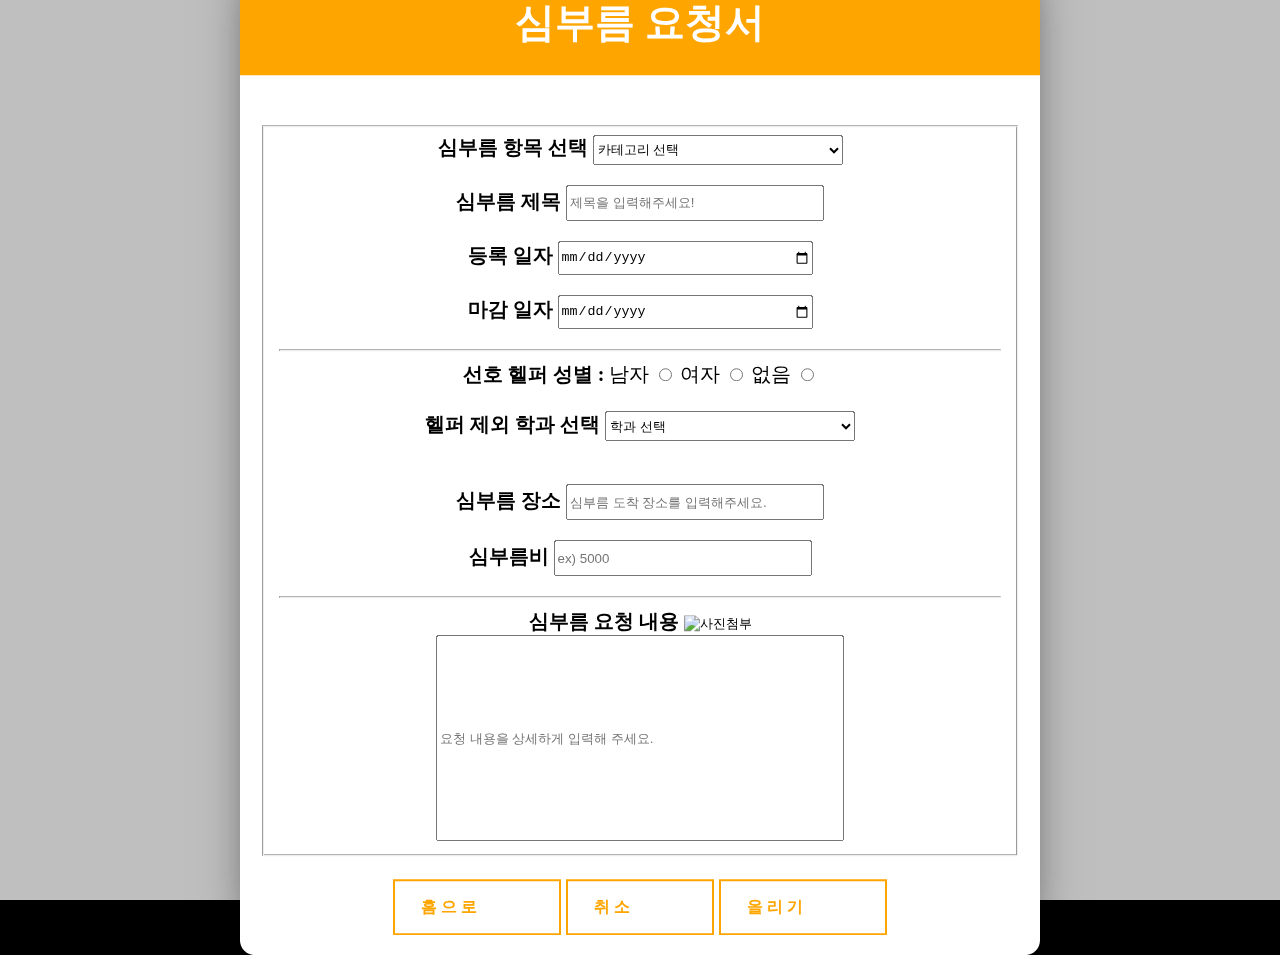
<file: deliveryService/src/main/webapp/deliverypopup.html>
<!DOCTYPE html>
<html>
<head>
<meta charset="EUC-KR">
<title>Insert title here</title>
<link rel="stylesheet" href="assets/css/popup.css" />
</head>
<body class="dimmed">
	 <form action="#" method="post">
    <div class="popup">
        <div class="title" align="center">�ɺθ� ��û��</div>
        <div class="content">
            <fieldset class = "fie1" align="center">
                <label class = "legend"><b>�ɺθ� �׸� ����</b> </label>
                <select name="errand" style="text-align: left; width: 250px; height: 30px;">
                    <option value="none">ī�װ��� ����</option>
                    <option value="10">���</option>
                    <option value="20">����</option>
                    <option value="30">���б�</option>
                    <option value="40">���Ҵ���</option>
                    <option value="50">�뺴���ϱ�</option>
                    <option value="60">����</option>
                    <option value="70">���� ����ֱ�</option>
                    <option value="80">��Ȱ�� ����</option>
                    <option value="90">�ݷ���</option>
                    <option value="100">��ǰ�뿩</option>
                    <option value="110">��Ÿ</option>
                </select>
                <br>
            
                <div data-role="content">
                    <p><label class = "legend"><b>�ɺθ� ����</b> </label> <input type="text" name="title" placeholder="������ �Է����ּ���!"
                        style="text-align: left; width: 250px; height: 30px;"></p>
                    <p><label class = "legend"><b>��� ����</b> </label> <input type="date" style="text-align: left; width: 250px; height: 30px;"></p>
                    <p><label class = "legend"><b>���� ����</b> </label> <input type="date" style="text-align: left; width: 250px; height: 30px;"></p>
                      
                    <hr>
                    <label class = "legend"><b>��ȣ ���� ���� : </b> </label>
                    	���� <input type="radio" name="gender" value="men"> ���� <input type="radio" name="gender" value="women"> ���� <input type="radio" name="gender" value="none">
                    <br>
                    <br>
                </div>
            
                <div data-role="content">
                    <label class = "legend"><b>���� ���� �а� ����</b> </label>
                    <select name="major" style="text-align: left; width: 250px; height: 30px;">
                        <option value="none">�а� ����</option>
                        <option value="10">��ȣ��</option>
                        <option value="20">�濵��</option>
                        <option value="30">������</option>
                        <option value="40">����������д�</option>
                        <option value="50">������</option>
                        <option value="60">�����</option>
                        <option value="70">��ȸ���д�</option>
                        <option value="80">��Ȱ���д�</option>
                        <option value="90">���ǰ���</option>
                        <option value="100">���д�</option>
                        <option value="110">������</option>
                        <option value="120">�ǰ���</option>
                        <option value="130">�ι���</option>
                        <option value="140">�ڿ����д�</option>
                        <option value="150">AI���մ�</option>
                    </select>
                    <br>
                    <br>
                </div>
            
            <div data-role="content">
                <p><label class = "legend"><b>�ɺθ� ���</b> </label> <input type="text" name="place" id="txt1" placeholder="�ɺθ� ���� ��Ҹ� �Է����ּ���." style="text-align: left; width: 250px; height: 30px;"></p>     
                <p><label class = "legend"><b>�ɺθ���</b> </label> <input type="text" name="money" placeholder="ex) 5000" style="text-align: left; width: 250px; height: 30px;"></p>
            </div>

            <hr>
            <div data-role="fieldcontain">
              <label class = "legend"><b>�ɺθ� ��û ����</b> </label>
              <input type="image" value="����÷��">
              <br>
              <input type="text" name="content" placeholder="��û ������ ���ϰ� �Է��� �ּ���."
              style="text-align: left; width: 400px; height: 200px;">
            </div>
            
        	</fieldset>
        	<br>
           <div data-role="footer" data-position="fixed" align="center">
                <a href="index.html" class="button next">Ȩ����</a>
                <a href="deliveryBoard.html" class="button next">���</a>
                <a href="deliveryBoard.html" class="button next">�ø���</a>
           </div>
            
         </div>
         </div>
         </form>   
            
        <!--  <div class="cmd">
            <input type="submit" name="btnclose" class="btn btn-primary" style="height:50px; font-size:20px;" value="�ݱ�">
            <input type="submit" class="btn btn-primary" style="margin-left:400px;" value="���� �Ϸ�">
        </div>-->
	
</body>
</html>
</file>
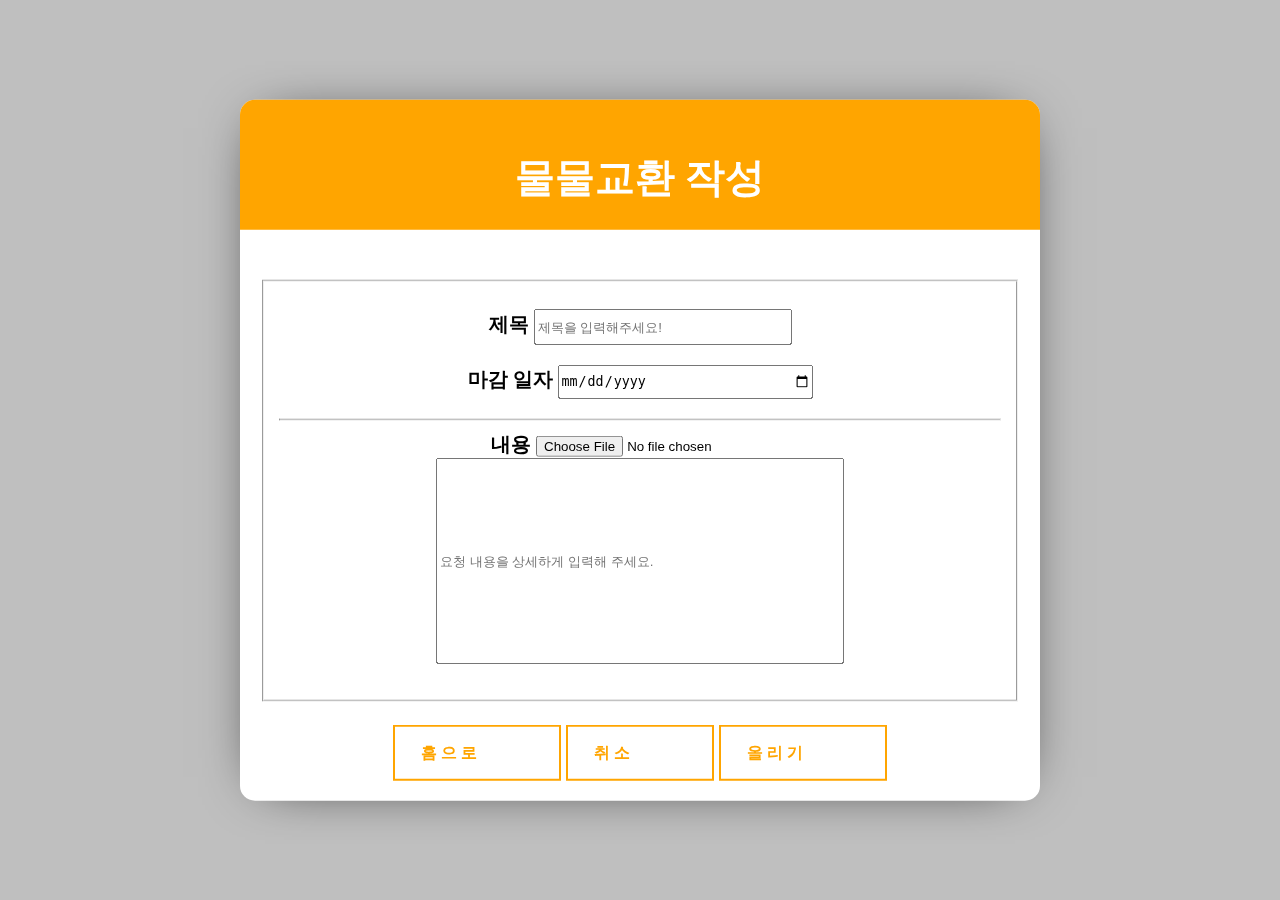
<file: deliveryService/src/main/webapp/ExchangePopup.html>
<!DOCTYPE html>
<html>
<head>
<meta charset="EUC-KR">
<title>������ȯ �ۼ�</title>
<link rel="stylesheet" href="assets/css/popup.css" />
</head>
<body class="dimmed">
	 <form action="ExchangeService" method="post" enctype="multipart/form-data">
    <div class="popup">
        <div class="title" align="center">������ȯ �ۼ�</div>
        <div class="content">
            <fieldset class = "fie1" align="center">
            
                <div data-role="content">
                    <p><label class = "legend"><b>����</b> </label> <input type="text" name="title" placeholder="������ �Է����ּ���!"
                        style="text-align: left; width: 250px; height: 30px;"></p>
                    <p><label class = "legend" ><b>���� ����</b> </label> <input type="date" name="deadline" style="text-align: left; width: 250px; height: 30px;"></p>
                      
                    <hr>
                    
                </div>
    
            <div data-role="fieldcontain">
              <label class = "legend"><b>����</b> </label>
              <input type="file" name="exfileName">
              <br>
              <input type="text" name="content" placeholder="��û ������ ���ϰ� �Է��� �ּ���."
              style="text-align: left; width: 400px; height: 200px;">
            </div>
            <br>
            
        	</fieldset>
        	<br>
           <div data-role="footer" data-position="fixed" align="center">
                <a href="index.jsp" class="button next">Ȩ����</a>
                <a href="index.jsp" class="button next">���</a>
                <button type="submit" class="button next">�ø���</button>
           </div>
            
         </div>
         </div>
         </form>   
            
        <!--  <div class="cmd">
            <input type="submit" name="btnclose" class="btn btn-primary" style="height:50px; font-size:20px;" value="�ݱ�">
            <input type="submit" class="btn btn-primary" style="margin-left:400px;" value="���� �Ϸ�">
        </div>-->
	
</body>
</html>
</file>
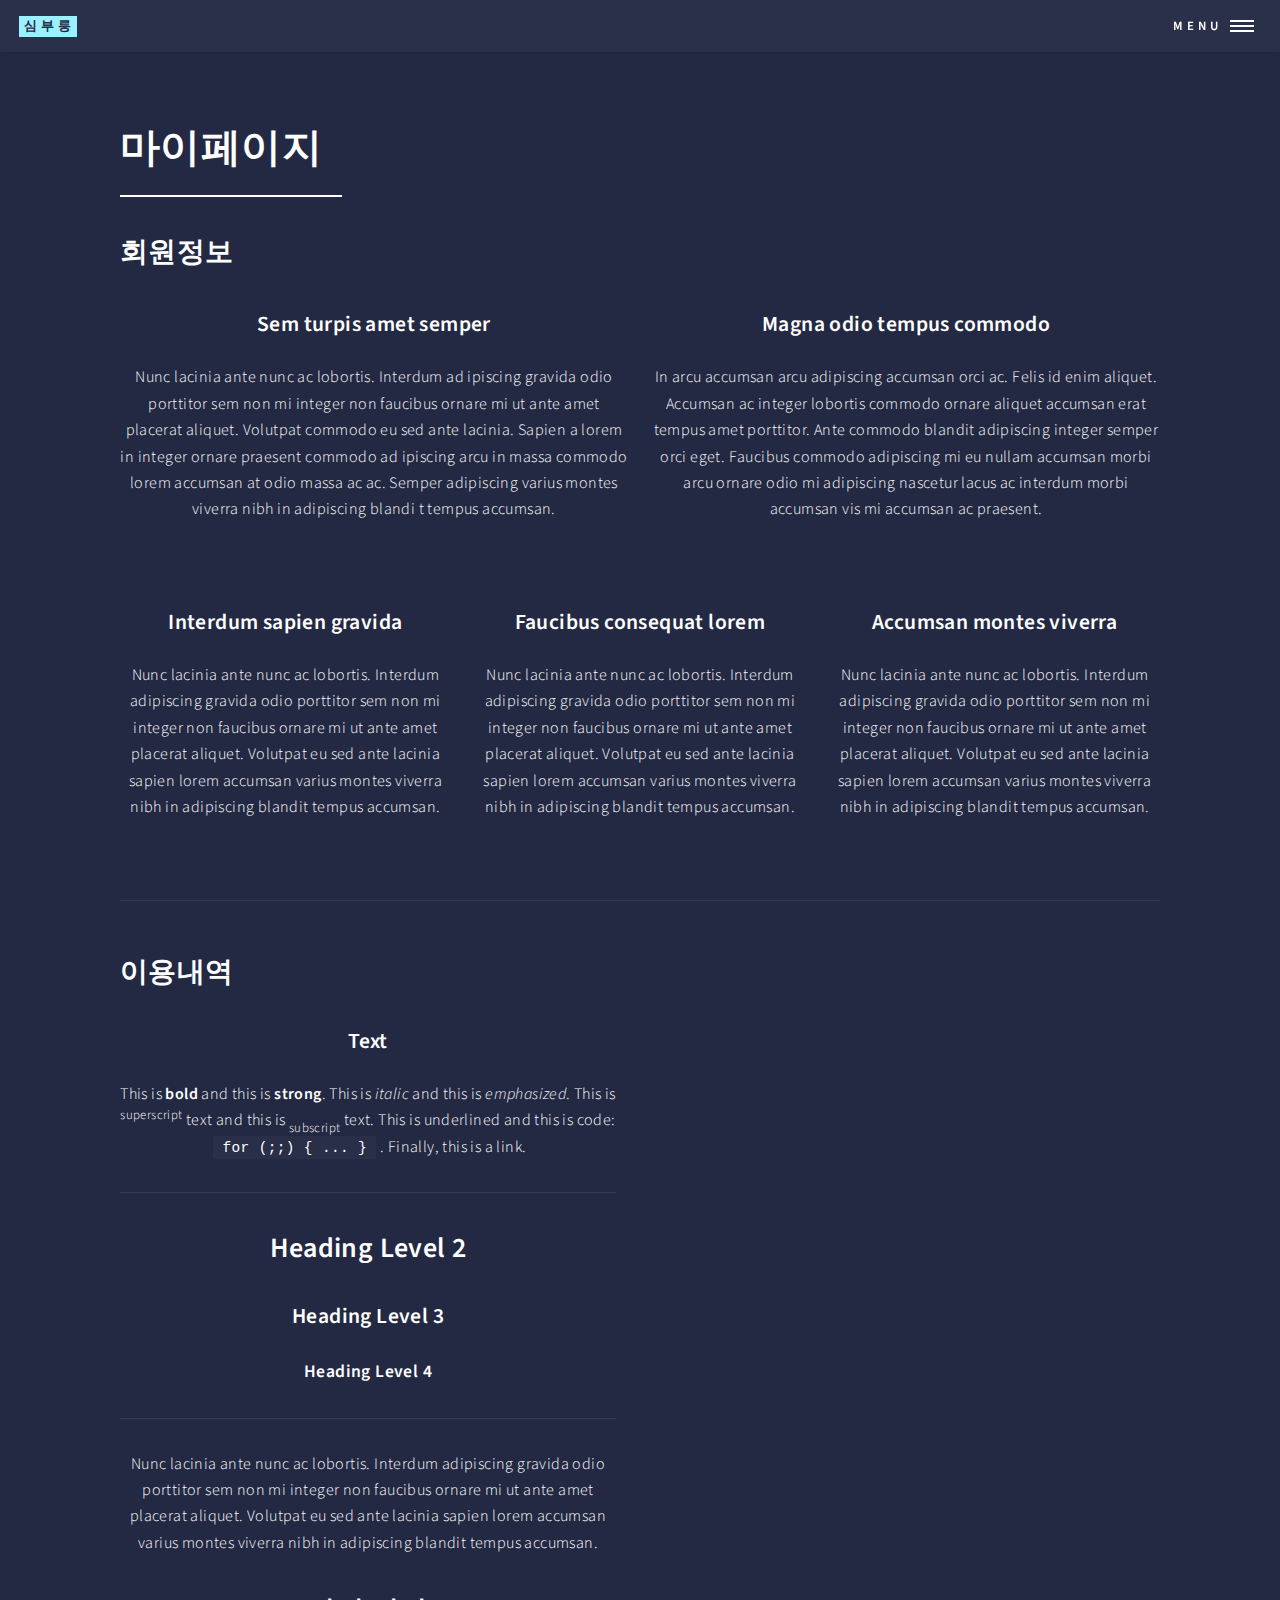
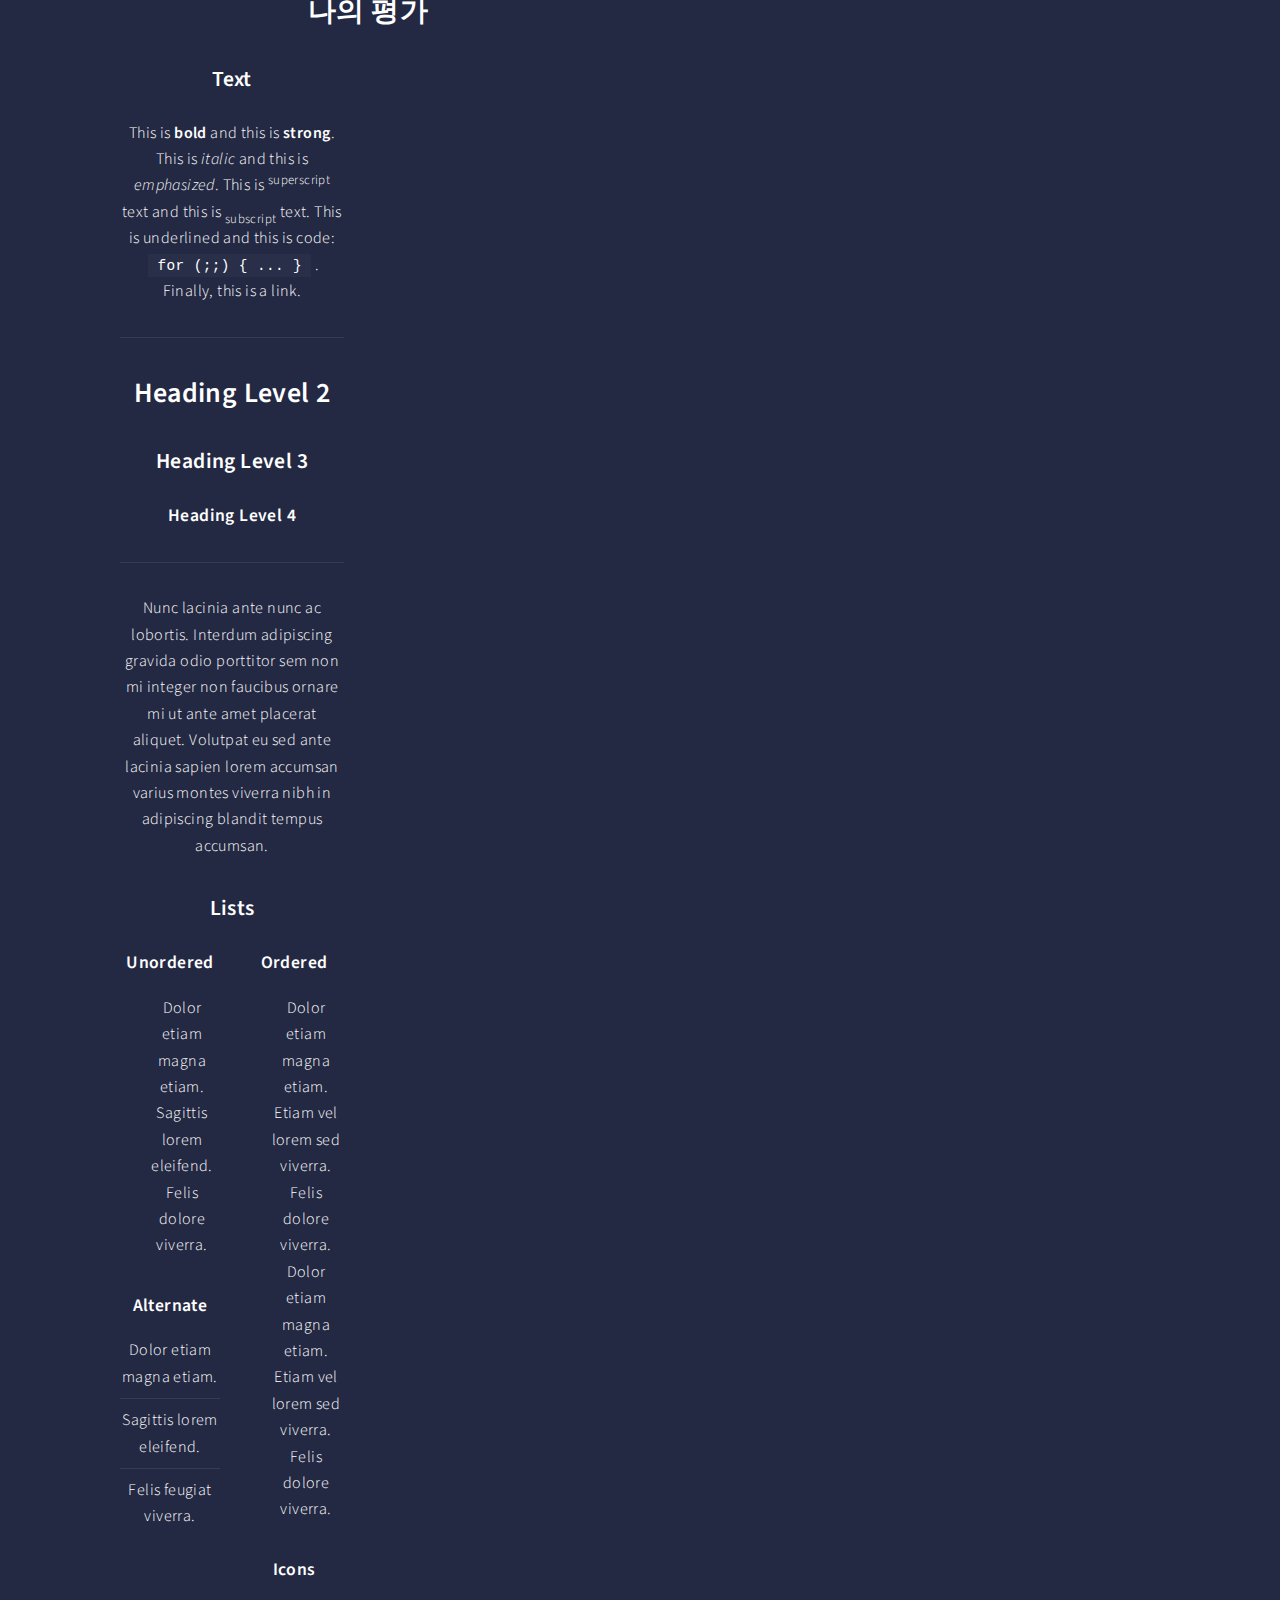
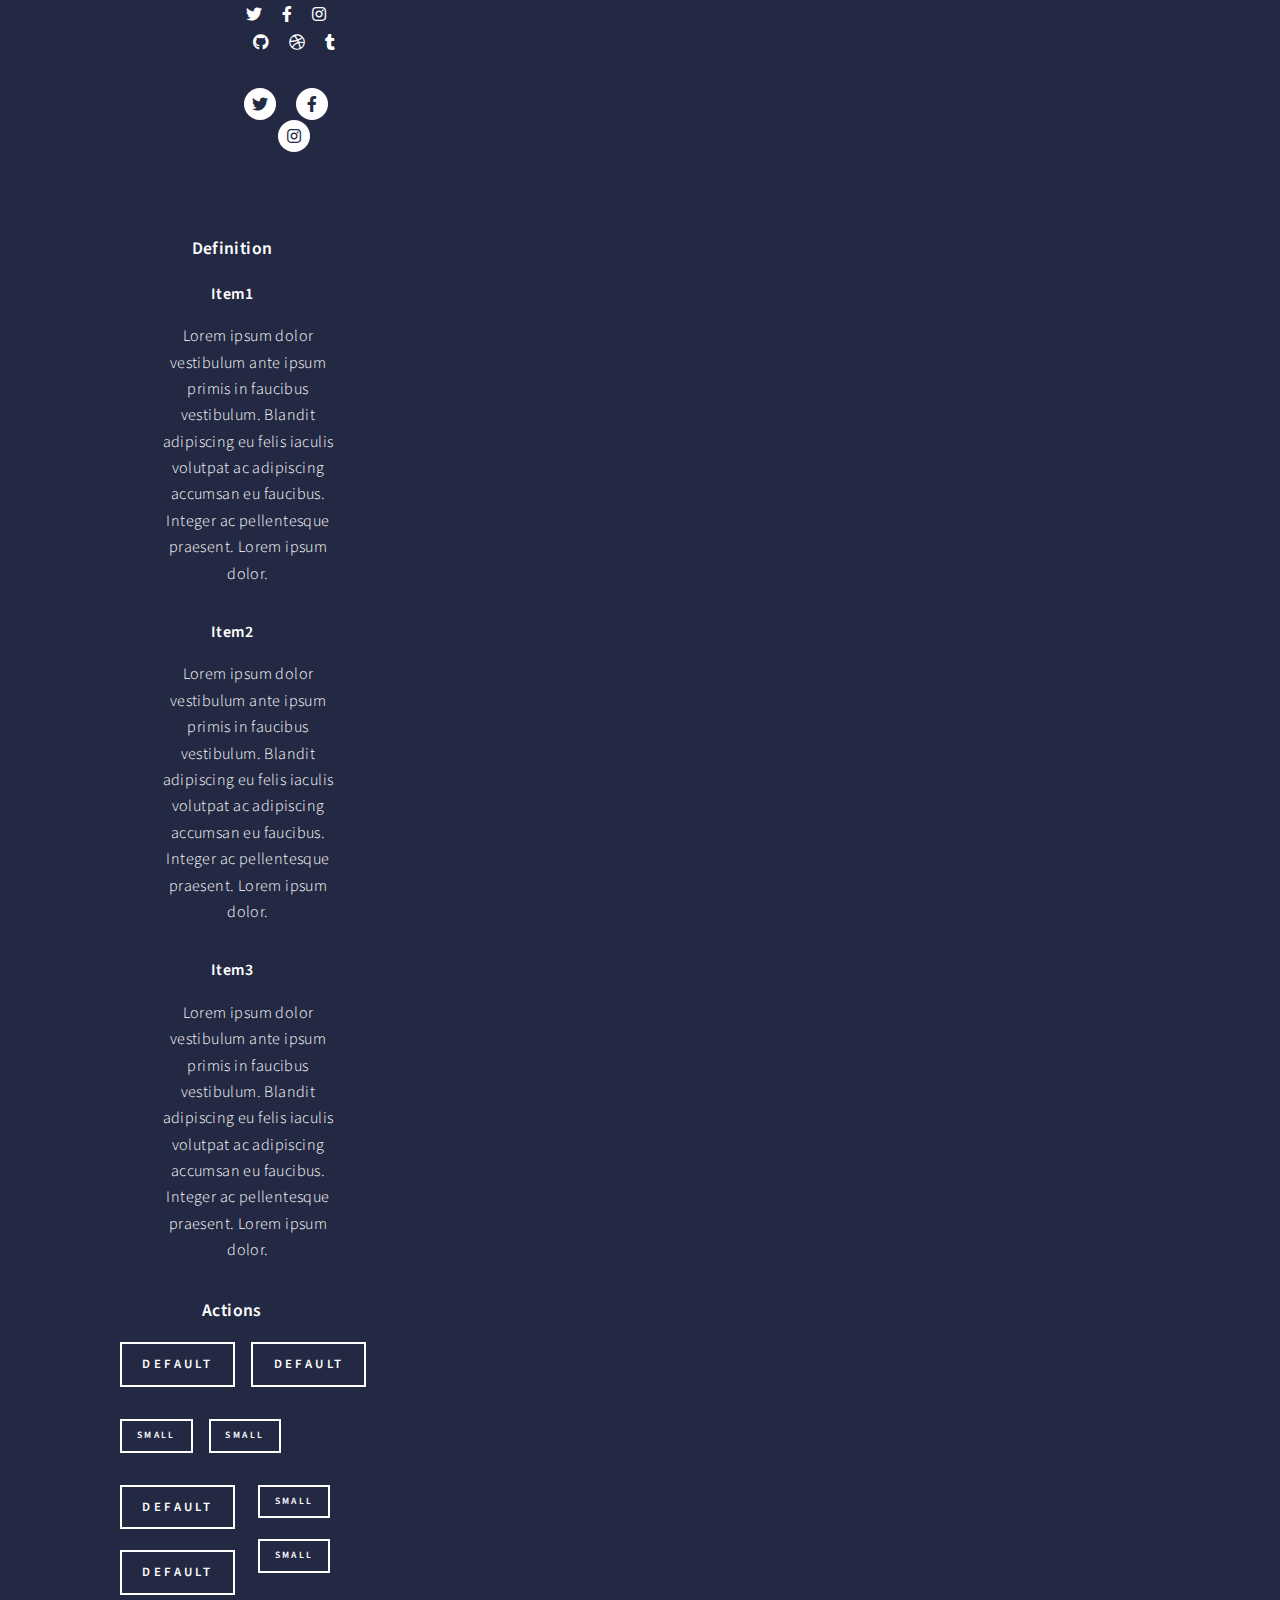
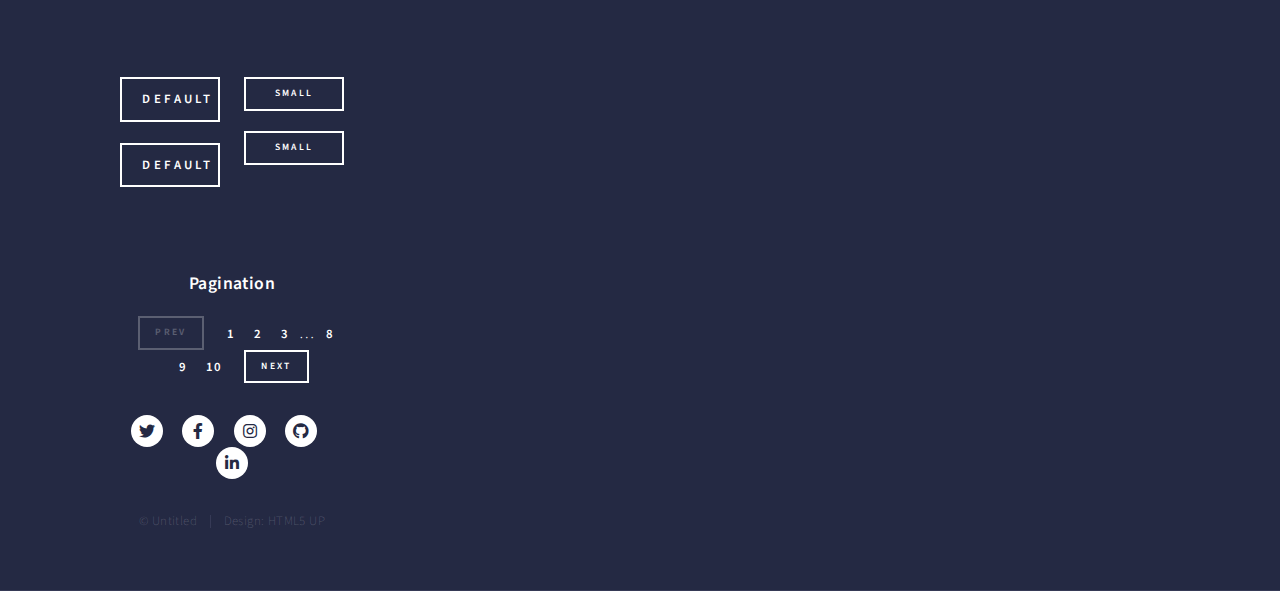
<file: deliveryService/src/main/webapp/myPage.html>
<!DOCTYPE HTML>
<!--
	Forty by HTML5 UP
	html5up.net | @ajlkn
	Free for personal and commercial use under the CCA 3.0 license (html5up.net/license)
-->
<html>
	<head>
		<title>마이페이지 - 심부릉</title>
		<meta charset="utf-8" />
		<meta name="viewport" content="width=device-width, initial-scale=1, user-scalable=no" />
		<link rel="stylesheet" href="assets/css/deliverymain.css" />
		<noscript><link rel="stylesheet" href="assets/css/noscript.css" /></noscript>
	</head>
	<body class="is-preload">

		<!-- Wrapper -->
			<div id="wrapper">

				<!-- Header -->
					<header id="header">
						<a href="index.html" class="logo"><strong>심부릉</strong> </a>
						<nav>
							<a href="#menu">Menu</a>
						</nav>
					</header>

				<!-- Menu -->
					<nav id="menu">
						<ul class="links">
							<li><a href="index.html">Home</a></li>
							<li><a href="deliveryBoard.html">심부름 게시판</a></li>
							<li><a href="Exchange.html">물물교환 게시판</a></li>
							<li><a href="myPage.html">마이페이지</a></li>
							<li><a href="callCenter.html">고객센터</a></li>
						</ul>
						<ul class="actions stacked">
							<li><a href="#" class="button fit">회원가입</a></li>
							<li><a href="login.html" class="button fit">로그인</a></li>
						</ul>
					</nav>

				<!-- Main -->
					<div id="main" class="alt">

						<!-- One -->
							<section id="one">
								<div class="inner">
									<header class="major">
										<h1>마이페이지</h1>
									</header>

									<!-- Content -->
										<h2 id="content">회원정보</h2>
										<p>
											
										</p>
										<div class="row">
											<div class="col-6 col-12-small">
												<h3>Sem turpis amet semper</h3>
												<p>Nunc lacinia ante nunc ac lobortis. Interdum ad
												ipiscing gravida odio porttitor sem non mi integer non faucibus 
												ornare mi ut ante amet placerat aliquet. Volutpat commodo eu sed 
												ante lacinia. Sapien a lorem in integer ornare praesent commodo ad
												ipiscing arcu in massa commodo lorem accumsan at odio massa ac ac.
												 Semper adipiscing varius montes viverra nibh in adipiscing blandi
												 t tempus accumsan.</p>
											</div>
											<div class="col-6 col-12-small">
												<h3>Magna odio tempus commodo</h3>
												<p>In arcu accumsan arcu adipiscing accumsan orci ac. Felis id enim aliquet. Accumsan ac integer lobortis commodo ornare aliquet accumsan erat tempus amet porttitor. Ante commodo blandit adipiscing integer semper orci eget. Faucibus commodo adipiscing mi eu nullam accumsan morbi arcu ornare odio mi adipiscing nascetur lacus ac interdum morbi accumsan vis mi accumsan ac praesent.</p>
											</div>
											<!-- Break -->
											<div class="col-4 col-12-medium">
												<h3>Interdum sapien gravida</h3>
												<p>Nunc lacinia ante nunc ac lobortis. Interdum adipiscing gravida odio porttitor sem non mi integer non faucibus ornare mi ut ante amet placerat aliquet. Volutpat eu sed ante lacinia sapien lorem accumsan varius montes viverra nibh in adipiscing blandit tempus accumsan.</p>
											</div>
											<div class="col-4 col-12-medium">
												<h3>Faucibus consequat lorem</h3>
												<p>Nunc lacinia ante nunc ac lobortis. Interdum adipiscing gravida odio porttitor sem non mi integer non faucibus ornare mi ut ante amet placerat aliquet. Volutpat eu sed ante lacinia sapien lorem accumsan varius montes viverra nibh in adipiscing blandit tempus accumsan.</p>
											</div>
											<div class="col-4 col-12-medium">
												<h3>Accumsan montes viverra</h3>
												<p>Nunc lacinia ante nunc ac lobortis. Interdum adipiscing gravida odio porttitor sem non mi integer non faucibus ornare mi ut ante amet placerat aliquet. Volutpat eu sed ante lacinia sapien lorem accumsan varius montes viverra nibh in adipiscing blandit tempus accumsan.</p>
											</div>
										</div>

									<hr class="major" />

									<!-- Elements -->
										<h2 id="elements">이용내역</h2>
										<div class="row gtr-200">
											<div class="col-6 col-12-medium">

												<!-- Text stuff -->
													<h3>Text</h3>
													<p>This is <b>bold</b> and this is <strong>strong</strong>. This is <i>italic</i> and this is <em>emphasized</em>.
													This is <sup>superscript</sup> text and this is <sub>subscript</sub> text.
													This is <u>underlined</u> and this is code: <code>for (;;) { ... }</code>.
													Finally, this is a <a href="#">link</a>.</p>
													<hr />
													<h2>Heading Level 2</h2>
													<h3>Heading Level 3</h3>
													<h4>Heading Level 4</h4>
													<hr />
													<p>Nunc lacinia ante nunc ac lobortis. Interdum adipiscing gravida odio porttitor sem non mi integer non faucibus ornare mi ut ante amet placerat aliquet. Volutpat eu sed ante lacinia sapien lorem accumsan varius montes viverra nibh in adipiscing blandit tempus accumsan.</p>

									<!-- Elements -->
										<h2 id="elements">나의 평가</h2>
										<div class="row gtr-200">
											<div class="col-6 col-12-medium">

												<!-- Text stuff -->
													<h3>Text</h3>
													<p>This is <b>bold</b> and this is <strong>strong</strong>. This is <i>italic</i> and this is <em>emphasized</em>.
													This is <sup>superscript</sup> text and this is <sub>subscript</sub> text.
													This is <u>underlined</u> and this is code: <code>for (;;) { ... }</code>.
													Finally, this is a <a href="#">link</a>.</p>
													<hr />
													<h2>Heading Level 2</h2>
													<h3>Heading Level 3</h3>
													<h4>Heading Level 4</h4>
													<hr />
													<p>Nunc lacinia ante nunc ac lobortis. Interdum adipiscing gravida odio porttitor sem non mi integer non faucibus ornare mi ut ante amet placerat aliquet. Volutpat eu sed ante lacinia sapien lorem accumsan varius montes viverra nibh in adipiscing blandit tempus accumsan.</p>
									
												<!-- Lists -->
													<h3>Lists</h3>
													<div class="row">
														<div class="col-6 col-12-small">

															<h4>Unordered</h4>
															<ul>
																<li>Dolor etiam magna etiam.</li>
																<li>Sagittis lorem eleifend.</li>
																<li>Felis dolore viverra.</li>
															</ul>

															<h4>Alternate</h4>
															<ul class="alt">
																<li>Dolor etiam magna etiam.</li>
																<li>Sagittis lorem eleifend.</li>
																<li>Felis feugiat viverra.</li>
															</ul>

														</div>
														<div class="col-6 col-12-small">

															<h4>Ordered</h4>
															<ol>
																<li>Dolor etiam magna etiam.</li>
																<li>Etiam vel lorem sed viverra.</li>
																<li>Felis dolore viverra.</li>
																<li>Dolor etiam magna etiam.</li>
																<li>Etiam vel lorem sed viverra.</li>
																<li>Felis dolore viverra.</li>
															</ol>

															<h4>Icons</h4>
															<ul class="icons">
																<li><a href="#" class="icon brands fa-twitter"><span class="label">Twitter</span></a></li>
																<li><a href="#" class="icon brands fa-facebook-f"><span class="label">Facebook</span></a></li>
																<li><a href="#" class="icon brands fa-instagram"><span class="label">Instagram</span></a></li>
																<li><a href="#" class="icon brands fa-github"><span class="label">Github</span></a></li>
																<li><a href="#" class="icon brands fa-dribbble"><span class="label">Dribbble</span></a></li>
																<li><a href="#" class="icon brands fa-tumblr"><span class="label">Tumblr</span></a></li>
															</ul>
															<ul class="icons">
																<li><a href="#" class="icon brands alt fa-twitter"><span class="label">Twitter</span></a></li>
																<li><a href="#" class="icon brands alt fa-facebook-f"><span class="label">Facebook</span></a></li>
																<li><a href="#" class="icon brands alt fa-instagram"><span class="label">Instagram</span></a></li>
															</ul>

														</div>
													</div>
													<h4>Definition</h4>
													<dl>
														<dt>Item1</dt>
														<dd>
															<p>Lorem ipsum dolor vestibulum ante ipsum primis in faucibus vestibulum. Blandit adipiscing eu felis iaculis volutpat ac adipiscing accumsan eu faucibus. Integer ac pellentesque praesent. Lorem ipsum dolor.</p>
														</dd>
														<dt>Item2</dt>
														<dd>
															<p>Lorem ipsum dolor vestibulum ante ipsum primis in faucibus vestibulum. Blandit adipiscing eu felis iaculis volutpat ac adipiscing accumsan eu faucibus. Integer ac pellentesque praesent. Lorem ipsum dolor.</p>
														</dd>
														<dt>Item3</dt>
														<dd>
															<p>Lorem ipsum dolor vestibulum ante ipsum primis in faucibus vestibulum. Blandit adipiscing eu felis iaculis volutpat ac adipiscing accumsan eu faucibus. Integer ac pellentesque praesent. Lorem ipsum dolor.</p>
														</dd>
													</dl>

													<h4>Actions</h4>
													<ul class="actions">
														<li><a href="#" class="button primary">Default</a></li>
														<li><a href="#" class="button">Default</a></li>
													</ul>
													<ul class="actions small">
														<li><a href="#" class="button primary small">Small</a></li>
														<li><a href="#" class="button small">Small</a></li>
													</ul>
													<div class="row">
														<div class="col-6 col-12-small">
															<ul class="actions stacked">
																<li><a href="#" class="button primary">Default</a></li>
																<li><a href="#" class="button">Default</a></li>
															</ul>
														</div>
														<div class="col-6 col-12-small">
															<ul class="actions stacked">
																<li><a href="#" class="button primary small">Small</a></li>
																<li><a href="#" class="button small">Small</a></li>
															</ul>
														</div>
														<div class="col-6 col-12-small">
															<ul class="actions stacked">
																<li><a href="#" class="button primary fit">Default</a></li>
																<li><a href="#" class="button fit">Default</a></li>
															</ul>
														</div>
														<div class="col-6 col-12-small">
															<ul class="actions stacked">
																<li><a href="#" class="button primary small fit">Small</a></li>
																<li><a href="#" class="button small fit">Small</a></li>
															</ul>
														</div>
													</div>

													<h4>Pagination</h4>
													<ul class="pagination">
														<li><span class="button small disabled">Prev</span></li>
														<li><a href="#" class="page active">1</a></li>
														<li><a href="#" class="page">2</a></li>
														<li><a href="#" class="page">3</a></li>
														<li><span>&hellip;</span></li>
														<li><a href="#" class="page">8</a></li>
														<li><a href="#" class="page">9</a></li>
														<li><a href="#" class="page">10</a></li>
														<li><a href="#" class="button small">Next</a></li>
													</ul>				

				<!-- Footer -->
					<footer id="footer">
						<div class="inner">
							<ul class="icons">
								<li><a href="#" class="icon brands alt fa-twitter"><span class="label">Twitter</span></a></li>
								<li><a href="#" class="icon brands alt fa-facebook-f"><span class="label">Facebook</span></a></li>
								<li><a href="#" class="icon brands alt fa-instagram"><span class="label">Instagram</span></a></li>
								<li><a href="#" class="icon brands alt fa-github"><span class="label">GitHub</span></a></li>
								<li><a href="#" class="icon brands alt fa-linkedin-in"><span class="label">LinkedIn</span></a></li>
							</ul>
							<ul class="copyright">
								<li>&copy; Untitled</li><li>Design: <a href="https://html5up.net">HTML5 UP</a></li>
							</ul>
						</div>
					</footer>

			</div>

		<!-- Scripts -->
			<script src="assets/js/jquery.min.js"></script>
			<script src="assets/js/jquery.scrolly.min.js"></script>
			<script src="assets/js/jquery.scrollex.min.js"></script>
			<script src="assets/js/browser.min.js"></script>
			<script src="assets/js/breakpoints.min.js"></script>
			<script src="assets/js/util.js"></script>
			<script src="assets/js/main.js"></script>

	</body>
</html>
</file>
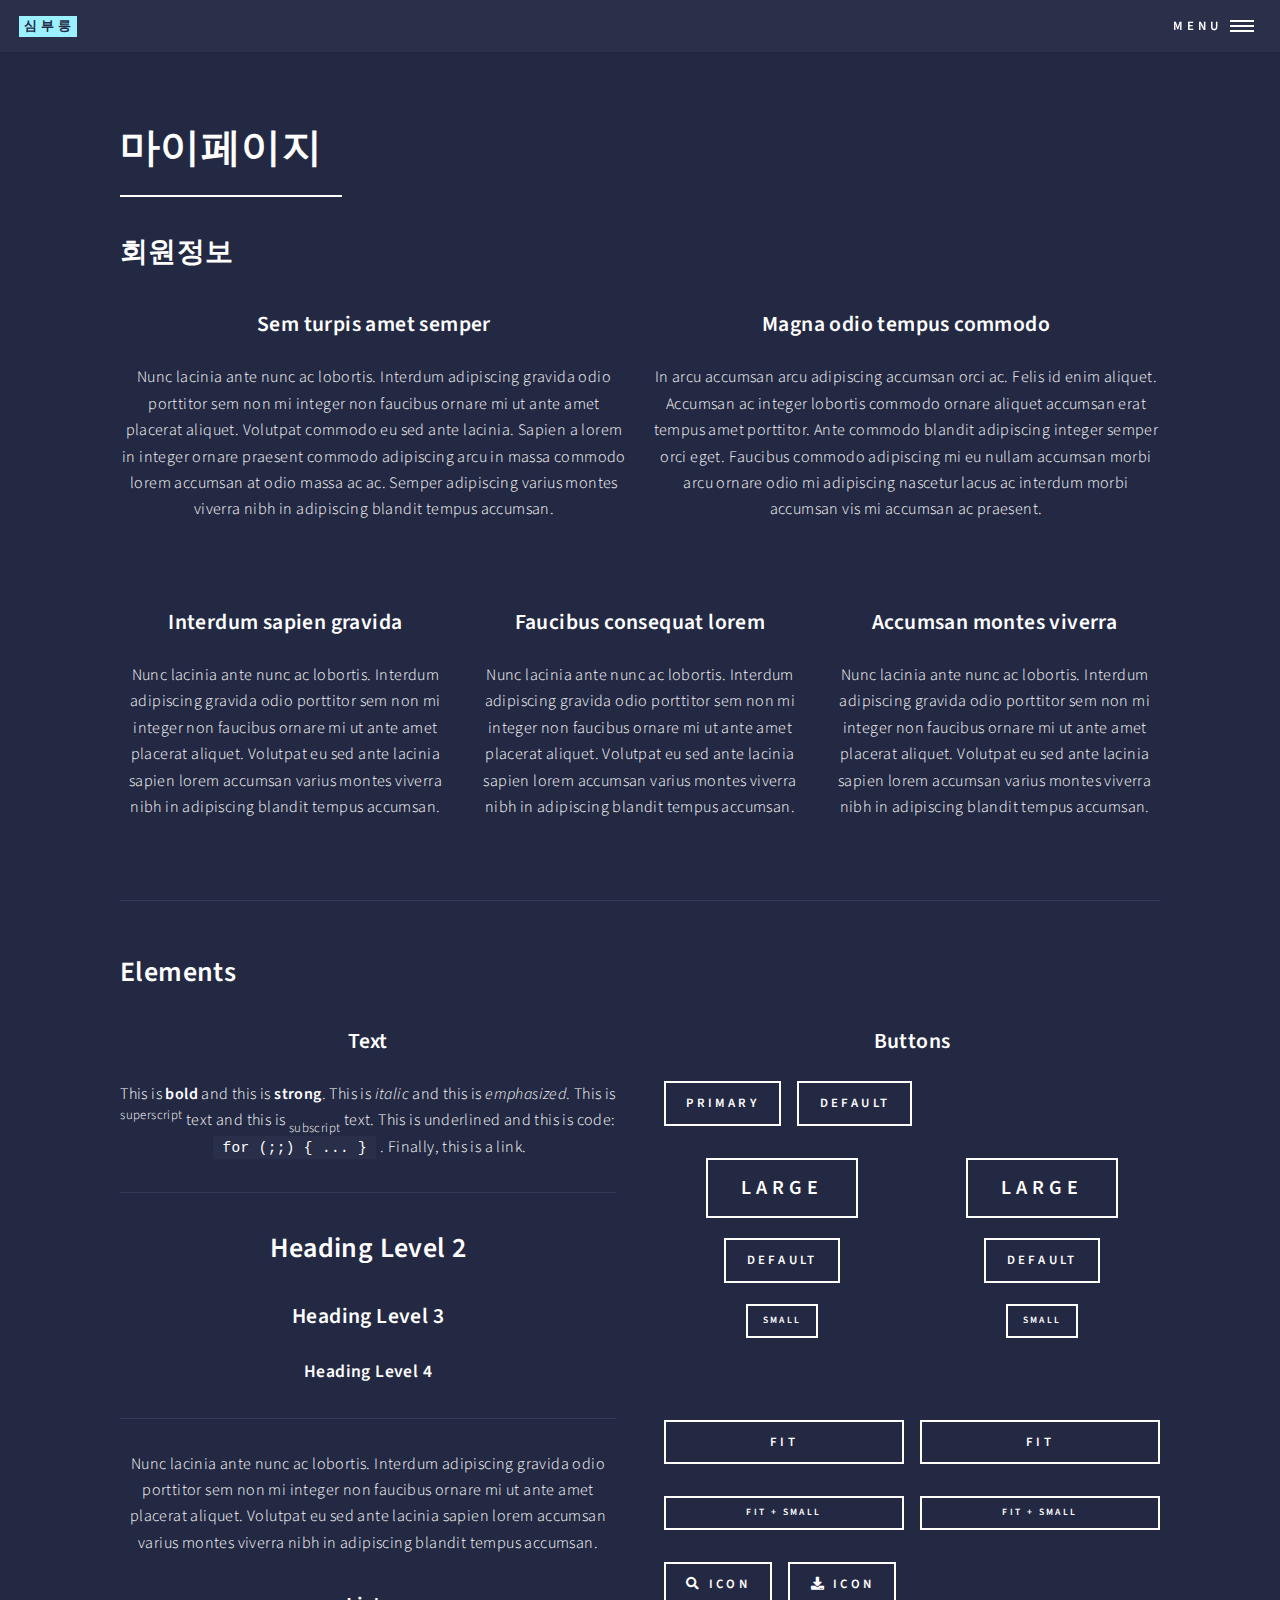
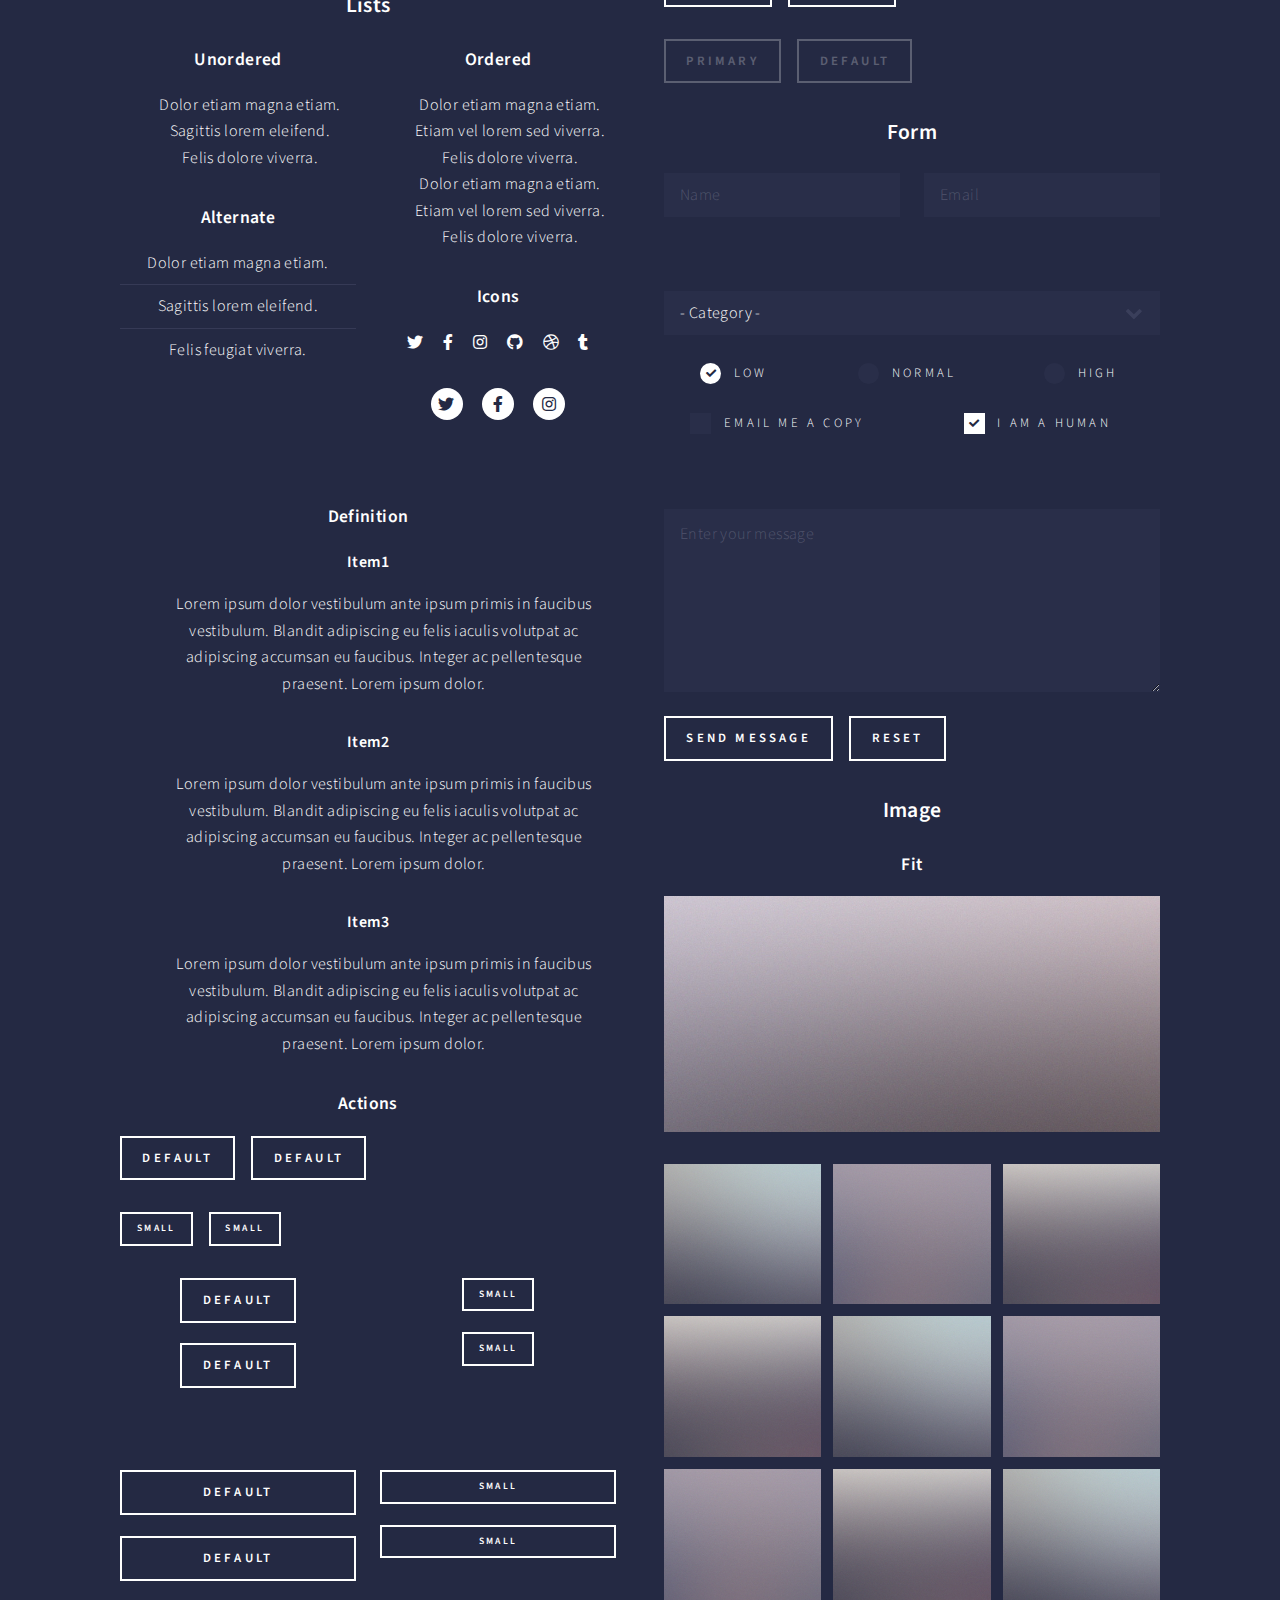
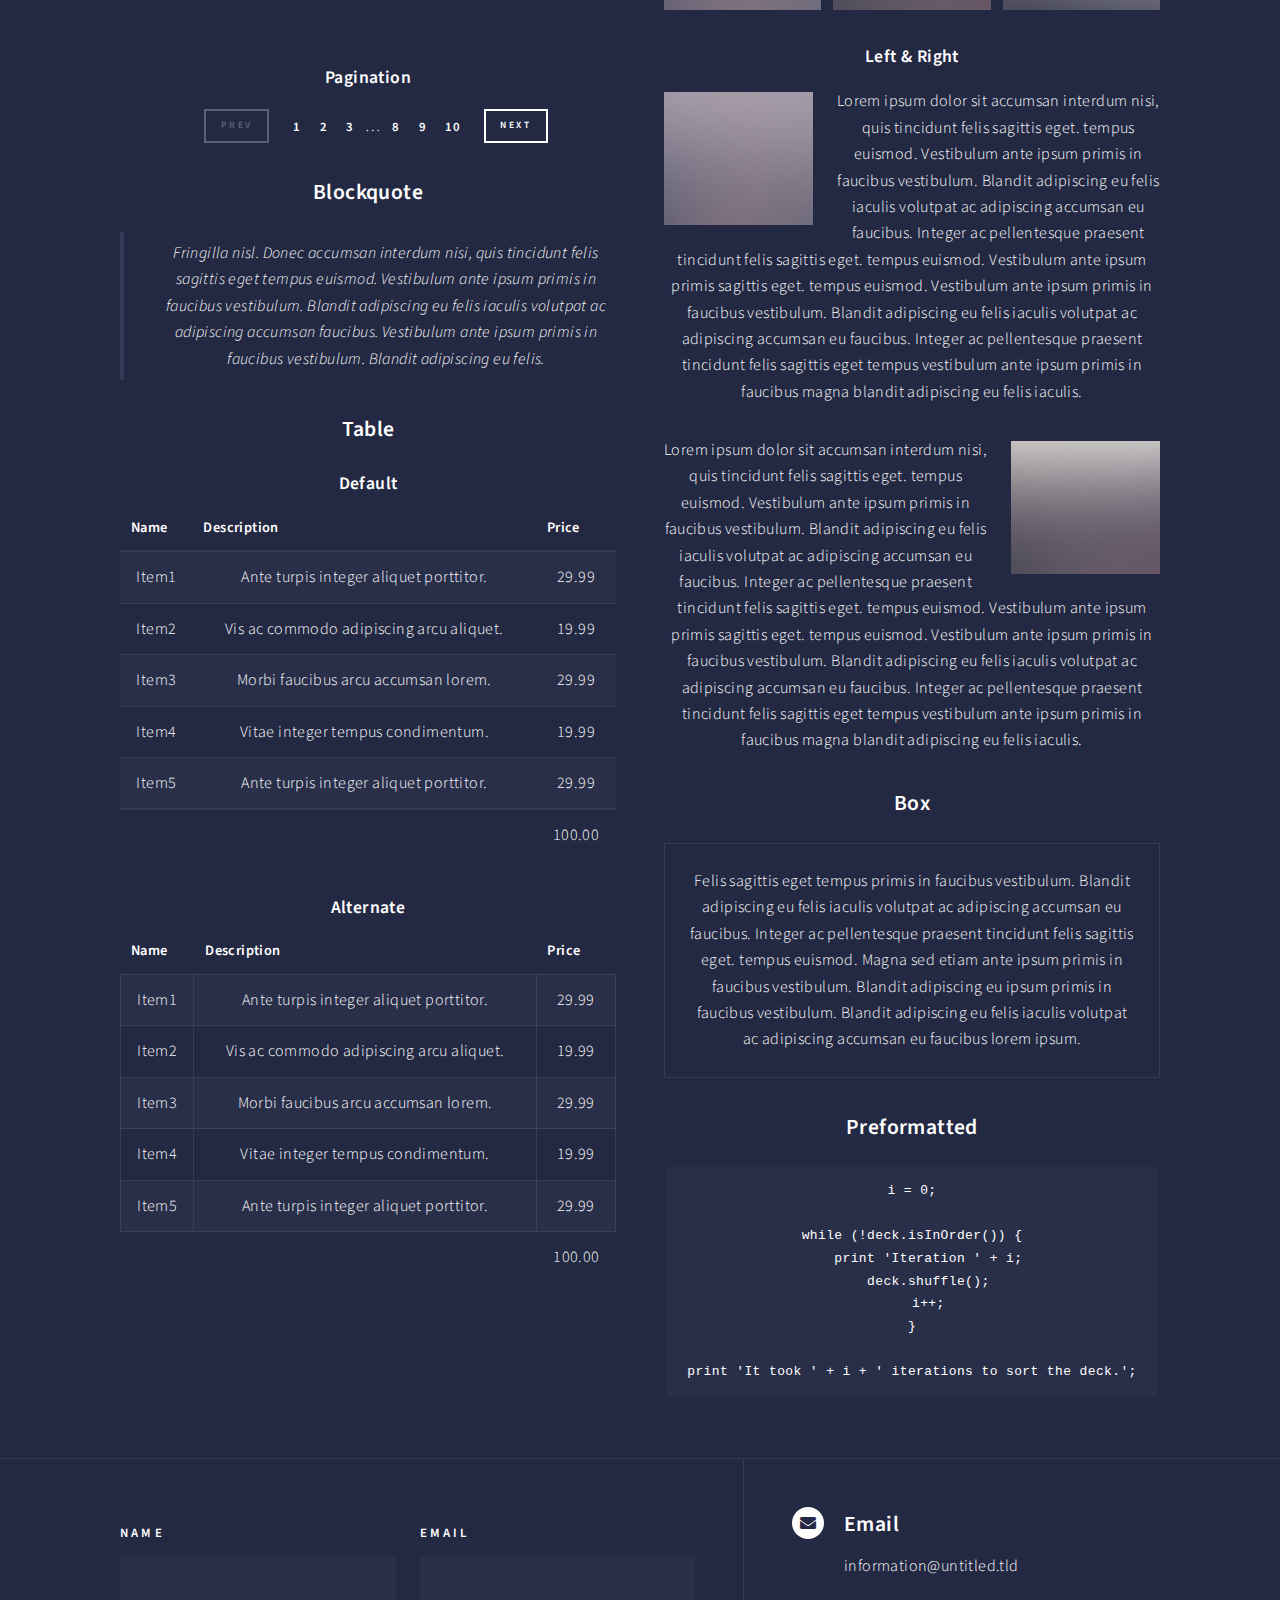
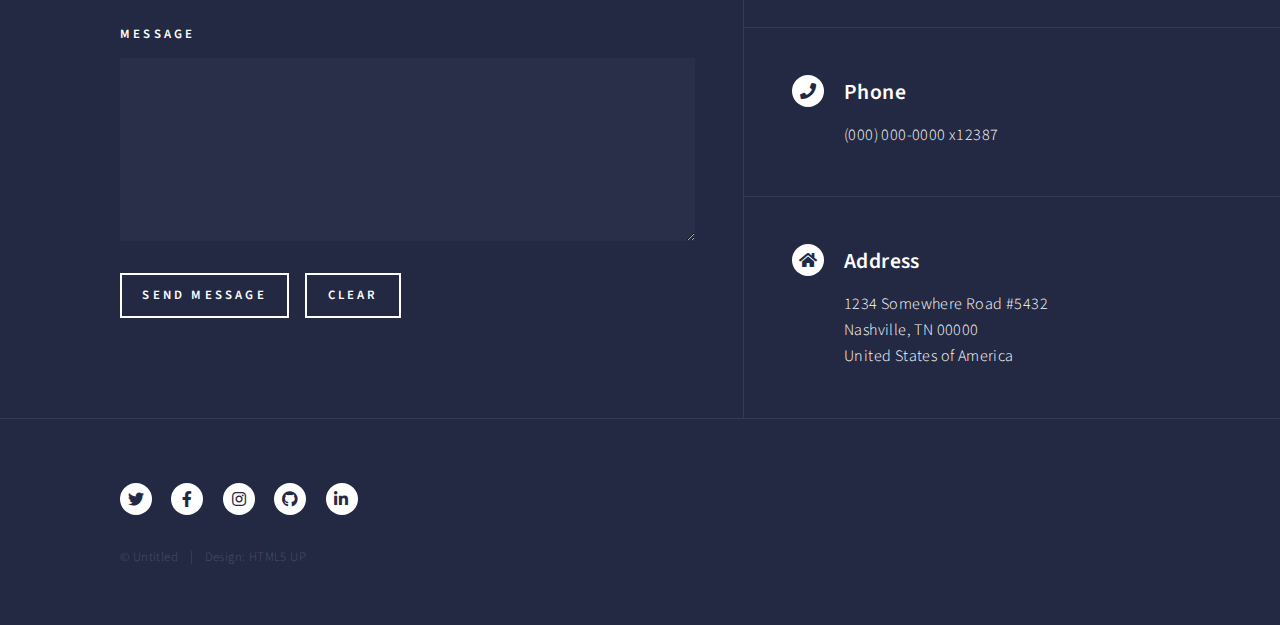
<file: deliveryService/src/main/webapp/myPage2.html>
<!DOCTYPE HTML>
<!--
	Forty by HTML5 UP
	html5up.net | @ajlkn
	Free for personal and commercial use under the CCA 3.0 license (html5up.net/license)
-->
<html>
	<head>
		<title>마이페이지 - 심부릉</title>
		<meta charset="utf-8" />
		<meta name="viewport" content="width=device-width, initial-scale=1, user-scalable=no" />
		<link rel="stylesheet" href="assets/css/deliverymain.css" />
		<noscript><link rel="stylesheet" href="assets/css/noscript.css" /></noscript>
	</head>
	<body class="is-preload">

		<!-- Wrapper -->
			<div id="wrapper">

				<!-- Header -->
					<header id="header">
						<a href="index.html" class="logo"><strong>심부릉</strong> </a>
						<nav>
							<a href="#menu">Menu</a>
						</nav>
					</header>

				<!-- Menu -->
					<nav id="menu">
						<ul class="links">
							<li><a href="index.html">Home</a></li>
							<li><a href="deliveryBoard.html">심부름 게시판</a></li>
							<li><a href="Exchange.html">물물교환 게시판</a></li>
							<li><a href="myPage.html">마이페이지</a></li>
							<li><a href="callCenter.html">고객센터</a></li>
						</ul>
						<ul class="actions stacked">
							<li><a href="#" class="button fit">회원가입</a></li>
							<li><a href="login.html" class="button fit">로그인</a></li>
						</ul>
					</nav>

				<!-- Main -->
					<div id="main" class="alt">

						<!-- One -->
							<section id="one">
								<div class="inner">
									<header class="major">
										<h1>마이페이지</h1>
									</header>

									<!-- Content -->
										<h2 id="content">회원정보</h2>
										<p>
											
										</p>
										<div class="row">
											<div class="col-6 col-12-small">
												<h3>Sem turpis amet semper</h3>
												<p>Nunc lacinia ante nunc ac lobortis. Interdum adipiscing gravida odio porttitor sem non mi integer non faucibus ornare mi ut ante amet placerat aliquet. Volutpat commodo eu sed ante lacinia. Sapien a lorem in integer ornare praesent commodo adipiscing arcu in massa commodo lorem accumsan at odio massa ac ac. Semper adipiscing varius montes viverra nibh in adipiscing blandit tempus accumsan.</p>
											</div>
											<div class="col-6 col-12-small">
												<h3>Magna odio tempus commodo</h3>
												<p>In arcu accumsan arcu adipiscing accumsan orci ac. Felis id enim aliquet. Accumsan ac integer lobortis commodo ornare aliquet accumsan erat tempus amet porttitor. Ante commodo blandit adipiscing integer semper orci eget. Faucibus commodo adipiscing mi eu nullam accumsan morbi arcu ornare odio mi adipiscing nascetur lacus ac interdum morbi accumsan vis mi accumsan ac praesent.</p>
											</div>
											<!-- Break -->
											<div class="col-4 col-12-medium">
												<h3>Interdum sapien gravida</h3>
												<p>Nunc lacinia ante nunc ac lobortis. Interdum adipiscing gravida odio porttitor sem non mi integer non faucibus ornare mi ut ante amet placerat aliquet. Volutpat eu sed ante lacinia sapien lorem accumsan varius montes viverra nibh in adipiscing blandit tempus accumsan.</p>
											</div>
											<div class="col-4 col-12-medium">
												<h3>Faucibus consequat lorem</h3>
												<p>Nunc lacinia ante nunc ac lobortis. Interdum adipiscing gravida odio porttitor sem non mi integer non faucibus ornare mi ut ante amet placerat aliquet. Volutpat eu sed ante lacinia sapien lorem accumsan varius montes viverra nibh in adipiscing blandit tempus accumsan.</p>
											</div>
											<div class="col-4 col-12-medium">
												<h3>Accumsan montes viverra</h3>
												<p>Nunc lacinia ante nunc ac lobortis. Interdum adipiscing gravida odio porttitor sem non mi integer non faucibus ornare mi ut ante amet placerat aliquet. Volutpat eu sed ante lacinia sapien lorem accumsan varius montes viverra nibh in adipiscing blandit tempus accumsan.</p>
											</div>
										</div>

									<hr class="major" />

									<!-- Elements -->
										<h2 id="elements">Elements</h2>
										<div class="row gtr-200">
											<div class="col-6 col-12-medium">

												<!-- Text stuff -->
													<h3>Text</h3>
													<p>This is <b>bold</b> and this is <strong>strong</strong>. This is <i>italic</i> and this is <em>emphasized</em>.
													This is <sup>superscript</sup> text and this is <sub>subscript</sub> text.
													This is <u>underlined</u> and this is code: <code>for (;;) { ... }</code>.
													Finally, this is a <a href="#">link</a>.</p>
													<hr />
													<h2>Heading Level 2</h2>
													<h3>Heading Level 3</h3>
													<h4>Heading Level 4</h4>
													<hr />
													<p>Nunc lacinia ante nunc ac lobortis. Interdum adipiscing gravida odio porttitor sem non mi integer non faucibus ornare mi ut ante amet placerat aliquet. Volutpat eu sed ante lacinia sapien lorem accumsan varius montes viverra nibh in adipiscing blandit tempus accumsan.</p>

												<!-- Lists -->
													<h3>Lists</h3>
													<div class="row">
														<div class="col-6 col-12-small">

															<h4>Unordered</h4>
															<ul>
																<li>Dolor etiam magna etiam.</li>
																<li>Sagittis lorem eleifend.</li>
																<li>Felis dolore viverra.</li>
															</ul>

															<h4>Alternate</h4>
															<ul class="alt">
																<li>Dolor etiam magna etiam.</li>
																<li>Sagittis lorem eleifend.</li>
																<li>Felis feugiat viverra.</li>
															</ul>

														</div>
														<div class="col-6 col-12-small">

															<h4>Ordered</h4>
															<ol>
																<li>Dolor etiam magna etiam.</li>
																<li>Etiam vel lorem sed viverra.</li>
																<li>Felis dolore viverra.</li>
																<li>Dolor etiam magna etiam.</li>
																<li>Etiam vel lorem sed viverra.</li>
																<li>Felis dolore viverra.</li>
															</ol>

															<h4>Icons</h4>
															<ul class="icons">
																<li><a href="#" class="icon brands fa-twitter"><span class="label">Twitter</span></a></li>
																<li><a href="#" class="icon brands fa-facebook-f"><span class="label">Facebook</span></a></li>
																<li><a href="#" class="icon brands fa-instagram"><span class="label">Instagram</span></a></li>
																<li><a href="#" class="icon brands fa-github"><span class="label">Github</span></a></li>
																<li><a href="#" class="icon brands fa-dribbble"><span class="label">Dribbble</span></a></li>
																<li><a href="#" class="icon brands fa-tumblr"><span class="label">Tumblr</span></a></li>
															</ul>
															<ul class="icons">
																<li><a href="#" class="icon brands alt fa-twitter"><span class="label">Twitter</span></a></li>
																<li><a href="#" class="icon brands alt fa-facebook-f"><span class="label">Facebook</span></a></li>
																<li><a href="#" class="icon brands alt fa-instagram"><span class="label">Instagram</span></a></li>
															</ul>

														</div>
													</div>
													<h4>Definition</h4>
													<dl>
														<dt>Item1</dt>
														<dd>
															<p>Lorem ipsum dolor vestibulum ante ipsum primis in faucibus vestibulum. Blandit adipiscing eu felis iaculis volutpat ac adipiscing accumsan eu faucibus. Integer ac pellentesque praesent. Lorem ipsum dolor.</p>
														</dd>
														<dt>Item2</dt>
														<dd>
															<p>Lorem ipsum dolor vestibulum ante ipsum primis in faucibus vestibulum. Blandit adipiscing eu felis iaculis volutpat ac adipiscing accumsan eu faucibus. Integer ac pellentesque praesent. Lorem ipsum dolor.</p>
														</dd>
														<dt>Item3</dt>
														<dd>
															<p>Lorem ipsum dolor vestibulum ante ipsum primis in faucibus vestibulum. Blandit adipiscing eu felis iaculis volutpat ac adipiscing accumsan eu faucibus. Integer ac pellentesque praesent. Lorem ipsum dolor.</p>
														</dd>
													</dl>

													<h4>Actions</h4>
													<ul class="actions">
														<li><a href="#" class="button primary">Default</a></li>
														<li><a href="#" class="button">Default</a></li>
													</ul>
													<ul class="actions small">
														<li><a href="#" class="button primary small">Small</a></li>
														<li><a href="#" class="button small">Small</a></li>
													</ul>
													<div class="row">
														<div class="col-6 col-12-small">
															<ul class="actions stacked">
																<li><a href="#" class="button primary">Default</a></li>
																<li><a href="#" class="button">Default</a></li>
															</ul>
														</div>
														<div class="col-6 col-12-small">
															<ul class="actions stacked">
																<li><a href="#" class="button primary small">Small</a></li>
																<li><a href="#" class="button small">Small</a></li>
															</ul>
														</div>
														<div class="col-6 col-12-small">
															<ul class="actions stacked">
																<li><a href="#" class="button primary fit">Default</a></li>
																<li><a href="#" class="button fit">Default</a></li>
															</ul>
														</div>
														<div class="col-6 col-12-small">
															<ul class="actions stacked">
																<li><a href="#" class="button primary small fit">Small</a></li>
																<li><a href="#" class="button small fit">Small</a></li>
															</ul>
														</div>
													</div>

													<h4>Pagination</h4>
													<ul class="pagination">
														<li><span class="button small disabled">Prev</span></li>
														<li><a href="#" class="page active">1</a></li>
														<li><a href="#" class="page">2</a></li>
														<li><a href="#" class="page">3</a></li>
														<li><span>&hellip;</span></li>
														<li><a href="#" class="page">8</a></li>
														<li><a href="#" class="page">9</a></li>
														<li><a href="#" class="page">10</a></li>
														<li><a href="#" class="button small">Next</a></li>
													</ul>

												<!-- Blockquote -->
													<h3>Blockquote</h3>
													<blockquote>Fringilla nisl. Donec accumsan interdum nisi, quis tincidunt felis sagittis eget tempus euismod. Vestibulum ante ipsum primis in faucibus vestibulum. Blandit adipiscing eu felis iaculis volutpat ac adipiscing accumsan faucibus. Vestibulum ante ipsum primis in faucibus vestibulum. Blandit adipiscing eu felis.</blockquote>

												<!-- Table -->
													<h3>Table</h3>

													<h4>Default</h4>
													<div class="table-wrapper">
														<table>
															<thead>
																<tr>
																	<th>Name</th>
																	<th>Description</th>
																	<th>Price</th>
																</tr>
															</thead>
															<tbody>
																<tr>
																	<td>Item1</td>
																	<td>Ante turpis integer aliquet porttitor.</td>
																	<td>29.99</td>
																</tr>
																<tr>
																	<td>Item2</td>
																	<td>Vis ac commodo adipiscing arcu aliquet.</td>
																	<td>19.99</td>
																</tr>
																<tr>
																	<td>Item3</td>
																	<td> Morbi faucibus arcu accumsan lorem.</td>
																	<td>29.99</td>
																</tr>
																<tr>
																	<td>Item4</td>
																	<td>Vitae integer tempus condimentum.</td>
																	<td>19.99</td>
																</tr>
																<tr>
																	<td>Item5</td>
																	<td>Ante turpis integer aliquet porttitor.</td>
																	<td>29.99</td>
																</tr>
															</tbody>
															<tfoot>
																<tr>
																	<td colspan="2"></td>
																	<td>100.00</td>
																</tr>
															</tfoot>
														</table>
													</div>

													<h4>Alternate</h4>
													<div class="table-wrapper">
														<table class="alt">
															<thead>
																<tr>
																	<th>Name</th>
																	<th>Description</th>
																	<th>Price</th>
																</tr>
															</thead>
															<tbody>
																<tr>
																	<td>Item1</td>
																	<td>Ante turpis integer aliquet porttitor.</td>
																	<td>29.99</td>
																</tr>
																<tr>
																	<td>Item2</td>
																	<td>Vis ac commodo adipiscing arcu aliquet.</td>
																	<td>19.99</td>
																</tr>
																<tr>
																	<td>Item3</td>
																	<td> Morbi faucibus arcu accumsan lorem.</td>
																	<td>29.99</td>
																</tr>
																<tr>
																	<td>Item4</td>
																	<td>Vitae integer tempus condimentum.</td>
																	<td>19.99</td>
																</tr>
																<tr>
																	<td>Item5</td>
																	<td>Ante turpis integer aliquet porttitor.</td>
																	<td>29.99</td>
																</tr>
															</tbody>
															<tfoot>
																<tr>
																	<td colspan="2"></td>
																	<td>100.00</td>
																</tr>
															</tfoot>
														</table>
													</div>

											</div>
											<div class="col-6 col-12-medium">

												<!-- Buttons -->
													<h3>Buttons</h3>
													<ul class="actions">
														<li><a href="#" class="button primary">Primary</a></li>
														<li><a href="#" class="button">Default</a></li>
													</ul>
													<div class="row">
														<div class="col-6 col-12-xsmall">
															<ul class="actions stacked">
																<li><a href="#" class="button large">Large</a></li>
																<li><a href="#" class="button">Default</a></li>
																<li><a href="#" class="button small">Small</a></li>
															</ul>
														</div>
														<div class="col-6 col-12-xsmall">
															<ul class="actions stacked">
																<li><a href="#" class="button primary large">Large</a></li>
																<li><a href="#" class="button primary">Default</a></li>
																<li><a href="#" class="button primary small">Small</a></li>
															</ul>
														</div>
													</div>
													<ul class="actions fit">
														<li><a href="#" class="button primary fit">Fit</a></li>
														<li><a href="#" class="button fit">Fit</a></li>
													</ul>
													<ul class="actions fit small">
														<li><a href="#" class="button primary fit small">Fit + Small</a></li>
														<li><a href="#" class="button fit small">Fit + Small</a></li>
													</ul>
													<ul class="actions">
														<li><a href="#" class="button primary icon solid fa-search">Icon</a></li>
														<li><a href="#" class="button icon solid fa-download">Icon</a></li>
													</ul>
													<ul class="actions">
														<li><span class="button primary disabled">Primary</span></li>
														<li><span class="button disabled">Default</span></li>
													</ul>

												<!-- Form -->
													<h3>Form</h3>

													<form method="post" action="#">
														<div class="row gtr-uniform">
															<div class="col-6 col-12-xsmall">
																<input type="text" name="demo-name" id="demo-name" value="" placeholder="Name" />
															</div>
															<div class="col-6 col-12-xsmall">
																<input type="email" name="demo-email" id="demo-email" value="" placeholder="Email" />
															</div>
															<!-- Break -->
															<div class="col-12">
																<select name="demo-category" id="demo-category">
																	<option value="">- Category -</option>
																	<option value="1">Manufacturing</option>
																	<option value="1">Shipping</option>
																	<option value="1">Administration</option>
																	<option value="1">Human Resources</option>
																</select>
															</div>
															<!-- Break -->
															<div class="col-4 col-12-small">
																<input type="radio" id="demo-priority-low" name="demo-priority" checked>
																<label for="demo-priority-low">Low</label>
															</div>
															<div class="col-4 col-12-small">
																<input type="radio" id="demo-priority-normal" name="demo-priority">
																<label for="demo-priority-normal">Normal</label>
															</div>
															<div class="col-4 col-12-small">
																<input type="radio" id="demo-priority-high" name="demo-priority">
																<label for="demo-priority-high">High</label>
															</div>
															<!-- Break -->
															<div class="col-6 col-12-small">
																<input type="checkbox" id="demo-copy" name="demo-copy">
																<label for="demo-copy">Email me a copy</label>
															</div>
															<div class="col-6 col-12-small">
																<input type="checkbox" id="demo-human" name="demo-human" checked>
																<label for="demo-human">I am a human</label>
															</div>
															<!-- Break -->
															<div class="col-12">
																<textarea name="demo-message" id="demo-message" placeholder="Enter your message" rows="6"></textarea>
															</div>
															<!-- Break -->
															<div class="col-12">
																<ul class="actions">
																	<li><input type="submit" value="Send Message" class="primary" /></li>
																	<li><input type="reset" value="Reset" /></li>
																</ul>
															</div>
														</div>
													</form>

												<!-- Image -->
													<h3>Image</h3>

													<h4>Fit</h4>
													<span class="image fit"><img src="images/pic03.jpg" alt="" /></span>
													<div class="box alt">
														<div class="row gtr-50 gtr-uniform">
															<div class="col-4"><span class="image fit"><img src="images/pic08.jpg" alt="" /></span></div>
															<div class="col-4"><span class="image fit"><img src="images/pic09.jpg" alt="" /></span></div>
															<div class="col-4"><span class="image fit"><img src="images/pic10.jpg" alt="" /></span></div>
															<!-- Break -->
															<div class="col-4"><span class="image fit"><img src="images/pic10.jpg" alt="" /></span></div>
															<div class="col-4"><span class="image fit"><img src="images/pic08.jpg" alt="" /></span></div>
															<div class="col-4"><span class="image fit"><img src="images/pic09.jpg" alt="" /></span></div>
															<!-- Break -->
															<div class="col-4"><span class="image fit"><img src="images/pic09.jpg" alt="" /></span></div>
															<div class="col-4"><span class="image fit"><img src="images/pic10.jpg" alt="" /></span></div>
															<div class="col-4"><span class="image fit"><img src="images/pic08.jpg" alt="" /></span></div>
														</div>
													</div>

													<h4>Left &amp; Right</h4>
													<p><span class="image left"><img src="images/pic09.jpg" alt="" /></span>Lorem ipsum dolor sit accumsan interdum nisi, quis tincidunt felis sagittis eget. tempus euismod. Vestibulum ante ipsum primis in faucibus vestibulum. Blandit adipiscing eu felis iaculis volutpat ac adipiscing accumsan eu faucibus. Integer ac pellentesque praesent tincidunt felis sagittis eget. tempus euismod. Vestibulum ante ipsum primis sagittis eget. tempus euismod. Vestibulum ante ipsum primis in faucibus vestibulum. Blandit adipiscing eu felis iaculis volutpat ac adipiscing accumsan eu faucibus. Integer ac pellentesque praesent tincidunt felis sagittis eget tempus vestibulum ante ipsum primis in faucibus magna blandit adipiscing eu felis iaculis.</p>
													<p><span class="image right"><img src="images/pic10.jpg" alt="" /></span>Lorem ipsum dolor sit accumsan interdum nisi, quis tincidunt felis sagittis eget. tempus euismod. Vestibulum ante ipsum primis in faucibus vestibulum. Blandit adipiscing eu felis iaculis volutpat ac adipiscing accumsan eu faucibus. Integer ac pellentesque praesent tincidunt felis sagittis eget. tempus euismod. Vestibulum ante ipsum primis sagittis eget. tempus euismod. Vestibulum ante ipsum primis in faucibus vestibulum. Blandit adipiscing eu felis iaculis volutpat ac adipiscing accumsan eu faucibus. Integer ac pellentesque praesent tincidunt felis sagittis eget tempus vestibulum ante ipsum primis in faucibus magna blandit adipiscing eu felis iaculis.</p>

												<!-- Box -->
													<h3>Box</h3>
													<div class="box">
														<p>Felis sagittis eget tempus primis in faucibus vestibulum. Blandit adipiscing eu felis iaculis volutpat ac adipiscing accumsan eu faucibus. Integer ac pellentesque praesent tincidunt felis sagittis eget. tempus euismod. Magna sed etiam ante ipsum primis in faucibus vestibulum. Blandit adipiscing eu ipsum primis in faucibus vestibulum. Blandit adipiscing eu felis iaculis volutpat ac adipiscing accumsan eu faucibus lorem ipsum.</p>
													</div>

												<!-- Preformatted Code -->
													<h3>Preformatted</h3>
													<pre><code>i = 0;

while (!deck.isInOrder()) {
    print 'Iteration ' + i;
    deck.shuffle();
    i++;
}

print 'It took ' + i + ' iterations to sort the deck.';
</code></pre>

											</div>
										</div>

								</div>
							</section>

					</div>

				<!-- Contact -->
					<section id="contact">
						<div class="inner">
							<section>
								<form method="post" action="#">
									<div class="fields">
										<div class="field half">
											<label for="name">Name</label>
											<input type="text" name="name" id="name" />
										</div>
										<div class="field half">
											<label for="email">Email</label>
											<input type="text" name="email" id="email" />
										</div>
										<div class="field">
											<label for="message">Message</label>
											<textarea name="message" id="message" rows="6"></textarea>
										</div>
									</div>
									<ul class="actions">
										<li><input type="submit" value="Send Message" class="primary" /></li>
										<li><input type="reset" value="Clear" /></li>
									</ul>
								</form>
							</section>
							<section class="split">
								<section>
									<div class="contact-method">
										<span class="icon solid alt fa-envelope"></span>
										<h3>Email</h3>
										<a href="#">information@untitled.tld</a>
									</div>
								</section>
								<section>
									<div class="contact-method">
										<span class="icon solid alt fa-phone"></span>
										<h3>Phone</h3>
										<span>(000) 000-0000 x12387</span>
									</div>
								</section>
								<section>
									<div class="contact-method">
										<span class="icon solid alt fa-home"></span>
										<h3>Address</h3>
										<span>1234 Somewhere Road #5432<br />
										Nashville, TN 00000<br />
										United States of America</span>
									</div>
								</section>
							</section>
						</div>
					</section>

				<!-- Footer -->
					<footer id="footer">
						<div class="inner">
							<ul class="icons">
								<li><a href="#" class="icon brands alt fa-twitter"><span class="label">Twitter</span></a></li>
								<li><a href="#" class="icon brands alt fa-facebook-f"><span class="label">Facebook</span></a></li>
								<li><a href="#" class="icon brands alt fa-instagram"><span class="label">Instagram</span></a></li>
								<li><a href="#" class="icon brands alt fa-github"><span class="label">GitHub</span></a></li>
								<li><a href="#" class="icon brands alt fa-linkedin-in"><span class="label">LinkedIn</span></a></li>
							</ul>
							<ul class="copyright">
								<li>&copy; Untitled</li><li>Design: <a href="https://html5up.net">HTML5 UP</a></li>
							</ul>
						</div>
					</footer>

			</div>

		<!-- Scripts -->
			<script src="assets/js/jquery.min.js"></script>
			<script src="assets/js/jquery.scrolly.min.js"></script>
			<script src="assets/js/jquery.scrollex.min.js"></script>
			<script src="assets/js/browser.min.js"></script>
			<script src="assets/js/breakpoints.min.js"></script>
			<script src="assets/js/util.js"></script>
			<script src="assets/js/main.js"></script>

	</body>
</html>
</file>
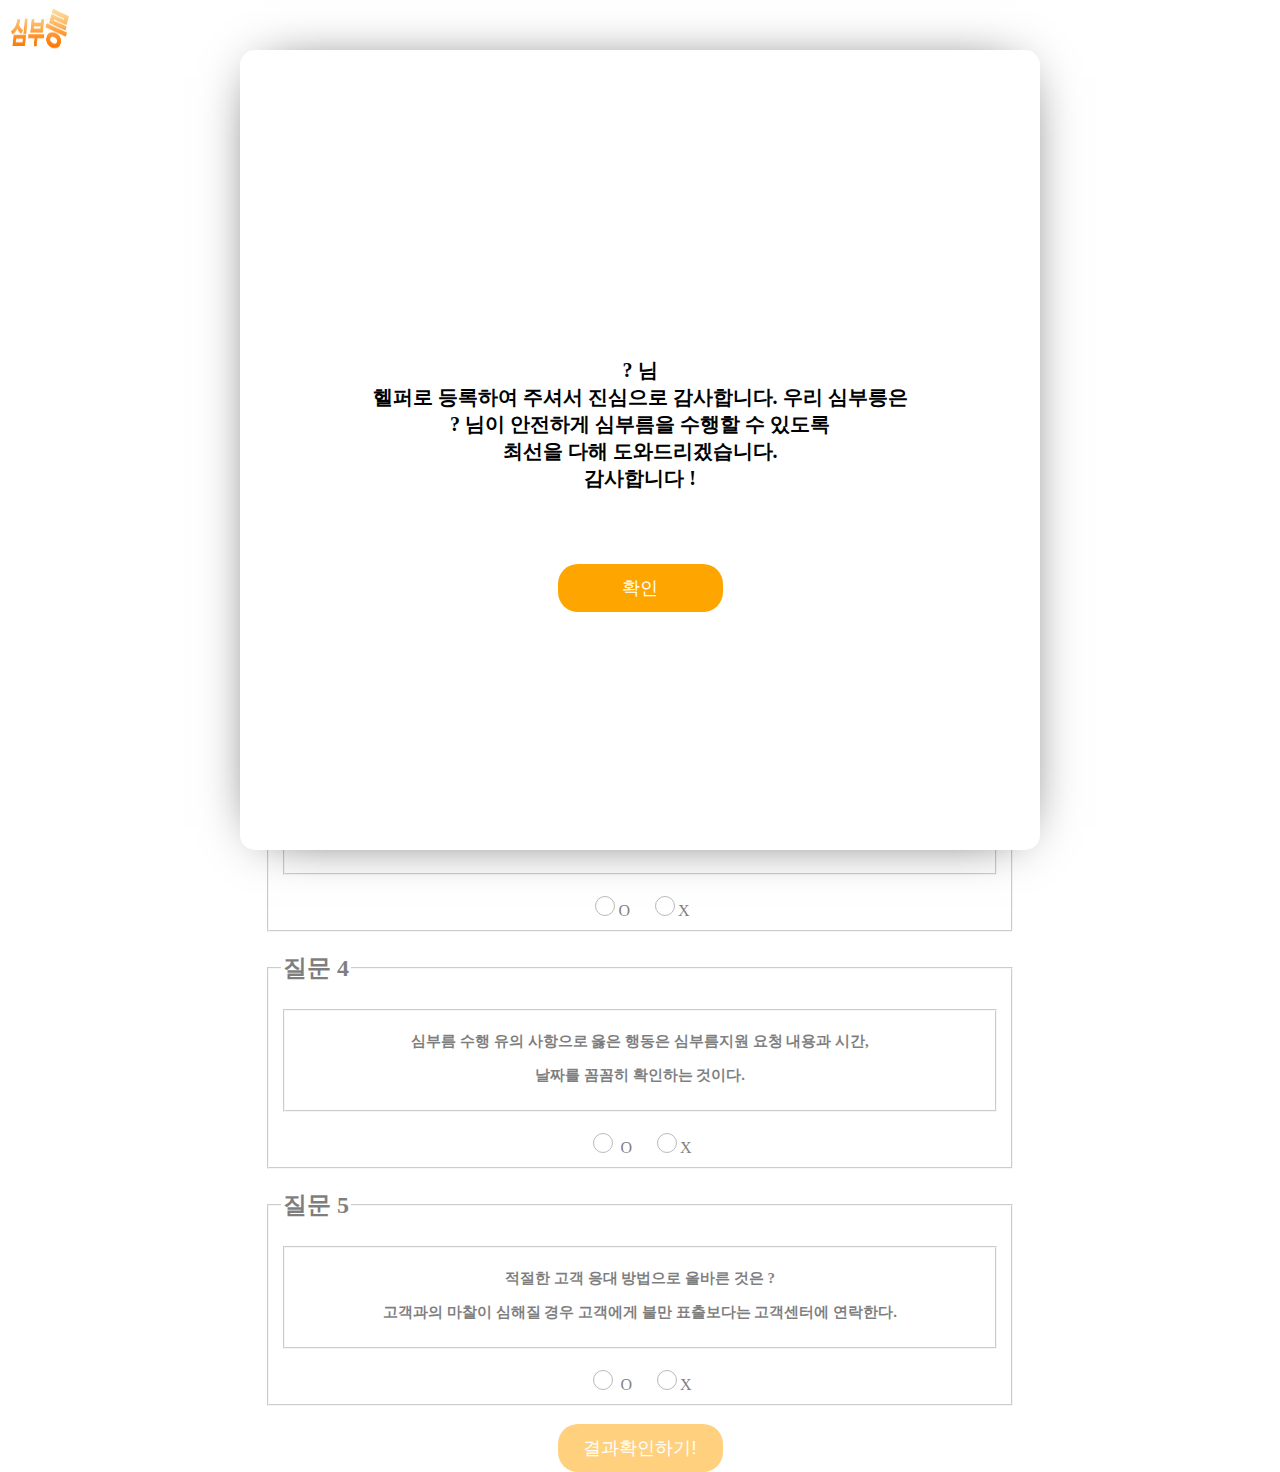
<file: deliveryService/src/main/webapp/pop.html>
<!DOCTYPE html>
<html>
<head>
<meta charset="EUC-KR">
<title>�ɺθ�:���� ���� ����</title>
<link rel="stylesheet" href="assets/css/pop.css" />
</head>
<div class="logo">
	<a href="" title="�ɺθ�"> <img src="./images/Logooo.png" class="logo"></a>
</div>
<section>
	<form action="index.html" method="post" name="login_form">
		<div class="container">
		<h1 class="topmenu">���� ���� ����</h1>

		<!-- ���� 1 -->
		<fieldset class="fie1">

			<legend>
				<h2>���� 1</h2>
			</legend>
			<fieldset>
				<p>���� Ȱ���� �����ϱ� ���ؼ� ���� ���� �������ϴ� ���� �������� '������ȯ'�̴�.</P>
			</fieldset>
			<div class="checkbox">
				<br>
				<input type="radio" name="choice" value="O">O
				&nbsp;&nbsp;&nbsp; <input type="radio" name="choice" value="X">X
			</div>
		</fieldset>

		<!-- ���� 2 -->
		<fieldset class="fie1">
			<legend>
				<h2>���� 2</h2>
			</legend>
			<fieldset>
				<p>������ �ø� �ɺθ��� �ϱ� ���ؼ��� ���� �������� �̸����� ������.</p>
			</fieldset>
			<div class="checkbox">
				<br>
				<input type="radio" name="choice2" value="O">O
				&nbsp;&nbsp;&nbsp; <input type="radio" name="choice2" value="X">X
			</div>
		</fieldset>

		<!-- ���� 3 -->
		<fieldset class="fie1">
			<legend>
				<h2>���� 3</h2>
			</legend>
			<fieldset>
				<p>�ɺθ� �� ������ ��ġ ���� ������ ����� �׳� �������д�.</p>
			</fieldset>

			<div class="checkbox">
				<br>
				<input type="radio" name="choice3" value="O">O
				&nbsp;&nbsp;&nbsp; <input type="radio" name="choice3" value="X">X
			</div>
		</fieldset>
		<!-- ���� 4 -->
		<fieldset class="fie1">
			<legend>
				<h2>���� 4</h2>
			</legend>
			<fieldset>
				<p>�ɺθ� ���� ���� �������� ���� �ൿ�� �ɺθ����� ��û ����� �ð�,</p>
				<p>��¥�� �Ĳ��� Ȯ���ϴ� ���̴�.</p>
			</fieldset>
			<div class="checkbox">
				<br>
				<input type="radio" name="choice4" value="O"> O
				&nbsp;&nbsp;&nbsp; <input type="radio" name="choice4" value="X">X
			</div>
		</fieldset>

		<!-- ���� 5 -->
		<fieldset class="fie1">
			<legend>
				<h2>���� 5</h2>
			</legend>
			<fieldset>
				<p>������ ���� ���� ������� �ùٸ� ���� ?</p>
				<p>�������� ������ ������ ��� �������� �Ҹ� ǥ�⺸�ٴ� �������Ϳ� �����Ѵ�.</p>
			</fieldset>
			<div class="checkbox">
				<br>
				<input type="radio" name="choice5" value="O"> O
				&nbsp;&nbsp;&nbsp; <input type="radio" name="choice5" value="X">X
			</div>
		</fieldset>

		<!-- ��� Ȯ�� -->
		<div class="go">
			<br>
			<!--  <input class="btngo" id="btn" type="submit" value="��� Ȯ���ϱ�!" onclick="showAlert();">-->
			<input class="bbtngo" type="button"
				value="���Ȯ���ϱ�!">
		</div>
		</div>
</section>
</form>
<div class="popup">
	<div class="content">
		<div id="pop">
			<div id="popmenu">
			<!--  <br>
			<br>
			<br>
			<br>
			<br>
			<br>
			<br>
			<br>
			<br>
			<br>-->
				<h4>
					? ��<br> ���۷� ����Ͽ� �ּż� �������� �����մϴ�. �츮 �ɺθ��� <br> ? ���� �����ϰ� �ɺθ��� ������ ��
					�ֵ��� <br> �ּ��� ���� ���͵帮�ڽ��ϴ�. <br> �����մϴ� !
					<br>
				</h4>
				<br>
				<br>
				<div class="cmd">
					<div class="go">
						<a href="index.html"><input class="btngo" type="submit"
							value="Ȯ��"></a>
					</div>
				</div>
			</div>
		</div>
	</div>
</div>

</body>
</html>
</file>
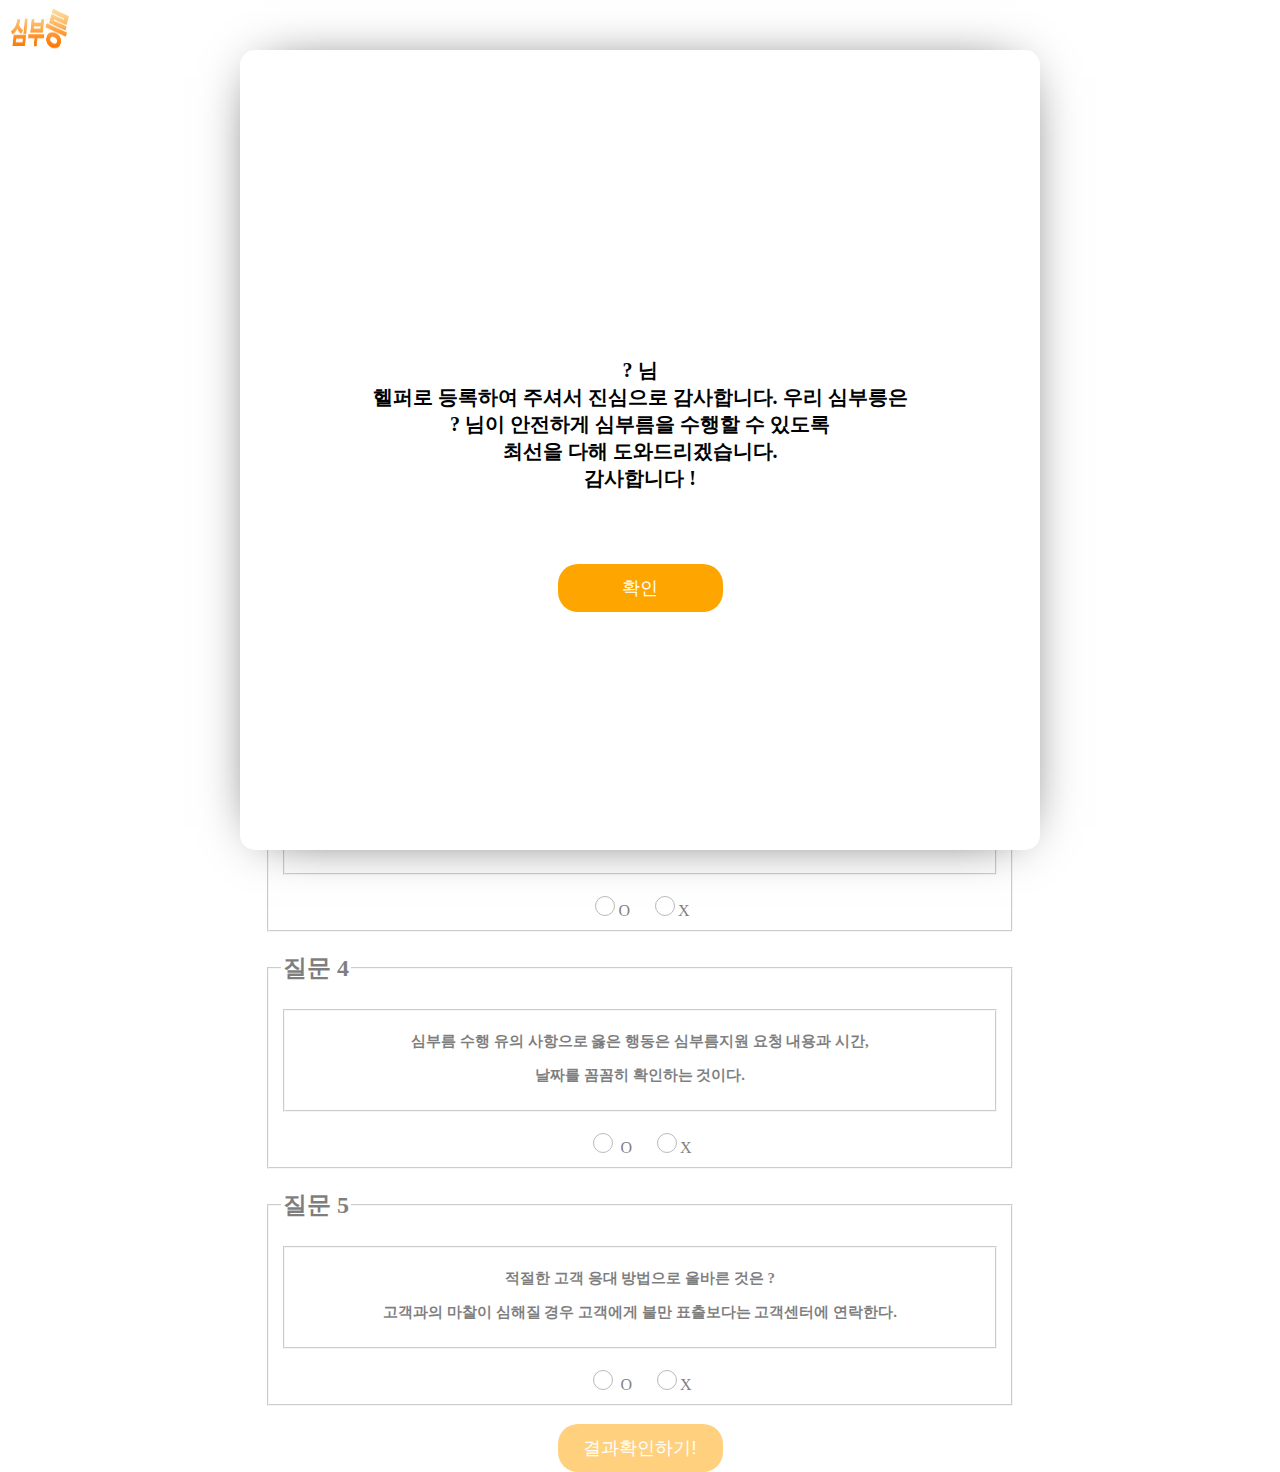
<file: deliveryService/src/main/webapp/Quizpop.html>
<!DOCTYPE html>
<html>
<head>
<meta charset="EUC-KR">
<title>�ɺθ�:���� ���� ����</title>
<link rel="stylesheet" href="assets/css/pop.css" />
</head>
<div class="logo">
	<a href="" title="�ɺθ�"> <img src="./images/Logooo.png" class="logo"></a>
</div>
<section>
	<form action="index.html" method="post" name="login_form">
		<div class="container">
		<h1 class="topmenu">���� ���� ����</h1>

		<!-- ���� 1 -->
		<fieldset class="fie1">

			<legend>
				<h2>���� 1</h2>
			</legend>
			<fieldset>
				<p>���� Ȱ���� �����ϱ� ���ؼ� ���� ���� �������ϴ� ���� �������� '������ȯ'�̴�.</P>
			</fieldset>
			<div class="checkbox">
				<br>
				<input type="radio" name="choice" value="O">O
				&nbsp;&nbsp;&nbsp; <input type="radio" name="choice" value="X">X
			</div>
		</fieldset>

		<!-- ���� 2 -->
		<fieldset class="fie1">
			<legend>
				<h2>���� 2</h2>
			</legend>
			<fieldset>
				<p>������ �ø� �ɺθ��� �ϱ� ���ؼ��� ���� �������� �̸����� ������.</p>
			</fieldset>
			<div class="checkbox">
				<br>
				<input type="radio" name="choice2" value="O">O
				&nbsp;&nbsp;&nbsp; <input type="radio" name="choice2" value="X">X
			</div>
		</fieldset>

		<!-- ���� 3 -->
		<fieldset class="fie1">
			<legend>
				<h2>���� 3</h2>
			</legend>
			<fieldset>
				<p>�ɺθ� �� ������ ��ġ ���� ������ ����� �׳� �������д�.</p>
			</fieldset>

			<div class="checkbox">
				<br>
				<input type="radio" name="choice3" value="O">O
				&nbsp;&nbsp;&nbsp; <input type="radio" name="choice3" value="X">X
			</div>
		</fieldset>
		<!-- ���� 4 -->
		<fieldset class="fie1">
			<legend>
				<h2>���� 4</h2>
			</legend>
			<fieldset>
				<p>�ɺθ� ���� ���� �������� ���� �ൿ�� �ɺθ����� ��û ����� �ð�,</p>
				<p>��¥�� �Ĳ��� Ȯ���ϴ� ���̴�.</p>
			</fieldset>
			<div class="checkbox">
				<br>
				<input type="radio" name="choice4" value="O"> O
				&nbsp;&nbsp;&nbsp; <input type="radio" name="choice4" value="X">X
			</div>
		</fieldset>

		<!-- ���� 5 -->
		<fieldset class="fie1">
			<legend>
				<h2>���� 5</h2>
			</legend>
			<fieldset>
				<p>������ ���� ���� ������� �ùٸ� ���� ?</p>
				<p>�������� ������ ������ ��� �������� �Ҹ� ǥ�⺸�ٴ� �������Ϳ� �����Ѵ�.</p>
			</fieldset>
			<div class="checkbox">
				<br>
				<input type="radio" name="choice5" value="O"> O
				&nbsp;&nbsp;&nbsp; <input type="radio" name="choice5" value="X">X
			</div>
		</fieldset>

		<!-- ��� Ȯ�� -->
		<div class="go">
			<br>
			<!--  <input class="btngo" id="btn" type="submit" value="��� Ȯ���ϱ�!" onclick="showAlert();">-->
			<input class="bbtngo" type="button"
				value="���Ȯ���ϱ�!">
		</div>
		</div>
</section>
</form>
<div class="popup">
	<div class="content">
		<div id="pop">
			<div id="popmenu">
			<!--  <br>
			<br>
			<br>
			<br>
			<br>
			<br>
			<br>
			<br>
			<br>
			<br>-->
				<h4>
					? ��<br> ���۷� ����Ͽ� �ּż� �������� �����մϴ�. �츮 �ɺθ��� <br> ? ���� �����ϰ� �ɺθ��� ������ ��
					�ֵ��� <br> �ּ��� ���� ���͵帮�ڽ��ϴ�. <br> �����մϴ� !
					<br>
				</h4>
				<br>
				<br>
				<div class="cmd">
					<div class="go">
						<a href="index.jsp"><input class="btngo" type="submit"
							value="Ȯ��"></a>
					</div>
				</div>
			</div>
		</div>
	</div>
</div>

</body>
</html>
</file>
<file: deliveryService/src/main/webapp/assets/css/popup.css>
html, body{
       width: 100%;
       height: 100%;
       padding: 0;
       margin: 0;
       background-color: black;
   }
   
   body.dimmed::before{
       content: '';
       position: fixed;
       left: 0;
       right: 0;
       top: 0;
       bottom: 0;
       background-color: rgba(255,255,255, 0.75);
       -webkit-backdrop-filter: blur(5px);
       backdrop-filter: blur(5px);    
   }
   
   .container{
       opacity: 0.5;
   }
   
   .popup {
       z-index: 1;
       position: absolute;
       top: 50%;
       left: 50%;
       transform: translate(-50%,-50%);
       min-width: 800px;
       max-width: 800px;
       background-color: #fff;
       border-radius: 15px;
       box-shadow: 0 2px 55px -25px rgb(0 0 0 / 100%);
   }
   
   .popup > .title{
       border-radius: 15px 15px 0 0;
       min-height: 130px;
       color: #fff;
       background-color: orange;
       padding: 10px 15px;
       padding-top : 50px;
       box-sizing: border-box;
       font-weight: bold;
       font-size : 40px;
       max-height: 130px;
   }
   
   .popup > .content {
       padding: 20px;
       padding-top : 50px;
       box-sizing: border-box;
       font-size : 20px;
       text-align: center;
   }
   
   .popup > .cmd {
       bottom: 0;
       min-height: 40px;
       padding: 15px 15px;
       box-sizing: border-box;
       border-radius: 0 0 15px 15px;
       min-height: 40px;
       text-align: right;
   }
   
   .popup > .cmd .button {
       border-radius: 8px;
       padding: 5px 10px;
       border: 1px solid #aaa;
   }
   
   
   .popup > .cmd .button:hover {
       color: #fff;
       background-color: #000;
       border-color: #000;
   }
   
  input[type="submit"],
	input[type="reset"],
	input[type="button"],
	button,
	.button {
		-moz-appearance: none;
		-webkit-appearance: none;
		-ms-appearance: none;
		appearance: none;
		-moz-transition: background-color 0.2s ease-in-out, box-shadow 0.2s ease-in-out, color 0.2s ease-in-out;
		-webkit-transition: background-color 0.2s ease-in-out, box-shadow 0.2s ease-in-out, color 0.2s ease-in-out;
		-ms-transition: background-color 0.2s ease-in-out, box-shadow 0.2s ease-in-out, color 0.2s ease-in-out;
		transition: background-color 0.2s ease-in-out, box-shadow 0.2s ease-in-out, color 0.2s ease-in-out;
		background-color: transparent;
		border: 0;
		border-radius: 0;
		box-shadow: inset 0 0 0 2px orange;
		color: orange;
		cursor: pointer;
		display: inline-block;
		font-size: 0.8em;
		font-weight: 600;
		height: 3.5em;
		letter-spacing: 0.25em;
		line-height: 3.5em;
		padding: 0 1.75em;
		text-align: center;
		text-decoration: none;
		text-transform: uppercase;
		white-space: nowrap;
	}

		input[type="submit"]:hover, input[type="submit"]:active,
		input[type="reset"]:hover,
		input[type="reset"]:active,
		input[type="button"]:hover,
		input[type="button"]:active,
		button:hover,
		button:active,
		.button:hover,
		.button:active {
			box-shadow: inset 0 0 0 2px #9bf1ff;
			color: #9bf1ff;
		}

		input[type="submit"]:active,
		input[type="reset"]:active,
		input[type="button"]:active,
		button:active,
		.button:active {
			background-color: rgba(155, 241, 255, 0.1);
			box-shadow: inset 0 0 0 2px #53e3fb;
			color: #53e3fb;
		}

		input[type="submit"].icon:before,
		input[type="reset"].icon:before,
		input[type="button"].icon:before,
		button.icon:before,
		.button.icon:before {
			margin-right: 0.5em;
		}

		input[type="submit"].fit,
		input[type="reset"].fit,
		input[type="button"].fit,
		button.fit,
		.button.fit {
			width: 100%;
		}

		input[type="submit"].small,
		input[type="reset"].small,
		input[type="button"].small,
		button.small,
		.button.small {
			font-size: 0.6em;
		}

		input[type="submit"].large,
		input[type="reset"].large,
		input[type="button"].large,
		button.large,
		.button.large {
			font-size: 1.25em;
			height: 3em;
			line-height: 3em;
		}

		input[type="submit"].next,
		input[type="reset"].next,
		input[type="button"].next,
		button.next,
		.button.next {
			padding-right: 4.5em;
			position: relative;
		}

			input[type="submit"].next:before, input[type="submit"].next:after,
			input[type="reset"].next:before,
			input[type="reset"].next:after,
			input[type="button"].next:before,
			input[type="button"].next:after,
			button.next:before,
			button.next:after,
			.button.next:before,
			.button.next:after {
				-moz-transition: opacity 0.2s ease-in-out;
				-webkit-transition: opacity 0.2s ease-in-out;
				-ms-transition: opacity 0.2s ease-in-out;
				transition: opacity 0.2s ease-in-out;
				background-position: center right;
				background-repeat: no-repeat;
				background-size: 36px 24px;
				content: '';
				display: block;
				height: 100%;
				position: absolute;
				right: 1.5em;
				top: 0;
				vertical-align: middle;
				width: 36px;
			}

			input[type="submit"].next:before,
			input[type="reset"].next:before,
			input[type="button"].next:before,
			button.next:before,
			.button.next:before {
				background-image: url("data:image/svg+xml;charset=utf8,%3Csvg xmlns='http://www.w3.org/2000/svg' xmlns:xlink='http://www.w3.org/1999/xlink' width='36px' height='24px' viewBox='0 0 36 24' zoomAndPan='disable'%3E%3Cstyle%3Eline %7B stroke: %23ffffff%3B stroke-width: 2px%3B %7D%3C/style%3E%3Cline x1='0' y1='12' x2='34' y2='12' /%3E%3Cline x1='25' y1='4' x2='34' y2='12.5' /%3E%3Cline x1='25' y1='20' x2='34' y2='11.5' /%3E%3C/svg%3E");
			}

			input[type="submit"].next:after,
			input[type="reset"].next:after,
			input[type="button"].next:after,
			button.next:after,
			.button.next:after {
				background-image: url("data:image/svg+xml;charset=utf8,%3Csvg xmlns='http://www.w3.org/2000/svg' xmlns:xlink='http://www.w3.org/1999/xlink' width='36px' height='24px' viewBox='0 0 36 24' zoomAndPan='disable'%3E%3Cstyle%3Eline %7B stroke: %239bf1ff%3B stroke-width: 2px%3B %7D%3C/style%3E%3Cline x1='0' y1='12' x2='34' y2='12' /%3E%3Cline x1='25' y1='4' x2='34' y2='12.5' /%3E%3Cline x1='25' y1='20' x2='34' y2='11.5' /%3E%3C/svg%3E");
				opacity: 0;
				z-index: 1;
			}

			input[type="submit"].next:hover:after, input[type="submit"].next:active:after,
			input[type="reset"].next:hover:after,
			input[type="reset"].next:active:after,
			input[type="button"].next:hover:after,
			input[type="button"].next:active:after,
			button.next:hover:after,
			button.next:active:after,
			.button.next:hover:after,
			.button.next:active:after {
				opacity: 1;
			}

			@media screen and (max-width: 1280px) {

				input[type="submit"].next,
				input[type="reset"].next,
				input[type="button"].next,
				button.next,
				.button.next {
					padding-right: 5em;
				}

			}
</file>
<file: deliveryService/src/main/webapp/assets/css/noscript.css>
/*
	Forty by HTML5 UP
	html5up.net | @ajlkn
	Free for personal and commercial use under the CCA 3.0 license (html5up.net/license)
*/

/* Banner */

	body.is-preload #banner:after {
		opacity: 0.85;
	}

	body.is-preload #banner > .inner {
		-moz-filter: none;
		-webkit-filter: none;
		-ms-filter: none;
		filter: none;
		-moz-transform: none;
		-webkit-transform: none;
		-ms-transform: none;
		transform: none;
		opacity: 1;
	}
</file>
<file: deliveryService/src/main/webapp/assets/css/pop.css>
@charset "EUC-KR";
.topmenu {
    height: 54px;
    border-bottom: 1px solid orange;
    background-color: orange;
    text-align: center;
    color: white;
    line-height: 50px;
}

section{
	margin: auto;
	min-width: 460px;
	max-width: 750px;
}
.btngo{
	width: 165px;
    height: 48px;
    font-size: 18px;
    border-top-left-radius: 20px;
    border-top-right-radius: 20px;
    border-bottom-right-radius: 20px;
    border-bottom-left-radius: 20px;
    background: orange;
    color: white;
    border: none;
    text-align: center;
}
.bbtngo{
	width: 165px;
    height: 48px;
    font-size: 18px;
    border-top-left-radius: 20px;
    border-top-right-radius: 20px;
    border-bottom-right-radius: 20px;
    border-bottom-left-radius: 20px;
    background: orange;
    color: white;
    border: none;
    text-align: center;
}
.go{
	text-align: center;
}
.btngo:hover{
	width: 165px;
	height: 48px;
	font-size: 18px;
	font-weight: bolder;
	cursor: pointer;
}
p{
	text-align: center;
	font-weight: bold;
	font-size: 15px;
}
.checkbox{
	text-align: center;
	cursor: pointer;
}
.checkbox input{
	height: 20px;
	width: 20px
}
.fie1{
	/* border: solid orange;*/
}
.logo{
	height: 25%;
	width: 25%;
}
.btngo:hover{
	width: 165px;
	height: 48px;
	font-size: 18px;
	font-weight: bolder;
	cursor: pointer;
}
/**/
html, body {
   width: 100%;
   height: 100%;
   padding: 0;
   margin: 0;
}

body.dimmed::before {
   content: '';
   position: fixed;
   left: 0;
   right: 0;
   top: 0;
   bottom: 0;
   background-color: rgba(255, 255, 255, 0.75);
   -webkit-backdrop-filter: blur(5px);
   backdrop-filter: blur(5px);
}

.container {
   opacity: 0.5;
}

.popup {
   z-index: 1;
   position: absolute;
   top: 50%;
   left: 50%;
   transform: translate(-50%, -50%);
   min-width: 800px;
   max-width: 800px;
   background-color: #fff;
   border-radius: 15px;
   box-shadow: 0 2px 55px -25px rgb(0 0 0/ 100%);
   height:800px;
   
}

.popup>.title {
   border-radius: 15px 15px 0 0;
   min-height: 40px;
   color: #fff;
   background-color: #4361ee;
   padding: 10px 15px;
   padding-top: 15px;
   box-sizing: border-box;
   font-weight: bold;
   font-size: 20px;
}

.popup>.content {
   padding: 20px;
   padding-top: 35%;
   box-sizing: border-box;
   font-size: 20px;
   text-align: center;
}

.popup>.cmd {
   bottom: 0;
   min-height: 40px;
   padding: 15px 15px;
   box-sizing: border-box;
   border-radius: 0 0 15px 15px;
   min-height: 40px;
   text-align: right;
}

.popup>.cmd .button {
   border-radius: 8px;
   padding: 5px 10px;
   border: 1px solid #aaa;
}

.popup>.cmd .button:hover {
   color: #fff;
   background-color: #000;
   border-color: #000;
}
.container{
	opacity: 0.5;
}
</file>
<file: deliveryService/src/main/webapp/assets/css/deliverymain.css>
@import url(fontawesome-all.min.css);
@import url("https://fonts.googleapis.com/css?family=Source+Sans+Pro:300,300italic,600,600italic");

/*
	Forty by HTML5 UP
	html5up.net | @ajlkn
	Free for personal and commercial use under the CCA 3.0 license (html5up.net/license)
*/
/* ���� ��ü ���� css !! */

html, body, div, span, applet, object,
iframe, h1, h2, h3, h4, h5, h6, p, blockquote,
pre, a, abbr, acronym, address, big, cite,
code, del, dfn, em, img, ins, kbd, q, s, samp,
small, strike, strong, sub, sup, tt, var, b,
u, i, center, dl, dt, dd, ol, ul, li, fieldset,
form, label, legend, table, caption, tbody,
tfoot, thead, tr, th, td, article, aside,
canvas, details, embed, figure, figcaption,
footer, header, hgroup, menu, nav, output, ruby,
section, summary, time, mark, audio, video {
	margin: 0;
	padding: 0;
	border: 0;
	font-size: 100%;
	font: inherit;
	vertical-align: baseline;
	text-decoration: none;
	text-decoration-line: none;
	}

article, aside, details, figcaption, figure,
footer, header, hgroup, menu, nav, section {
	display: block;}

body {
	line-height: 1;
}

ol, ul {
	list-style: none;
}

blockquote, q {
	quotes: none;
}

	blockquote:before, blockquote:after, q:before, q:after {
		content: '';
		content: none;
	}

table {
	border-collapse: collapse;
	border-spacing: 0;
}

body {
	-webkit-text-size-adjust: none;
}

mark {
	background-color: transparent;
	color: inherit;
}

input::-moz-focus-inner {
	border: 0;
	padding: 0;
}

input, select, textarea {
	-moz-appearance: none;
	-webkit-appearance: none;
	-ms-appearance: none;
	appearance: none;
}

/* Basic */

	@-ms-viewport {
		width: device-width;
	}

	body {
		-ms-overflow-style: scrollbar;
	}

	@media screen and (max-width: 480px) {

		html, body {
			min-width: 320px;
		}

	}

	html {
		box-sizing: border-box;
	}

	*, *:before, *:after {
		box-sizing: inherit;
	}

	body {
		background: #242943;
	}

		body.is-preload *, body.is-preload *:before, body.is-preload *:after {
			-moz-animation: none !important;
			-webkit-animation: none !important;
			-ms-animation: none !important;
			animation: none !important;
			-moz-transition: none !important;
			-webkit-transition: none !important;
			-ms-transition: none !important;
			transition: none !important;
		}

/* Type */

	body, input, select, textarea {
		/*color: #ffffff;*/
		color: #fff; /*�������°� */
		font-family: "Source Sans Pro", Helvetica, sans-serif;
		font-size: 17pt;
		font-weight: 300;
		letter-spacing: 0.025em;
		line-height: 1.65;
	}

		@media screen and (max-width: 1680px) {

			body, input, select, textarea {
				font-size: 14pt;
			}

		}

		@media screen and (max-width: 1280px) {

			body, input, select, textarea {
				font-size: 12pt;
			}

		}

		@media screen and (max-width: 360px) {

			body, input, select, textarea {
				font-size: 11pt;
			}

		}

	a {
		-moz-transition: color 0.2s ease-in-out, border-bottom-color 0.2s ease-in-out;
		-webkit-transition: color 0.2s ease-in-out, border-bottom-color 0.2s ease-in-out;
		-ms-transition: color 0.2s ease-in-out, border-bottom-color 0.2s ease-in-out;
		transition: color 0.2s ease-in-out, border-bottom-color 0.2s ease-in-out;
		
		color: inherit;
		text-decoration: none;
	}

		a:hover {
			border-bottom-color: transparent;
			color: #9bf1ff !important;
		}

		a:active {
			color: #53e3fb !important;
		}

	strong, b {
		color: #ffffff;
		font-weight: 600;
	}

	em, i {
		font-style: italic;
	}

	p {
		margin: 0 0 2em 0;
	}

	h1, h2, h3, h4, h5, h6 {
		/*color: #ffffff;*/
		color: #fff; /*����� ����� �۾�*/
		font-weight: 600;
		line-height: 1.65;
		margin: 0 0 1em 0;
	}

		h1 a, h2 a, h3 a, h4 a, h5 a, h6 a {
			color: inherit;
			border-bottom: 0;
		}

	h1 {
		font-size: 2.5em;
	}

	h2 {
		font-size: 1.75em;
	}

	h3 {
		font-size: 1.35em;
	}

	h4 {
		font-size: 1.1em;
	}

	h5 {
		font-size: 0.9em;
	}

	h6 {
		font-size: 0.7em;
	}

	@media screen and (max-width: 736px) {

		h1 {
			font-size: 2em;
		}

		h2 {
			font-size: 1.5em;
		}

		h3 {
			font-size: 1.25em;
		}

	}

	sub {
		font-size: 0.8em;
		position: relative;
		top: 0.5em;
	}

	sup {
		font-size: 0.8em;
		position: relative;
		top: -0.5em;
	}

	blockquote {
		border-left: solid 4px rgba(212, 212, 255, 0.1);
		font-style: italic;
		margin: 0 0 2em 0;
		padding: 0.5em 0 0.5em 2em;
	}

	code {
		background: rgba(212, 212, 255, 0.035);
		font-family: "Courier New", monospace;
		font-size: 0.9em;
		margin: 0 0.25em;
		padding: 0.25em 0.65em;
	}

	pre {
		-webkit-overflow-scrolling: touch;
		font-family: "Courier New", monospace;
		font-size: 0.9em;
		margin: 0 0 2em 0;
	}

		pre code {
			display: block;
			line-height: 1.75;
			padding: 1em 1.5em;
			overflow-x: auto;
		}

	hr {
		border: 0;
		border-bottom: solid 1px rgba(212, 212, 255, 0.1);
		margin: 2em 0;
	}

		hr.major {
			margin: 3em 0;
		}

	.align-left {
		text-align: left;
	}

	.align-center {
		text-align: center;
	}

	.align-right {
		text-align: right;
	}

/* Row */

	.row {
		display: flex;
		flex-wrap: wrap;
		box-sizing: border-box;
		align-items: stretch;
		text-align: center;
	}

		.row > * {
			box-sizing: border-box;
		}

		.row.gtr-uniform > * > :last-child {
			margin-bottom: 0;
		}

		.row.aln-left {
			justify-content: flex-start;
		}

		.row.aln-center {
			justify-content: center;
		}

		.row.aln-right {
			justify-content: flex-end;
		}

		.row.aln-top {
			align-items: flex-start;
		}

		.row.aln-middle {
			align-items: center;
		}

		.row.aln-bottom {
			align-items: flex-end;
		}

		.row > .imp {
			order: -1;
		}

		.row > .col-1 {
			width: 8.33333%;
		}

		.row > .off-1 {
			margin-left: 8.33333%;
		}

		.row > .col-2 {
			width: 16.66667%;
		}

		.row > .off-2 {
			margin-left: 16.66667%;
		}

		.row > .col-3 {
			width: 25%;
		}

		.row > .off-3 {
			margin-left: 25%;
		}

		.row > .col-4 {
			width: 33.33333%;
		}

		.row > .off-4 {
			margin-left: 33.33333%;
		}

		.row > .col-5 {
			width: 41.66667%;
		}

		.row > .off-5 {
			margin-left: 41.66667%;
		}

		.row > .col-6 {
			width: 50%;
			padding-bottom: 50px;
		}

		.row > .off-6 {
			margin-left: 50%;
		}

		.row > .col-7 {
			width: 58.33333%;
		}

		.row > .off-7 {
			margin-left: 58.33333%;
		}

		.row > .col-8 {
			width: 66.66667%;
		}

		.row > .off-8 {
			margin-left: 66.66667%;
		}

		.row > .col-9 {
			width: 75%;
		}

		.row > .off-9 {
			margin-left: 75%;
		}

		.row > .col-10 {
			width: 83.33333%;
		}

		.row > .off-10 {
			margin-left: 83.33333%;
		}

		.row > .col-11 {
			width: 91.66667%;
		}

		.row > .off-11 {
			margin-left: 91.66667%;
		}

		.row > .col-12 {
			width: 100%;
		}

		.row > .off-12 {
			margin-left: 100%;
		}

		.row.gtr-0 {
			margin-top: 0;
			margin-left: 0em;
		}

			.row.gtr-0 > * {
				padding: 0 0 0 0em;
			}

			.row.gtr-0.gtr-uniform {
				margin-top: 0em;
			}

				.row.gtr-0.gtr-uniform > * {
					padding-top: 0em;
				}

		.row.gtr-25 {
			margin-top: 0;
			margin-left: -0.5em;
		}

			.row.gtr-25 > * {
				padding: 0 0 0 0.5em;
			}

			.row.gtr-25.gtr-uniform {
				margin-top: -0.5em;
			}

				.row.gtr-25.gtr-uniform > * {
					padding-top: 0.5em;
				}

		.row.gtr-50 {
			margin-top: 0;
			margin-left: -1em;
		}

			.row.gtr-50 > * {
				padding: 0 0 0 1em;
			}

			.row.gtr-50.gtr-uniform {
				margin-top: -1em;
			}

				.row.gtr-50.gtr-uniform > * {
					padding-top: 1em;
				}

		.row {
			margin-top: 0;
			margin-left: -2em;
		}

			.row > * {
				padding: 0 0 0 2em;
			}

			.row.gtr-uniform {
				margin-top: -2em;
			}

				.row.gtr-uniform > * {
					padding-top: 2em;
				}

		.row.gtr-150 {
			margin-top: 0;
			margin-left: -3em;
		}

			.row.gtr-150 > * {
				padding: 0 0 0 3em;
			}

			.row.gtr-150.gtr-uniform {
				margin-top: -3em;
			}

				.row.gtr-150.gtr-uniform > * {
					padding-top: 3em;
				}

		.row.gtr-200 {
			margin-top: 0;
			margin-left: -4em;
		}

			.row.gtr-200 > * {
				padding: 0 0 0 4em;
			}

			.row.gtr-200.gtr-uniform {
				margin-top: -4em;
			}

				.row.gtr-200.gtr-uniform > * {
					padding-top: 4em;
				}

		@media screen and (max-width: 1680px) {

			.row {
				display: flex;
				flex-wrap: wrap;
				box-sizing: border-box;
				align-items: stretch;
			}

				.row > * {
					box-sizing: border-box;
				}

				.row.gtr-uniform > * > :last-child {
					margin-bottom: 0;
				}

				.row.aln-left {
					justify-content: flex-start;
				}

				.row.aln-center {
					justify-content: center;
				}

				.row.aln-right {
					justify-content: flex-end;
				}

				.row.aln-top {
					align-items: flex-start;
				}

				.row.aln-middle {
					align-items: center;
				}

				.row.aln-bottom {
					align-items: flex-end;
				}

				.row > .imp-xlarge {
					order: -1;
				}

				.row > .col-1-xlarge {
					width: 8.33333%;
				}

				.row > .off-1-xlarge {
					margin-left: 8.33333%;
				}

				.row > .col-2-xlarge {
					width: 16.66667%;
				}

				.row > .off-2-xlarge {
					margin-left: 16.66667%;
				}

				.row > .col-3-xlarge {
					width: 25%;
				}

				.row > .off-3-xlarge {
					margin-left: 25%;
				}

				.row > .col-4-xlarge {
					width: 33.33333%;
				}

				.row > .off-4-xlarge {
					margin-left: 33.33333%;
				}

				.row > .col-5-xlarge {
					width: 41.66667%;
				}

				.row > .off-5-xlarge {
					margin-left: 41.66667%;
				}

				.row > .col-6-xlarge {
					width: 50%;
				}

				.row > .off-6-xlarge {
					margin-left: 50%;
				}

				.row > .col-7-xlarge {
					width: 58.33333%;
				}

				.row > .off-7-xlarge {
					margin-left: 58.33333%;
				}

				.row > .col-8-xlarge {
					width: 66.66667%;
				}

				.row > .off-8-xlarge {
					margin-left: 66.66667%;
				}

				.row > .col-9-xlarge {
					width: 75%;
				}

				.row > .off-9-xlarge {
					margin-left: 75%;
				}

				.row > .col-10-xlarge {
					width: 83.33333%;
				}

				.row > .off-10-xlarge {
					margin-left: 83.33333%;
				}

				.row > .col-11-xlarge {
					width: 91.66667%;
				}

				.row > .off-11-xlarge {
					margin-left: 91.66667%;
				}

				.row > .col-12-xlarge {
					width: 100%;
				}

				.row > .off-12-xlarge {
					margin-left: 100%;
				}

				.row.gtr-0 {
					margin-top: 0;
					margin-left: 0em;
				}

					.row.gtr-0 > * {
						padding: 0 0 0 0em;
					}

					.row.gtr-0.gtr-uniform {
						margin-top: 0em;
					}

						.row.gtr-0.gtr-uniform > * {
							padding-top: 0em;
						}

				.row.gtr-25 {
					margin-top: 0;
					margin-left: -0.5em;
				}

					.row.gtr-25 > * {
						padding: 0 0 0 0.5em;
					}

					.row.gtr-25.gtr-uniform {
						margin-top: -0.5em;
					}

						.row.gtr-25.gtr-uniform > * {
							padding-top: 0.5em;
						}

				.row.gtr-50 {
					margin-top: 0;
					margin-left: -1em;
				}

					.row.gtr-50 > * {
						padding: 0 0 0 1em;
					}

					.row.gtr-50.gtr-uniform {
						margin-top: -1em;
					}

						.row.gtr-50.gtr-uniform > * {
							padding-top: 1em;
						}

				.row {
					margin-top: 0;
					margin-left: -2em;
				}

					.row > * {
						padding: 0 0 0 2em;
					}

					.row.gtr-uniform {
						margin-top: -2em;
					}

						.row.gtr-uniform > * {
							padding-top: 2em;
						}

				.row.gtr-150 {
					margin-top: 0;
					margin-left: -3em;
				}

					.row.gtr-150 > * {
						padding: 0 0 0 3em;
					}

					.row.gtr-150.gtr-uniform {
						margin-top: -3em;
					}

						.row.gtr-150.gtr-uniform > * {
							padding-top: 3em;
						}

				.row.gtr-200 {
					margin-top: 0;
					margin-left: -4em;
				}

					.row.gtr-200 > * {
						padding: 0 0 0 4em;
					}

					.row.gtr-200.gtr-uniform {
						margin-top: -4em;
					}

						.row.gtr-200.gtr-uniform > * {
							padding-top: 4em;
						}

		}

		@media screen and (max-width: 1280px) {

			.row {
				display: flex;
				flex-wrap: wrap;
				box-sizing: border-box;
				align-items: stretch;
			}

				.row > * {
					box-sizing: border-box;
				}

				.row.gtr-uniform > * > :last-child {
					margin-bottom: 0;
				}

				.row.aln-left {
					justify-content: flex-start;
				}

				.row.aln-center {
					justify-content: center;
				}

				.row.aln-right {
					justify-content: flex-end;
				}

				.row.aln-top {
					align-items: flex-start;
				}

				.row.aln-middle {
					align-items: center;
				}

				.row.aln-bottom {
					align-items: flex-end;
				}

				.row > .imp-large {
					order: -1;
				}

				.row > .col-1-large {
					width: 8.33333%;
				}

				.row > .off-1-large {
					margin-left: 8.33333%;
				}

				.row > .col-2-large {
					width: 16.66667%;
				}

				.row > .off-2-large {
					margin-left: 16.66667%;
				}

				.row > .col-3-large {
					width: 25%;
				}

				.row > .off-3-large {
					margin-left: 25%;
				}

				.row > .col-4-large {
					width: 33.33333%;
				}

				.row > .off-4-large {
					margin-left: 33.33333%;
				}

				.row > .col-5-large {
					width: 41.66667%;
				}

				.row > .off-5-large {
					margin-left: 41.66667%;
				}

				.row > .col-6-large {
					width: 50%;
				}

				.row > .off-6-large {
					margin-left: 50%;
				}

				.row > .col-7-large {
					width: 58.33333%;
				}

				.row > .off-7-large {
					margin-left: 58.33333%;
				}

				.row > .col-8-large {
					width: 66.66667%;
				}

				.row > .off-8-large {
					margin-left: 66.66667%;
				}

				.row > .col-9-large {
					width: 75%;
				}

				.row > .off-9-large {
					margin-left: 75%;
				}

				.row > .col-10-large {
					width: 83.33333%;
				}

				.row > .off-10-large {
					margin-left: 83.33333%;
				}

				.row > .col-11-large {
					width: 91.66667%;
				}

				.row > .off-11-large {
					margin-left: 91.66667%;
				}

				.row > .col-12-large {
					width: 100%;
				}

				.row > .off-12-large {
					margin-left: 100%;
				}

				.row.gtr-0 {
					margin-top: 0;
					margin-left: 0em;
				}

					.row.gtr-0 > * {
						padding: 0 0 0 0em;
					}

					.row.gtr-0.gtr-uniform {
						margin-top: 0em;
					}

						.row.gtr-0.gtr-uniform > * {
							padding-top: 0em;
						}

				.row.gtr-25 {
					margin-top: 0;
					margin-left: -0.375em;
				}

					.row.gtr-25 > * {
						padding: 0 0 0 0.375em;
					}

					.row.gtr-25.gtr-uniform {
						margin-top: -0.375em;
					}

						.row.gtr-25.gtr-uniform > * {
							padding-top: 0.375em;
						}

				.row.gtr-50 {
					margin-top: 0;
					margin-left: -0.75em;
				}

					.row.gtr-50 > * {
						padding: 0 0 0 0.75em;
					}

					.row.gtr-50.gtr-uniform {
						margin-top: -0.75em;
					}

						.row.gtr-50.gtr-uniform > * {
							padding-top: 0.75em;
						}

				.row {
					margin-top: 0;
					margin-left: -1.5em;
				}

					.row > * {
						padding: 0 0 0 1.5em;
					}

					.row.gtr-uniform {
						margin-top: -1.5em;
					}

						.row.gtr-uniform > * {
							padding-top: 1.5em;
						}

				.row.gtr-150 {
					margin-top: 0;
					margin-left: -2.25em;
				}

					.row.gtr-150 > * {
						padding: 0 0 0 2.25em;
					}

					.row.gtr-150.gtr-uniform {
						margin-top: -2.25em;
					}

						.row.gtr-150.gtr-uniform > * {
							padding-top: 2.25em;
						}

				.row.gtr-200 {
					margin-top: 0;
					margin-left: -3em;
				}

					.row.gtr-200 > * {
						padding: 0 0 0 3em;
					}

					.row.gtr-200.gtr-uniform {
						margin-top: -3em;
					}

						.row.gtr-200.gtr-uniform > * {
							padding-top: 3em;
						}

		}

		@media screen and (max-width: 980px) {

			.row {
				display: flex;
				flex-wrap: wrap;
				box-sizing: border-box;
				align-items: stretch;
			}

				.row > * {
					box-sizing: border-box;
				}

				.row.gtr-uniform > * > :last-child {
					margin-bottom: 0;
				}

				.row.aln-left {
					justify-content: flex-start;
				}

				.row.aln-center {
					justify-content: center;
				}

				.row.aln-right {
					justify-content: flex-end;
				}

				.row.aln-top {
					align-items: flex-start;
				}

				.row.aln-middle {
					align-items: center;
				}

				.row.aln-bottom {
					align-items: flex-end;
				}

				.row > .imp-medium {
					order: -1;
				}

				.row > .col-1-medium {
					width: 8.33333%;
				}

				.row > .off-1-medium {
					margin-left: 8.33333%;
				}

				.row > .col-2-medium {
					width: 16.66667%;
				}

				.row > .off-2-medium {
					margin-left: 16.66667%;
				}

				.row > .col-3-medium {
					width: 25%;
				}

				.row > .off-3-medium {
					margin-left: 25%;
				}

				.row > .col-4-medium {
					width: 33.33333%;
				}

				.row > .off-4-medium {
					margin-left: 33.33333%;
				}

				.row > .col-5-medium {
					width: 41.66667%;
				}

				.row > .off-5-medium {
					margin-left: 41.66667%;
				}

				.row > .col-6-medium {
					width: 50%;
				}

				.row > .off-6-medium {
					margin-left: 50%;
				}

				.row > .col-7-medium {
					width: 58.33333%;
				}

				.row > .off-7-medium {
					margin-left: 58.33333%;
				}

				.row > .col-8-medium {
					width: 66.66667%;
				}

				.row > .off-8-medium {
					margin-left: 66.66667%;
				}

				.row > .col-9-medium {
					width: 75%;
				}

				.row > .off-9-medium {
					margin-left: 75%;
				}

				.row > .col-10-medium {
					width: 83.33333%;
				}

				.row > .off-10-medium {
					margin-left: 83.33333%;
				}

				.row > .col-11-medium {
					width: 91.66667%;
				}

				.row > .off-11-medium {
					margin-left: 91.66667%;
				}

				.row > .col-12-medium {
					width: 100%;
				}

				.row > .off-12-medium {
					margin-left: 100%;
				}

				.row.gtr-0 {
					margin-top: 0;
					margin-left: 0em;
				}

					.row.gtr-0 > * {
						padding: 0 0 0 0em;
					}

					.row.gtr-0.gtr-uniform {
						margin-top: 0em;
					}

						.row.gtr-0.gtr-uniform > * {
							padding-top: 0em;
						}

				.row.gtr-25 {
					margin-top: 0;
					margin-left: -0.375em;
				}

					.row.gtr-25 > * {
						padding: 0 0 0 0.375em;
					}

					.row.gtr-25.gtr-uniform {
						margin-top: -0.375em;
					}

						.row.gtr-25.gtr-uniform > * {
							padding-top: 0.375em;
						}

				.row.gtr-50 {
					margin-top: 0;
					margin-left: -0.75em;
				}

					.row.gtr-50 > * {
						padding: 0 0 0 0.75em;
					}

					.row.gtr-50.gtr-uniform {
						margin-top: -0.75em;
					}

						.row.gtr-50.gtr-uniform > * {
							padding-top: 0.75em;
						}

				.row {
					margin-top: 0;
					margin-left: -1.5em;
				}

					.row > * {
						padding: 0 0 0 1.5em;
					}

					.row.gtr-uniform {
						margin-top: -1.5em;
					}

						.row.gtr-uniform > * {
							padding-top: 1.5em;
						}

				.row.gtr-150 {
					margin-top: 0;
					margin-left: -2.25em;
				}

					.row.gtr-150 > * {
						padding: 0 0 0 2.25em;
					}

					.row.gtr-150.gtr-uniform {
						margin-top: -2.25em;
					}

						.row.gtr-150.gtr-uniform > * {
							padding-top: 2.25em;
						}

				.row.gtr-200 {
					margin-top: 0;
					margin-left: -3em;
				}

					.row.gtr-200 > * {
						padding: 0 0 0 3em;
					}

					.row.gtr-200.gtr-uniform {
						margin-top: -3em;
					}

						.row.gtr-200.gtr-uniform > * {
							padding-top: 3em;
						}

		}

		@media screen and (max-width: 736px) {

			.row {
				display: flex;
				flex-wrap: wrap;
				box-sizing: border-box;
				align-items: stretch;
			}

				.row > * {
					box-sizing: border-box;
				}

				.row.gtr-uniform > * > :last-child {
					margin-bottom: 0;
				}

				.row.aln-left {
					justify-content: flex-start;
				}

				.row.aln-center {
					justify-content: center;
				}

				.row.aln-right {
					justify-content: flex-end;
				}

				.row.aln-top {
					align-items: flex-start;
				}

				.row.aln-middle {
					align-items: center;
				}

				.row.aln-bottom {
					align-items: flex-end;
				}

				.row > .imp-small {
					order: -1;
				}

				.row > .col-1-small {
					width: 8.33333%;
				}

				.row > .off-1-small {
					margin-left: 8.33333%;
				}

				.row > .col-2-small {
					width: 16.66667%;
				}

				.row > .off-2-small {
					margin-left: 16.66667%;
				}

				.row > .col-3-small {
					width: 25%;
				}

				.row > .off-3-small {
					margin-left: 25%;
				}

				.row > .col-4-small {
					width: 33.33333%;
				}

				.row > .off-4-small {
					margin-left: 33.33333%;
				}

				.row > .col-5-small {
					width: 41.66667%;
				}

				.row > .off-5-small {
					margin-left: 41.66667%;
				}

				.row > .col-6-small {
					width: 50%;
				}

				.row > .off-6-small {
					margin-left: 50%;
				}

				.row > .col-7-small {
					width: 58.33333%;
				}

				.row > .off-7-small {
					margin-left: 58.33333%;
				}

				.row > .col-8-small {
					width: 66.66667%;
				}

				.row > .off-8-small {
					margin-left: 66.66667%;
				}

				.row > .col-9-small {
					width: 75%;
				}

				.row > .off-9-small {
					margin-left: 75%;
				}

				.row > .col-10-small {
					width: 83.33333%;
				}

				.row > .off-10-small {
					margin-left: 83.33333%;
				}

				.row > .col-11-small {
					width: 91.66667%;
				}

				.row > .off-11-small {
					margin-left: 91.66667%;
				}

				.row > .col-12-small {
					width: 100%;
				}

				.row > .off-12-small {
					margin-left: 100%;
				}

				.row.gtr-0 {
					margin-top: 0;
					margin-left: 0em;
				}

					.row.gtr-0 > * {
						padding: 0 0 0 0em;
					}

					.row.gtr-0.gtr-uniform {
						margin-top: 0em;
					}

						.row.gtr-0.gtr-uniform > * {
							padding-top: 0em;
						}

				.row.gtr-25 {
					margin-top: 0;
					margin-left: -0.3125em;
				}

					.row.gtr-25 > * {
						padding: 0 0 0 0.3125em;
					}

					.row.gtr-25.gtr-uniform {
						margin-top: -0.3125em;
					}

						.row.gtr-25.gtr-uniform > * {
							padding-top: 0.3125em;
						}

				.row.gtr-50 {
					margin-top: 0;
					margin-left: -0.625em;
				}

					.row.gtr-50 > * {
						padding: 0 0 0 0.625em;
					}

					.row.gtr-50.gtr-uniform {
						margin-top: -0.625em;
					}

						.row.gtr-50.gtr-uniform > * {
							padding-top: 0.625em;
						}

				.row {
					margin-top: 0;
					margin-left: -1.25em;
				}

					.row > * {
						padding: 0 0 0 1.25em;
					}

					.row.gtr-uniform {
						margin-top: -1.25em;
					}

						.row.gtr-uniform > * {
							padding-top: 1.25em;
						}

				.row.gtr-150 {
					margin-top: 0;
					margin-left: -1.875em;
				}

					.row.gtr-150 > * {
						padding: 0 0 0 1.875em;
					}

					.row.gtr-150.gtr-uniform {
						margin-top: -1.875em;
					}

						.row.gtr-150.gtr-uniform > * {
							padding-top: 1.875em;
						}

				.row.gtr-200 {
					margin-top: 0;
					margin-left: -2.5em;
				}

					.row.gtr-200 > * {
						padding: 0 0 0 2.5em;
					}

					.row.gtr-200.gtr-uniform {
						margin-top: -2.5em;
					}

						.row.gtr-200.gtr-uniform > * {
							padding-top: 2.5em;
						}

		}

		@media screen and (max-width: 480px) {

			.row {
				display: flex;
				flex-wrap: wrap;
				box-sizing: border-box;
				align-items: stretch;
			}

				.row > * {
					box-sizing: border-box;
				}

				.row.gtr-uniform > * > :last-child {
					margin-bottom: 0;
				}

				.row.aln-left {
					justify-content: flex-start;
				}

				.row.aln-center {
					justify-content: center;
				}

				.row.aln-right {
					justify-content: flex-end;
				}

				.row.aln-top {
					align-items: flex-start;
				}

				.row.aln-middle {
					align-items: center;
				}

				.row.aln-bottom {
					align-items: flex-end;
				}

				.row > .imp-xsmall {
					order: -1;
				}

				.row > .col-1-xsmall {
					width: 8.33333%;
				}

				.row > .off-1-xsmall {
					margin-left: 8.33333%;
				}

				.row > .col-2-xsmall {
					width: 16.66667%;
				}

				.row > .off-2-xsmall {
					margin-left: 16.66667%;
				}

				.row > .col-3-xsmall {
					width: 25%;
				}

				.row > .off-3-xsmall {
					margin-left: 25%;
				}

				.row > .col-4-xsmall {
					width: 33.33333%;
				}

				.row > .off-4-xsmall {
					margin-left: 33.33333%;
				}

				.row > .col-5-xsmall {
					width: 41.66667%;
				}

				.row > .off-5-xsmall {
					margin-left: 41.66667%;
				}

				.row > .col-6-xsmall {
					width: 50%;
				}

				.row > .off-6-xsmall {
					margin-left: 50%;
				}

				.row > .col-7-xsmall {
					width: 58.33333%;
				}

				.row > .off-7-xsmall {
					margin-left: 58.33333%;
				}

				.row > .col-8-xsmall {
					width: 66.66667%;
				}

				.row > .off-8-xsmall {
					margin-left: 66.66667%;
				}

				.row > .col-9-xsmall {
					width: 75%;
				}

				.row > .off-9-xsmall {
					margin-left: 75%;
				}

				.row > .col-10-xsmall {
					width: 83.33333%;
				}

				.row > .off-10-xsmall {
					margin-left: 83.33333%;
				}

				.row > .col-11-xsmall {
					width: 91.66667%;
				}

				.row > .off-11-xsmall {
					margin-left: 91.66667%;
				}

				.row > .col-12-xsmall {
					width: 100%;
				}

				.row > .off-12-xsmall {
					margin-left: 100%;
				}

				.row.gtr-0 {
					margin-top: 0;
					margin-left: 0em;
				}

					.row.gtr-0 > * {
						padding: 0 0 0 0em;
					}

					.row.gtr-0.gtr-uniform {
						margin-top: 0em;
					}

						.row.gtr-0.gtr-uniform > * {
							padding-top: 0em;
						}

				.row.gtr-25 {
					margin-top: 0;
					margin-left: -0.3125em;
				}

					.row.gtr-25 > * {
						padding: 0 0 0 0.3125em;
					}

					.row.gtr-25.gtr-uniform {
						margin-top: -0.3125em;
					}

						.row.gtr-25.gtr-uniform > * {
							padding-top: 0.3125em;
						}

				.row.gtr-50 {
					margin-top: 0;
					margin-left: -0.625em;
				}

					.row.gtr-50 > * {
						padding: 0 0 0 0.625em;
					}

					.row.gtr-50.gtr-uniform {
						margin-top: -0.625em;
					}

						.row.gtr-50.gtr-uniform > * {
							padding-top: 0.625em;
						}

				.row {
					margin-top: 0;
					margin-left: -1.25em;
				}

					.row > * {
						padding: 0 0 0 1.25em;
					}

					.row.gtr-uniform {
						margin-top: -1.25em;
					}

						.row.gtr-uniform > * {
							padding-top: 1.25em;
						}

				.row.gtr-150 {
					margin-top: 0;
					margin-left: -1.875em;
				}

					.row.gtr-150 > * {
						padding: 0 0 0 1.875em;
					}

					.row.gtr-150.gtr-uniform {
						margin-top: -1.875em;
					}

						.row.gtr-150.gtr-uniform > * {
							padding-top: 1.875em;
						}

				.row.gtr-200 {
					margin-top: 0;
					margin-left: -2.5em;
				}

					.row.gtr-200 > * {
						padding: 0 0 0 2.5em;
					}

					.row.gtr-200.gtr-uniform {
						margin-top: -2.5em;
					}

						.row.gtr-200.gtr-uniform > * {
							padding-top: 2.5em;
						}

		}

/* Section/Article */

	section.special, article.special {
		text-align: center;
	}

	header.major {
		width: -moz-max-content;
		width: -webkit-max-content;
		width: -ms-max-content;
		width: max-content;
		margin-bottom: 2em;
	}

		header.major > :first-child {
			margin-bottom: 0;
			width: calc(100% + 0.5em);
		}

			header.major > :first-child:after {
				content: '';
				/*background-color: #fff;*/
				background-color: #fff;/*������*/
				display: block;
				height: 2px;
				margin: 0.325em 0 0.5em 0;
				width: 100%;
			}

		header.major > p {
			font-size: 0.7em;
			font-weight: 600;
			letter-spacing: 0.25em;
			margin-bottom: 0;
			text-transform: uppercase;
		}

		body.is-ie header.major > :first-child:after {
			max-width: 9em;
		}

		body.is-ie header.major > h1:after {
			max-width: 100% !important;
		}

	@media screen and (max-width: 736px) {

		header.major > p br {
			display: none;
		}

	}

/* Form */

	form {
		margin: 0 0 2em 0;
	}

		form > :last-child {
			margin-bottom: 0;
		}

		form > .fields {
			display: -moz-flex;
			display: -webkit-flex;
			display: -ms-flex;
			display: flex;
			-moz-flex-wrap: wrap;
			-webkit-flex-wrap: wrap;
			-ms-flex-wrap: wrap;
			flex-wrap: wrap;
			width: calc(100% + 3em);
			margin: -1.5em 0 2em -1.5em;
		}

			form > .fields > .field {
				-moz-flex-grow: 0;
				-webkit-flex-grow: 0;
				-ms-flex-grow: 0;
				flex-grow: 0;
				-moz-flex-shrink: 0;
				-webkit-flex-shrink: 0;
				-ms-flex-shrink: 0;
				flex-shrink: 0;
				padding: 1.5em 0 0 1.5em;
				width: calc(100% - 1.5em);
			}

				form > .fields > .field.half {
					width: calc(50% - 0.75em);
				}

				form > .fields > .field.third {
					width: calc(100%/3 - 0.5em);
				}

				form > .fields > .field.quarter {
					width: calc(25% - 0.375em);
				}

		@media screen and (max-width: 480px) {

			form > .fields {
				width: calc(100% + 3em);
				margin: -1.5em 0 2em -1.5em;
			}

				form > .fields > .field {
					padding: 1.5em 0 0 1.5em;
					width: calc(100% - 1.5em);
				}

					form > .fields > .field.half {
						width: calc(100% - 1.5em);
					}

					form > .fields > .field.third {
						width: calc(100% - 1.5em);
					}

					form > .fields > .field.quarter {
						width: calc(100% - 1.5em);
					}

		}

	label {
		color: #ffffff;
		display: block;
		font-size: 0.8em;
		font-weight: 600;
		letter-spacing: 0.25em;
		margin: 0 0 1em 0;
		text-transform: uppercase;
	}

	input[type="text"],
	input[type="password"],
	input[type="email"],
	input[type="tel"],
	input[type="search"],
	input[type="url"],
	select,
	textarea {
		-moz-appearance: none;
		-webkit-appearance: none;
		-ms-appearance: none;
		appearance: none;
		background: rgba(212, 212, 255, 0.035);
		border: none;
		border-radius: 0;
		color: inherit;
		display: block;
		outline: 0;
		padding: 0 1em;
		text-decoration: none;
		width: 100%;
	}

		input[type="text"]:invalid,
		input[type="password"]:invalid,
		input[type="email"]:invalid,
		input[type="tel"]:invalid,
		input[type="search"]:invalid,
		input[type="url"]:invalid,
		select:invalid,
		textarea:invalid {
			box-shadow: none;
		}

		input[type="text"]:focus,
		input[type="password"]:focus,
		input[type="email"]:focus,
		input[type="tel"]:focus,
		input[type="search"]:focus,
		input[type="url"]:focus,
		select:focus,
		textarea:focus {
			border-color: #9bf1ff;
			box-shadow: 0 0 0 2px #9bf1ff;
		}

	select {
		background-image: url("data:image/svg+xml;charset=utf8,%3Csvg xmlns='http://www.w3.org/2000/svg' width='40' height='40' preserveAspectRatio='none' viewBox='0 0 40 40'%3E%3Cpath d='M9.4,12.3l10.4,10.4l10.4-10.4c0.2-0.2,0.5-0.4,0.9-0.4c0.3,0,0.6,0.1,0.9,0.4l3.3,3.3c0.2,0.2,0.4,0.5,0.4,0.9 c0,0.4-0.1,0.6-0.4,0.9L20.7,31.9c-0.2,0.2-0.5,0.4-0.9,0.4c-0.3,0-0.6-0.1-0.9-0.4L4.3,17.3c-0.2-0.2-0.4-0.5-0.4-0.9 c0-0.4,0.1-0.6,0.4-0.9l3.3-3.3c0.2-0.2,0.5-0.4,0.9-0.4S9.1,12.1,9.4,12.3z' fill='rgba(212, 212, 255, 0.1)' /%3E%3C/svg%3E");
		background-size: 1.25rem;
		background-repeat: no-repeat;
		background-position: calc(100% - 1rem) center;
		height: 2.75em;
		padding-right: 2.75em;
		text-overflow: ellipsis;
	}

		select option {
			color: #ffffff;
			background: #242943;
		}

		select:focus::-ms-value {
			background-color: transparent;
		}

		select::-ms-expand {
			display: none;
		}

	input[type="text"],
	input[type="password"],
	input[type="email"],
	input[type="tel"],
	input[type="search"],
	input[type="url"],
	select {
		height: 2.75em;
	}

	textarea {
		padding: 0.75em 1em;
	}

	input[type="checkbox"],
	input[type="radio"] {
		-moz-appearance: none;
		-webkit-appearance: none;
		-ms-appearance: none;
		appearance: none;
		display: block;
		float: left;
		margin-right: -2em;
		opacity: 0;
		width: 1em;
		z-index: -1;
	}

		input[type="checkbox"] + label,
		input[type="radio"] + label {
			text-decoration: none;
			color: #ffffff;
			cursor: pointer;
			display: inline-block;
			font-weight: 300;
			padding-left: 2.65em;
			padding-right: 0.75em;
			position: relative;
		}

			input[type="checkbox"] + label:before,
			input[type="radio"] + label:before {
				-moz-osx-font-smoothing: grayscale;
				-webkit-font-smoothing: antialiased;
				display: inline-block;
				font-style: normal;
				font-variant: normal;
				text-rendering: auto;
				line-height: 1;
				text-transform: none !important;
				font-family: 'Font Awesome 5 Free';
				font-weight: 900;
			}

			input[type="checkbox"] + label:before,
			input[type="radio"] + label:before {
				background: rgba(212, 212, 255, 0.035);
				content: '';
				display: inline-block;
				font-size: 0.8em;
				height: 2.0625em;
				left: 0;
				letter-spacing: 0;
				line-height: 2.0625em;
				position: absolute;
				text-align: center;
				top: 0;
				width: 2.0625em;
			}

		input[type="checkbox"]:checked + label:before,
		input[type="radio"]:checked + label:before {
			background: #ffffff;
			border-color: #9bf1ff;
			content: '\f00c';
			color: #242943;
		}

		input[type="checkbox"]:focus + label:before,
		input[type="radio"]:focus + label:before {
			box-shadow: 0 0 0 2px #9bf1ff;
		}

	input[type="radio"] + label:before {
		border-radius: 100%;
	}

	::-webkit-input-placeholder {
		color: rgba(244, 244, 255, 0.2) !important;
		opacity: 1.0;
	}

	:-moz-placeholder {
		color: rgba(244, 244, 255, 0.2) !important;
		opacity: 1.0;
	}

	::-moz-placeholder {
		color: rgba(244, 244, 255, 0.2) !important;
		opacity: 1.0;
	}

	:-ms-input-placeholder {
		color: rgba(244, 244, 255, 0.2) !important;
		opacity: 1.0;
	}

/* Box */

	.box {
		border: solid 1px rgba(212, 212, 255, 0.1);
		margin-bottom: 2em;
		padding: 1.5em;
	}

		.box > :last-child,
		.box > :last-child > :last-child,
		.box > :last-child > :last-child > :last-child {
			margin-bottom: 0;
		}

		.box.alt {
			border: 0;
			border-radius: 0;
			padding: 0;
		}

/* Icon */

	.icon {
		text-decoration: none;
		border-bottom: none;
		position: relative;
	}

		.icon:before {
			-moz-osx-font-smoothing: grayscale;
			-webkit-font-smoothing: antialiased;
			display: inline-block;
			font-style: normal;
			font-variant: normal;
			text-rendering: auto;
			line-height: 1;
			text-transform: none !important;
			font-family: 'Font Awesome 5 Free';
			font-weight: 400;
		}

		.icon > .label {
			display: none;
		}

		.icon:before {
			line-height: inherit;
		}

		.icon.solid:before {
			font-weight: 900;
		}

		.icon.brands:before {
			font-family: 'Font Awesome 5 Brands';
		}

		.icon.alt:before {
			background-color: #ffffff;
			border-radius: 100%;
			color: #242943;
			display: inline-block;
			height: 2em;
			line-height: 2em;
			text-align: center;
			width: 2em;
		}

	a.icon.alt:before {
		-moz-transition: background-color 0.2s ease-in-out;
		-webkit-transition: background-color 0.2s ease-in-out;
		-ms-transition: background-color 0.2s ease-in-out;
		transition: background-color 0.2s ease-in-out;
	}

	a.icon.alt:hover:before {
		background-color: #6fc3df;
	}

	a.icon.alt:active:before {
		background-color: #37a6cb;
	}

/* Image */

	.image {
		border: 0;
		display: inline-block;
		position: relative;
	}

		.image img {
			display: block;
		}

		.image.left, .image.right {
			max-width: 30%;
		}

			.image.left img, .image.right img {
				width: 100%;
			}

		.image.left {
			float: left;
			margin: 0 1.5em 1.25em 0;
			top: 0.25em;
		}

		.image.right {
			float: right;
			margin: 0 0 1.25em 1.5em;
			top: 0.25em;
		}

		.image.fit {
			display: block;
			margin: 0 0 2em 0;
			width: 100%;
		}

			.image.fit img {
				width: 100%;
			}

		.image.main {
			display: block;
			margin: 2.5em 0;
			width: 100%;
		}

			.image.main img {
				width: 100%;
			}

			@media screen and (max-width: 736px) {

				.image.main {
					margin: 1.5em 0;
				}

			}

/* List */

	ol {
		list-style: decimal;
		margin: 0 0 2em 0;
		padding-left: 1.25em;
	}

		ol li {
			padding-left: 0.25em;
		}

	ul {
		list-style: disc;
		margin: 0 0 2em 0;
		padding-left: 1em;
	}

		ul li {
			padding-left: 0.5em;
		}

		ul.alt {
			list-style: none;
			padding-left: 0;
		}

			ul.alt li {
				border-top: solid 1px rgba(212, 212, 255, 0.1);
				padding: 0.5em 0;
			}

				ul.alt li:first-child {
					border-top: 0;
					padding-top: 0;
				}

	dl {
		margin: 0 0 2em 0;
	}

		dl dt {
			display: block;
			font-weight: 600;
			margin: 0 0 1em 0;
		}

		dl dd {
			margin-left: 2em;
		}

/* Actions */

	ul.actions {
		display: -moz-flex;
		display: -webkit-flex;
		display: -ms-flex;
		display: flex;
		cursor: default;
		list-style: none;
		margin-left: -1em;
		padding-left: 0;
	}

		ul.actions li {
			padding: 0 0 0 1em;
			vertical-align: middle;
		}

		ul.actions.special {
			-moz-justify-content: center;
			-webkit-justify-content: center;
			-ms-justify-content: center;
			justify-content: center;
			width: 100%;
			margin-left: 0;
		}

			ul.actions.special li:first-child {
				padding-left: 0;
			}

		ul.actions.stacked {
			-moz-flex-direction: column;
			-webkit-flex-direction: column;
			-ms-flex-direction: column;
			flex-direction: column;
			margin-left: 0;
		}

			ul.actions.stacked li {
				padding: 1.3em 0 0 0;
			}

				ul.actions.stacked li:first-child {
					padding-top: 0;
				}

		ul.actions.fit {
			width: calc(100% + 1em);
		}

			ul.actions.fit li {
				-moz-flex-grow: 1;
				-webkit-flex-grow: 1;
				-ms-flex-grow: 1;
				flex-grow: 1;
				-moz-flex-shrink: 1;
				-webkit-flex-shrink: 1;
				-ms-flex-shrink: 1;
				flex-shrink: 1;
				width: 100%;
			}

				ul.actions.fit li > * {
					width: 100%;
				}

			ul.actions.fit.stacked {
				width: 100%;
			}

/* Icons */

	ul.icons {
		cursor: default;
		list-style: none;
		padding-left: 0;
	}

		ul.icons li {
			display: inline-block;
			padding: 0 1em 0 0;
		}

			ul.icons li:last-child {
				padding-right: 0;
			}

		@media screen and (max-width: 736px) {

			ul.icons li {
				padding: 0 0.75em 0 0;
			}

		}

/* Pagination */

	ul.pagination {
		cursor: default;
		list-style: none;
		text-align: center;
	}

		ul.pagination li {
			display: inline-block;
			padding-left: 0;
			vertical-align: middle;
		}

			ul.pagination li > .page {
				-moz-transition: background-color 0.2s ease-in-out, color 0.2s ease-in-out;
				-webkit-transition: background-color 0.2s ease-in-out, color 0.2s ease-in-out;
				-ms-transition: background-color 0.2s ease-in-out, color 0.2s ease-in-out;
				transition: background-color 0.2s ease-in-out, color 0.2s ease-in-out;
				border-bottom: 0;
				display: inline-block;
				font-size: 0.8em;
				font-weight: 600;
				height: 1.5em;
				line-height: 1.5em;
				margin: 0 0.125em;
				min-width: 1.5em;
				padding: 0 0.5em;
				text-align: center;
			}

				/*ul.pagination li > .page.active {
					background-color: #ffffff;
					color: #242943;
				}*/

					ul.pagination li > .page.active:hover {
						background-color: #9bf1ff;
						color: #242943 !important;
					}

					ul.pagination li > .page.active:active {
						background-color: #53e3fb;
					}

			ul.pagination li:first-child {
				padding-right: 0.75em;
			}

			ul.pagination li:last-child {
				padding-left: 0.75em;
			}

		@media screen and (max-width: 480px) {

			ul.pagination li:nth-child(n+2):nth-last-child(n+2) {
				display: none;
			}

			ul.pagination li:first-child {
				padding-right: 0;
			}

		}

/* Table */

	.table-wrapper {
		-webkit-overflow-scrolling: touch;
		overflow-x: auto;
	}

	table {
		margin: 0 0 2em 0;
		width: 100%;
	}

		table tbody tr {
			border: solid 1px rgba(212, 212, 255, 0.1);
			border-left: 0;
			border-right: 0;
		}

			table tbody tr:nth-child(2n + 1) {
				background-color: rgba(212, 212, 255, 0.035);
			}

		table td {
			padding: 0.75em 0.75em;
		}

		table th {
			color: #ffffff;
			font-size: 0.9em;
			font-weight: 600;
			padding: 0 0.75em 0.75em 0.75em;
			text-align: left;
		}

		table thead {
			border-bottom: solid 2px rgba(212, 212, 255, 0.1);
		}

		table tfoot {
			border-top: solid 2px rgba(212, 212, 255, 0.1);
		}

		table.alt {
			border-collapse: separate;
		}

			table.alt tbody tr td {
				border: solid 1px rgba(212, 212, 255, 0.1);
				border-left-width: 0;
				border-top-width: 0;
			}

				table.alt tbody tr td:first-child {
					border-left-width: 1px;
				}

			table.alt tbody tr:first-child td {
				border-top-width: 1px;
			}

			table.alt thead {
				border-bottom: 0;
			}

			table.alt tfoot {
				border-top: 0;
			}

/* Button */

	input[type="submit"],
	input[type="reset"],
	input[type="button"],
	button,
	.button {
		-moz-appearance: none;
		-webkit-appearance: none;
		-ms-appearance: none;
		appearance: none;
		-moz-transition: background-color 0.2s ease-in-out, box-shadow 0.2s ease-in-out, color 0.2s ease-in-out;
		-webkit-transition: background-color 0.2s ease-in-out, box-shadow 0.2s ease-in-out, color 0.2s ease-in-out;
		-ms-transition: background-color 0.2s ease-in-out, box-shadow 0.2s ease-in-out, color 0.2s ease-in-out;
		transition: background-color 0.2s ease-in-out, box-shadow 0.2s ease-in-out, color 0.2s ease-in-out;
		background-color: transparent;
		border: 0;
		border-radius: 0;
		box-shadow: inset 0 0 0 2px #fff; /* 2528, 2529 ��ư �ڽ� , ���� �� */
		color: #fff;
		/*box-shadow: inset 0 0 0 2px black;
		color: black;*/
		cursor: pointer;
		display: inline-block;
		font-size: 0.8em;
		font-weight: 600;
		height: 3.5em;
		letter-spacing: 0.25em;
		line-height: 3.5em;
		padding: 0 1.75em;
		text-align: center;
		text-decoration: none;
		text-transform: uppercase;
		white-space: nowrap;
		position: relative; left: auto; 
	}

		input[type="submit"]:hover, input[type="submit"]:active,
		input[type="reset"]:hover,
		input[type="reset"]:active,
		input[type="button"]:hover,
		input[type="button"]:active,
		button:hover,
		button:active,
		.button:hover,
		.button:active {
			box-shadow: inset 0 0 0 2px #9bf1ff;
			color: #9bf1ff;
			/*box-shadow: inset 0 0 0 2px #008080;
			color: #008080;*/
			/*���콺 �ø��� �ϴû� ���ϴ� ����*/
		}

		input[type="submit"]:active,
		input[type="reset"]:active,
		input[type="button"]:active,
		button:active,
		.button:active {
			background-color: rgba(155, 241, 255, 0.1);
			box-shadow: inset 0 0 0 2px #53e3fb;
			color: #53e3fb;
		}

		input[type="submit"].icon:before,
		input[type="reset"].icon:before,
		input[type="button"].icon:before,
		button.icon:before,
		.button.icon:before {
			margin-right: 0.5em;
		}

		input[type="submit"].fit,
		input[type="reset"].fit,
		input[type="button"].fit,
		button.fit,
		.button.fit {
			width: 100%;
		}

		input[type="submit"].small,
		input[type="reset"].small,
		input[type="button"].small,
		button.small,
		.button.small {
			font-size: 0.6em;
		}

		input[type="submit"].large,
		input[type="reset"].large,
		input[type="button"].large,
		button.large,
		.button.large {
			font-size: 1.25em;
			height: 3em;
			line-height: 3em;
		}

		input[type="submit"].next,
		input[type="reset"].next,
		input[type="button"].next,
		button.next,
		.button.next {
			padding-right: 4.5em;
			position: relative;
		}

			input[type="submit"].next:before, input[type="submit"].next:after,
			input[type="reset"].next:before,
			input[type="reset"].next:after,
			input[type="button"].next:before,
			input[type="button"].next:after,
			button.next:before,
			button.next:after,
			.button.next:before,
			.button.next:after {
				-moz-transition: opacity 0.2s ease-in-out;
				-webkit-transition: opacity 0.2s ease-in-out;
				-ms-transition: opacity 0.2s ease-in-out;
				transition: opacity 0.2s ease-in-out;
				background-position: center right;
				background-repeat: no-repeat;
				background-size: 36px 24px;
				content: '';
				display: block;
				height: 100%;
				position: absolute;
				right: 1.5em;
				top: 0;
				vertical-align: middle;
				width: 36px;
			}

			input[type="submit"].next:before,
			input[type="reset"].next:before,
			input[type="button"].next:before,
			button.next:before,
			.button.next:before {
				background-image: url("data:image/svg+xml;charset=utf8,%3Csvg xmlns='http://www.w3.org/2000/svg' xmlns:xlink='http://www.w3.org/1999/xlink' width='36px' height='24px' viewBox='0 0 36 24' zoomAndPan='disable'%3E%3Cstyle%3Eline %7B stroke: %23ffffff%3B stroke-width: 2px%3B %7D%3C/style%3E%3Cline x1='0' y1='12' x2='34' y2='12' /%3E%3Cline x1='25' y1='4' x2='34' y2='12.5' /%3E%3Cline x1='25' y1='20' x2='34' y2='11.5' /%3E%3C/svg%3E");
			}

			input[type="submit"].next:after,
			input[type="reset"].next:after,
			input[type="button"].next:after,
			button.next:after,
			.button.next:after {
				background-image: url("data:image/svg+xml;charset=utf8,%3Csvg xmlns='http://www.w3.org/2000/svg' xmlns:xlink='http://www.w3.org/1999/xlink' width='36px' height='24px' viewBox='0 0 36 24' zoomAndPan='disable'%3E%3Cstyle%3Eline %7B stroke: %239bf1ff%3B stroke-width: 2px%3B %7D%3C/style%3E%3Cline x1='0' y1='12' x2='34' y2='12' /%3E%3Cline x1='25' y1='4' x2='34' y2='12.5' /%3E%3Cline x1='25' y1='20' x2='34' y2='11.5' /%3E%3C/svg%3E");
				/*���� ȭ��ǥ �̹��� */
				opacity: 0;
				z-index: 1;
			}

			input[type="submit"].next:hover:after, input[type="submit"].next:active:after,
			input[type="reset"].next:hover:after,
			input[type="reset"].next:active:after,
			input[type="button"].next:hover:after,
			input[type="button"].next:active:after,
			button.next:hover:after,
			button.next:active:after,
			.button.next:hover:after,
			.button.next:active:after {
				opacity: 1;
			}

			@media screen and (max-width: 1280px) {

				input[type="submit"].next,
				input[type="reset"].next,
				input[type="button"].next,
				button.next,
				.button.next {
					padding-right: 5em;
				}

			}

		/*input[type="submit"].primary,
		input[type="reset"].primary,
		input[type="button"].primary,
		button.primary,
		.button.primary {
			box-shadow: inset 0 0 0 2px #ffffff;
			color: white;
		}*/

			input[type="submit"].primary:hover, input[type="submit"].primary:active,
			input[type="reset"].primary:hover,
			input[type="reset"].primary:active,
			input[type="button"].primary:hover,
			input[type="button"].primary:active,
			button.primary:hover,
			button.primary:active,
			.button.primary:hover,
			.button.primary:active {
				background-color: #9bf1ff;
				color: #242943 !important;
			}

			input[type="submit"].primary:active,
			input[type="reset"].primary:active,
			input[type="button"].primary:active,
			button.primary:active,
			.button.primary:active {
				background-color: #53e3fb;
			}

		input[type="submit"].disabled, input[type="submit"]:disabled,
		input[type="reset"].disabled,
		input[type="reset"]:disabled,
		input[type="button"].disabled,
		input[type="button"]:disabled,
		button.disabled,
		button:disabled,
		.button.disabled,
		.button:disabled {
			pointer-events: none;
			cursor: default;
			opacity: 0.25;
		}

/* Tiles */

	.tiles {
		display: -moz-flex;
		display: -webkit-flex;
		display: -ms-flex;
		display: flex;
		-moz-flex-wrap: wrap;
		-webkit-flex-wrap: wrap;
		-ms-flex-wrap: wrap;
		flex-wrap: wrap;
		border-top: 0 !important;
	}

		.tiles + * {
			border-top: 0 !important;
		}

		.tiles article {
			-moz-align-items: center;
			-webkit-align-items: center;
			-ms-align-items: center;
			align-items: center;
			display: -moz-flex;
			display: -webkit-flex;
			display: -ms-flex;
			display: flex;
			-moz-transition: -moz-transform 0.25s ease, opacity 0.25s ease, -moz-filter 1s ease, -webkit-filter 1s ease;
			-webkit-transition: -webkit-transform 0.25s ease, opacity 0.25s ease, -webkit-filter 1s ease, -webkit-filter 1s ease;
			-ms-transition: -ms-transform 0.25s ease, opacity 0.25s ease, -ms-filter 1s ease, -webkit-filter 1s ease;
			transition: transform 0.25s ease, opacity 0.25s ease, filter 1s ease, -webkit-filter 1s ease;
			padding: 4em 4em 2em 4em ;
			background-position: center;
			background-repeat: no-repeat;
			background-size: cover;
			cursor: default;
			height: 40vh;
			max-height: 40em;
			min-height: 23em;
			overflow: hidden;
			position: relative;
			width: 40%;
		}

			.tiles article .image {
				display: none;
			}

			.tiles article header {
				position: relative;
				z-index: 3;
			}

			.tiles article h3 {
				font-size: 1.75em;
			}

				.tiles article h3 a:hover {
					color: inherit !important;
				}

			.tiles article .link.primary {
				border: 0;
				height: 100%;
				left: 0;
				position: absolute;
				top: 0;
				width: 100%;
				z-index: 4;
			}

			.tiles article:before {
				-moz-transition: opacity 0.5s ease;
				-webkit-transition: opacity 0.5s ease;
				-ms-transition: opacity 0.5s ease;
				transition: opacity 0.5s ease;
				bottom: 0;
				content: '';
				display: block;
				height: 100%;
				left: 0;
				opacity: 0.85;
				position: absolute;
				width: 100%;
				z-index: 2;
			}

			.tiles article:after {
				background-color: rgba(36, 41, 67, 0.25);
				content: '';
				display: block;
				height: 100%;
				left: 0;
				position: absolute;
				top: 0;
				width: 100%;
				z-index: 1;
			}

			.tiles article:hover:before {
				opacity: 0;
			}

			.tiles article.is-transitioning {
				-moz-transform: scale(0.95);
				-webkit-transform: scale(0.95);
				-ms-transform: scale(0.95);
				transform: scale(0.95);
				-moz-filter: blur(0.5em);
				-webkit-filter: blur(0.5em);
				-ms-filter: blur(0.5em);
				filter: blur(0.5em);
				opacity: 0;
			}

			.tiles article:nth-child(4n - 1), .tiles article:nth-child(4n - 2) {
				width: 60%;
			}

			.tiles article:nth-child(6n - 5):before {
				background-color: #6fc3df;
			}

			.tiles article:nth-child(6n - 4):before {
				background-color: #8d82c4;
			}

			.tiles article:nth-child(6n - 3):before {
				background-color: #ec8d81;
			}

			.tiles article:nth-child(6n - 2):before {
				background-color: #e7b788;
			}

			.tiles article:nth-child(6n - 1):before {
				background-color: #8ea9e8;
			}

			.tiles article:nth-child(6n):before {
				background-color: #87c5a4;
			}

		@media screen and (max-width: 1280px) {

			.tiles article {
				padding: 4em 3em 2em 3em ;
				height: 30vh;
				max-height: 30em;
				min-height: 20em;
			}

		}

		@media screen and (max-width: 980px) {

			.tiles article {
				width: 50% !important;
			}

		}

		@media screen and (max-width: 736px) {

			.tiles article {
				padding: 3em 1.5em 1em 1.5em ;
				height: 16em;
				max-height: none;
				min-height: 0;
			}

				.tiles article h3 {
					font-size: 1.5em;
				}

		}

		@media screen and (max-width: 480px) {

			.tiles {
				display: block;
			}

				.tiles article {
					height: 20em;
					width: 100% !important;
				}

		}

/* Contact Method */

	.contact-method {
		margin: 0 0 2em 0;
		padding-left: 3.25em;
		position: relative;
	}

		.contact-method .icon {
			left: 0;
			position: absolute;
			top: 0;
		}

		.contact-method h3 {
			margin: 0 0 0.5em 0;
		}

/* Spotlights */

	.spotlights {
		border-top: 0 !important;
	}

		.spotlights + * {
			border-top: 0 !important;
		}

		.spotlights > section {
			display: -moz-flex;
			display: -webkit-flex;
			display: -ms-flex;
			display: flex;
			-moz-flex-direction: row;
			-webkit-flex-direction: row;
			-ms-flex-direction: row;
			flex-direction: row;
			background-color: #2e3450;
		}

			.spotlights > section > .image {
				background-position: center center;
				background-size: cover;
				border-radius: 0;
				display: block;
				position: relative;
				width: 30%;
			}

				.spotlights > section > .image img {
					border-radius: 0;
					display: block;
					width: 100%;
				}

				.spotlights > section > .image:before {
					background: rgba(36, 41, 67, 0.9);
					content: '';
					display: block;
					height: 100%;
					left: 0;
					opacity: 0;
					position: absolute;
					top: 0;
					width: 100%;
				}

			.spotlights > section > .content {
				display: -moz-flex;
				display: -webkit-flex;
				display: -ms-flex;
				display: flex;
				-moz-flex-direction: column;
				-webkit-flex-direction: column;
				-ms-flex-direction: column;
				flex-direction: column;
				-moz-justify-content: center;
				-webkit-justify-content: center;
				-ms-justify-content: center;
				justify-content: center;
				-moz-align-items: center;
				-webkit-align-items: center;
				-ms-align-items: center;
				align-items: center;
				padding: 2em 3em 0.1em 3em ;
				width: 70%;
			}

				.spotlights > section > .content > .inner {
					margin: 0 auto;
					max-width: 100%;
					width: 65em;
				}
				
			.spotlights > section:nth-child(2n) {
				-moz-flex-direction: row-reverse;
				-webkit-flex-direction: row-reverse;
				-ms-flex-direction: row-reverse;
				flex-direction: row-reverse;
				background-color: #333856;
			}

				.spotlights > section:nth-child(2n) > .content {
					-moz-align-items: -moz-flex-end;
					-webkit-align-items: -webkit-flex-end;
					-ms-align-items: -ms-flex-end;
					align-items: flex-end;
				}

		@media screen and (max-width: 1680px) {

			.spotlights > section > .image {
				width: 40%;
			}

			.spotlights > section > .content {
				width: 60%;
			}

		}

		@media screen and (max-width: 1280px) {

			.spotlights > section > .image {
				width: 45%;
			}

			.spotlights > section > .content {
				width: 55%;
			}

		}

		@media screen and (max-width: 980px) {

			.spotlights > section {
				display: block;
			}

				.spotlights > section > .image {
					width: 100%;
				}

				.spotlights > section > .content {
					padding: 4em 3em 2em 3em ;
					width: 100%;
				}

		}

		@media screen and (max-width: 736px) {

			.spotlights > section > .content {
				padding: 3em 1.5em 1em 1.5em ;
			}

		}

/* Header */

	@-moz-keyframes reveal-header {
		0% {
			top: -4em;
			opacity: 0;
		}

		100% {
			top: 0;
			opacity: 1;
		}
	}

	@-webkit-keyframes reveal-header {
		0% {
			top: -4em;
			opacity: 0;
		}

		100% {
			top: 0;
			opacity: 1;
		}
	}

	@-ms-keyframes reveal-header {
		0% {
			top: -4em;
			opacity: 0;
		}

		100% {
			top: 0;
			opacity: 1;
		}
	}

	@keyframes reveal-header {
		0% {
			top: -4em;
			opacity: 0;
		}

		100% {
			top: 0;
			opacity: 1;
		}
	}

	#header {
		display: -moz-flex;
		display: -webkit-flex;
		display: -ms-flex;
		display: flex;
		/*background-color: #2a2f4a;*/
		/*ž �޴���*/
		background-color: #2a2f4a;
		box-shadow: 0 0 0.25em 0 rgba(0, 0, 0, 0.15);
		cursor: default;
		font-weight: 600;
		height: 3.25em;
		left: 0;
		letter-spacing: 0.25em;
		line-height: 3.25em;
		margin: 0;
		position: fixed;
		text-transform: uppercase;
		top: 0;
		width: 100%;
		z-index: 10000;
	}

		#header .logo {
			border: 0;
			display: inline-block;
			font-size: 0.8em;
			height: inherit;
			line-height: inherit;
			padding: 0 1.5em;
		}

			#header .logo strong {
				-moz-transition: background-color 0.2s ease-in-out, color 0.2s ease-in-out;
				-webkit-transition: background-color 0.2s ease-in-out, color 0.2s ease-in-out;
				-ms-transition: background-color 0.2s ease-in-out, color 0.2s ease-in-out;
				transition: background-color 0.2s ease-in-out, color 0.2s ease-in-out;
				background-color: #ffffff;
				color: #242943;
				display: inline-block;
				line-height: 1.65em;
				margin-right: 0.325em;
				padding: 0 0.125em 0 0.375em;
			}

			#header .logo:hover strong {
				background-color: #9bf1ff;
			}

			#header .logo:active strong {
				background-color: #53e3fb;
			}

		#header nav {
			display: -moz-flex;
			display: -webkit-flex;
			display: -ms-flex;
			display: flex;
			-moz-justify-content: -moz-flex-end;
			-webkit-justify-content: -webkit-flex-end;
			-ms-justify-content: -ms-flex-end;
			justify-content: flex-end;
			-moz-flex-grow: 1;
			-webkit-flex-grow: 1;
			-ms-flex-grow: 1;
			flex-grow: 1;
			height: inherit;
			line-height: inherit;
		}

			#header nav a {
				border: 0;
				display: block;
				font-size: 0.8em;
				height: inherit;
				line-height: inherit;
				padding: 0 0.75em;
				position: relative;
				vertical-align: middle;
			}

				#header nav a:last-child {
					padding-right: 1.5em;
				}

				#header nav a[href="#menu"] {
					padding-right: 3.325em !important;
				}

					#header nav a[href="#menu"]:before, #header nav a[href="#menu"]:after {
						background-image: url("data:image/svg+xml;charset=utf8,%3Csvg xmlns='http://www.w3.org/2000/svg' width='24' height='32' viewBox='0 0 24 32' preserveAspectRatio='none'%3E%3Cstyle%3Eline %7B stroke-width: 2px%3B stroke: %23ffffff%3B %7D%3C/style%3E%3Cline x1='0' y1='11' x2='24' y2='11' /%3E%3Cline x1='0' y1='21' x2='24' y2='21' /%3E%3Cline x1='0' y1='16' x2='24' y2='16' /%3E%3C/svg%3E");
						background-position: center;
						background-repeat: no-repeat;
						background-size: 24px 32px;
						content: '';
						display: block;
						height: 100%;
						position: absolute;
						right: 1.5em;
						top: 0;
						vertical-align: middle;
						width: 24px;
					}

					#header nav a[href="#menu"]:after {
						-moz-transition: opacity 0.2s ease-in-out;
						-webkit-transition: opacity 0.2s ease-in-out;
						-ms-transition: opacity 0.2s ease-in-out;
						transition: opacity 0.2s ease-in-out;
						background-image: url("data:image/svg+xml;charset=utf8,%3Csvg xmlns='http://www.w3.org/2000/svg' width='24' height='32' viewBox='0 0 24 32' preserveAspectRatio='none'%3E%3Cstyle%3Eline %7B stroke-width: 2px%3B stroke: %239bf1ff%3B %7D%3C/style%3E%3Cline x1='0' y1='11' x2='24' y2='11' /%3E%3Cline x1='0' y1='21' x2='24' y2='21' /%3E%3Cline x1='0' y1='16' x2='24' y2='16' /%3E%3C/svg%3E");
						opacity: 0;
						z-index: 1;
					}

					#header nav a[href="#menu"]:hover:after, #header nav a[href="#menu"]:active:after {
						opacity: 1;
					}

					#header nav a[href="#menu"]:last-child {
						padding-right: 3.875em !important;
					}

						#header nav a[href="#menu"]:last-child:before, #header nav a[href="#menu"]:last-child:after {
							right: 2em;
						}

		#header.reveal {
			-moz-animation: reveal-header 0.35s ease;
			-webkit-animation: reveal-header 0.35s ease;
			-ms-animation: reveal-header 0.35s ease;
			animation: reveal-header 0.35s ease;
		}

		#header.alt {
			-moz-transition: opacity 2.5s ease;
			-webkit-transition: opacity 2.5s ease;
			-ms-transition: opacity 2.5s ease;
			transition: opacity 2.5s ease;
			-moz-transition-delay: 0.75s;
			-webkit-transition-delay: 0.75s;
			-ms-transition-delay: 0.75s;
			transition-delay: 0.75s;
			-moz-animation: none;
			-webkit-animation: none;
			-ms-animation: none;
			animation: none;
			background-color: transparent;
			box-shadow: none;
			position: absolute;
		}

			#header.alt.style1 .logo strong {
				color: #6fc3df;
			}

			#header.alt.style2 .logo strong {
				color: #8d82c4;
			}

			#header.alt.style3 .logo strong {
				color: #ec8d81;
			}

			#header.alt.style4 .logo strong {
				color: #e7b788;
			}

			#header.alt.style5 .logo strong {
				color: #8ea9e8;
			}

			#header.alt.style6 .logo strong {
				color: #87c5a4;
			}

		body.is-preload #header.alt {
			opacity: 0;
		}

		@media screen and (max-width: 1680px) {

			#header nav a[href="#menu"] {
				padding-right: 3.75em !important;
			}

				#header nav a[href="#menu"]:last-child {
					padding-right: 4.25em !important;
				}

		}

		@media screen and (max-width: 1280px) {

			#header nav a[href="#menu"] {
				padding-right: 4em !important;
			}

				#header nav a[href="#menu"]:last-child {
					padding-right: 4.5em !important;
				}

		}

		@media screen and (max-width: 736px) {

			#header {
				height: 2.75em;
				line-height: 2.75em;
			}

				#header .logo {
					padding: 0 1em;
				}

				#header nav a {
					padding: 0 0.5em;
				}

					#header nav a:last-child {
						padding-right: 1em;
					}

					#header nav a[href="#menu"] {
						padding-right: 3.25em !important;
					}

						#header nav a[href="#menu"]:before, #header nav a[href="#menu"]:after {
							right: 0.75em;
						}

						#header nav a[href="#menu"]:last-child {
							padding-right: 4em !important;
						}

							#header nav a[href="#menu"]:last-child:before, #header nav a[href="#menu"]:last-child:after {
								right: 1.5em;
							}

		}

		@media screen and (max-width: 480px) {

			#header .logo span {
				display: none;
			}

			#header nav a[href="#menu"] {
				overflow: hidden;
				padding-right: 0 !important;
				text-indent: 5em;
				white-space: nowrap;
				width: 5em;
			}

				#header nav a[href="#menu"]:before, #header nav a[href="#menu"]:after {
					right: 0;
					width: inherit;
				}

				#header nav a[href="#menu"]:last-child:before, #header nav a[href="#menu"]:last-child:after {
					width: 4em;
					right: 0;
				}

		}

/* Banner */

	#banner {
		-moz-align-items: center;
		-webkit-align-items: center;
		-ms-align-items: center;
		align-items: center;
		background-image: url("../../images/banner.jpg");
		/*��� �̹��� */
		/*background-color:#fff;*/
		display: -moz-flex;
		display: -webkit-flex;
		display: -ms-flex;
		display: flex;
		padding: 6em 0 2em 0 ;
		background-attachment: fixed;
		background-position: center;
		background-repeat: no-repeat;
		background-size: cover;
		border-bottom: 0 !important;
		cursor: default;
		height: 60vh;
		margin-bottom: -3.25em;
		max-height: 32em;
		min-height: 22em;
		position: relative;
		top: -3.25em;
	}

		#banner:after {
			-moz-transition: opacity 2.5s ease;
			-webkit-transition: opacity 2.5s ease;
			-ms-transition: opacity 2.5s ease;
			transition: opacity 2.5s ease;
			-moz-transition-delay: 0.75s;
			-webkit-transition-delay: 0.75s;
			-ms-transition-delay: 0.75s;
			transition-delay: 0.75s;
			pointer-events: none;
			background-color: #242943;
			/*��� Ŀ���� */
			/*background-color: #fbf7f2;*/
			content: '';
			display: block;
			height: 100%;
			left: 0;
			opacity: 0.85;
			position: absolute;
			top: 0;
			width: 100%;
			z-index: 1;
		}

		#banner h1 {
			font-size: 3.25em;
		}

		#banner > .inner {
			-moz-transition: opacity 1.5s ease, -moz-transform 0.5s ease-out, -moz-filter 0.5s ease, -webkit-filter 0.5s ease;
			-webkit-transition: opacity 1.5s ease, -webkit-transform 0.5s ease-out, -webkit-filter 0.5s ease, -webkit-filter 0.5s ease;
			-ms-transition: opacity 1.5s ease, -ms-transform 0.5s ease-out, -ms-filter 0.5s ease, -webkit-filter 0.5s ease;
			transition: opacity 1.5s ease, transform 0.5s ease-out, filter 0.5s ease, -webkit-filter 0.5s ease;
			padding: 0 !important;
			position: relative;
			z-index: 2;
		}

			#banner > .inner .image {
				display: none;
			}

			#banner > .inner header {
				width: auto;
			}

				#banner > .inner header > :first-child {
					width: auto;
					height: auto;
				}

					#banner > .inner header > :first-child:after {
						max-width: 100%;
					}

			#banner > .inner .content {
				display: -moz-flex;
				display: -webkit-flex;
				display: -ms-flex;
				display: flex;
				-moz-align-items: center;
				-webkit-align-items: center;
				-ms-align-items: center;
				align-items: center;
				margin: 0 0 2em 0;
			}

				#banner > .inner .content > * {
					margin-right: 1.5em;
					margin-bottom: 0;
				}

				#banner > .inner .content > :last-child {
					margin-right: 0;
				}

				#banner > .inner .content p {
					font-size: 0.7em;
					font-weight: 600;
					letter-spacing: 0.25em;
					text-transform: uppercase;
				}

		#banner.major {
			height: 200em;
			min-height: 30em;
			max-height: 50em;
		}

			#banner.major.alt {
				opacity: 0.75;
			}

		#banner.style1:after {
			background-color: #6fc3df;
		}

		#banner.style2:after {
			background-color: #8d82c4;
		}

		#banner.style3:after {
			background-color: #ec8d81;
		}

		#banner.style4:after {
			background-color: #e7b788;
		}

		#banner.style5:after {
			background-color: #8ea9e8;
		}

		#banner.style6:after {
			background-color: #87c5a4;
		}

		body.is-preload #banner:after {
			opacity: 1.0;
		}

		body.is-preload #banner > .inner {
			-moz-filter: blur(0.125em);
			-webkit-filter: blur(0.125em);
			-ms-filter: blur(0.125em);
			filter: blur(0.125em);
			-moz-transform: translateX(-0.5em);
			-webkit-transform: translateX(-0.5em);
			-ms-transform: translateX(-0.5em);
			transform: translateX(-0.5em);
			opacity: 0;
		}

		@media screen and (max-width: 1280px) {

			#banner {
				background-attachment: scroll;
			}

		}

		@media screen and (max-width: 736px) {

			#banner {
				padding: 5em 0 1em 0 ;
				height: auto;
				margin-bottom: -2.75em;
				max-height: none;
				min-height: 0;
				top: -2.75em;
			}

				#banner h1 {
					font-size: 2em;
				}

				#banner > .inner .content {
					display: block;
				}

					#banner > .inner .content > * {
						margin-right: 0;
						margin-bottom: 2em;
					}

				#banner.major {
					height: auto;
					min-height: 0;
					max-height: none;
				}

		}

		@media screen and (max-width: 480px) {

			#banner {
				padding: 6em 0 2em 0 ;
			}

				#banner > .inner .content p br {
					display: none;
				}

				#banner.major {
					padding: 8em 0 4em 0 ;
				}

		}

/* Main */

	#main {
		background-color: #2a2f4a;
	}

		#main > * {
			border-top: solid 1px rgba(212, 212, 255, 0.1);
		}

			#main > *:first-child {
				border-top: 0;
			}

			#main > * > .inner {
				padding: 4em 0 2em 0 ;
				margin: 0 auto;
				max-width: 65em;
				width: calc(100% - 6em);
			}

				@media screen and (max-width: 736px) {

					#main > * > .inner {
						padding: 3em 0 1em 0 ;
						width: calc(100% - 3em);
					}

				}

		#main.alt {
			background-color: transparent;
			border-bottom: solid 1px rgba(212, 212, 255, 0.1);
		}

/* Contact */

	#contact {
		border-bottom: solid 1px rgba(212, 212, 255, 0.1);
		overflow-x: hidden;
	}

		#contact > .inner {
			display: -moz-flex;
			display: -webkit-flex;
			display: -ms-flex;
			display: flex;
			padding: 0 !important;
		}

			#contact > .inner > :nth-child(2n - 1) {
				padding: 4em 3em 2em 0 ;
				border-right: solid 1px rgba(212, 212, 255, 0.1);
				width: 60%;
			}

			#contact > .inner > :nth-child(2n) {
				padding-left: 3em;
				width: 40%;
			}

			#contact > .inner > .split {
				padding: 0;
			}

				#contact > .inner > .split > * {
					padding: 3em 0 1em 3em ;
					position: relative;
				}

					#contact > .inner > .split > *:before {
						border-top: solid 1px rgba(212, 212, 255, 0.1);
						content: '';
						display: block;
						margin-left: -3em;
						position: absolute;
						top: 0;
						width: calc(100vw + 3em);
					}

				#contact > .inner > .split > :first-child:before {
					display: none;
				}

		@media screen and (max-width: 980px) {

			#contact > .inner {
				display: block;
			}

				#contact > .inner > :nth-child(2n - 1) {
					padding: 4em 0 2em 0 ;
					border-right: 0;
					width: 100%;
				}

				#contact > .inner > :nth-child(2n) {
					padding-left: 0;
					width: 100%;
				}

				#contact > .inner > .split > * {
					padding: 3em 0 1em 0 ;
				}

				#contact > .inner > .split > :first-child:before {
					display: block;
				}

		}

		@media screen and (max-width: 736px) {

			#contact > .inner > :nth-child(2n - 1) {
				padding: 3em 0 1em 0 ;
			}

		}

/* Footer */

	#footer .copyright {
		font-size: 0.8em;
		list-style: none;
		padding-left: 0;
	}

		#footer .copyright li {
			border-left: solid 1px rgba(212, 212, 255, 0.1);
			color: rgba(244, 244, 255, 0.2);
			display: inline-block;
			line-height: 1;
			margin-left: 1em;
			padding-left: 1em;
		}

			#footer .copyright li:first-child {
				border-left: 0;
				margin-left: 0;
				padding-left: 0;
			}

	@media screen and (max-width: 480px) {

		#footer .copyright li {
			display: block;
			border-left: 0;
			margin-left: 0;
			padding-left: 0;
			line-height: inherit;
		}

	}

/* Wrapper */

	#wrapper {
		-moz-transition: -moz-filter 0.35s ease, -webkit-filter 0.35s ease, opacity 0.375s ease-out;
		-webkit-transition: -webkit-filter 0.35s ease, -webkit-filter 0.35s ease, opacity 0.375s ease-out;
		-ms-transition: -ms-filter 0.35s ease, -webkit-filter 0.35s ease, opacity 0.375s ease-out;
		transition: filter 0.35s ease, -webkit-filter 0.35s ease, opacity 0.375s ease-out;
		padding-top: 3.25em;
	}

		#wrapper.is-transitioning {
			opacity: 0;
		}

		#wrapper > * > .inner {
			padding: 4em 0 2em 0 ;
			margin: 0 auto;
			max-width: 65em;
			width: calc(100% - 6em);
		}

			@media screen and (max-width: 736px) {

				#wrapper > * > .inner {
					padding: 3em 0 1em 0 ;
					width: calc(100% - 3em);
				}

			}

		@media screen and (max-width: 736px) {

			#wrapper {
				padding-top: 2.75em;
			}

		}

/* Menu */

	#menu {
		-moz-transition: -moz-transform 0.35s ease, opacity 0.35s ease, visibility 0.35s;
		-webkit-transition: -webkit-transform 0.35s ease, opacity 0.35s ease, visibility 0.35s;
		-ms-transition: -ms-transform 0.35s ease, opacity 0.35s ease, visibility 0.35s;
		transition: transform 0.35s ease, opacity 0.35s ease, visibility 0.35s;
		-moz-align-items: center;
		-webkit-align-items: center;
		-ms-align-items: center;
		align-items: center;
		display: -moz-flex;
		display: -webkit-flex;
		display: -ms-flex;
		display: flex;
		-moz-justify-content: center;
		-webkit-justify-content: center;
		-ms-justify-content: center;
		justify-content: center;
		pointer-events: none;
		background: rgba(36, 41, 67, 0.9);
		box-shadow: none;
		height: 100%;
		left: 0;
		opacity: 0;
		overflow: hidden;
		padding: 3em 2em;
		position: fixed;
		top: 0;
		visibility: hidden;
		width: 100%;
		z-index: 10002;
	}

		#menu .inner {
			-moz-transition: -moz-transform 0.35s ease-out, opacity 0.35s ease, visibility 0.35s;
			-webkit-transition: -webkit-transform 0.35s ease-out, opacity 0.35s ease, visibility 0.35s;
			-ms-transition: -ms-transform 0.35s ease-out, opacity 0.35s ease, visibility 0.35s;
			transition: transform 0.35s ease-out, opacity 0.35s ease, visibility 0.35s;
			-moz-transform: rotateX(20deg);
			-webkit-transform: rotateX(20deg);
			-ms-transform: rotateX(20deg);
			transform: rotateX(20deg);
			-webkit-overflow-scrolling: touch;
			max-width: 100%;
			max-height: 100vh;
			opacity: 0;
			overflow: auto;
			text-align: center;
			visibility: hidden;
			width: 18em;
		}

			#menu .inner > :first-child {
				margin-top: 2em;
			}

			#menu .inner > :last-child {
				margin-bottom: 3em;
			}

		#menu ul {
			margin: 0 0 1em 0;
		}

			#menu ul.links {
				list-style: none;
				padding: 0;
			}

				#menu ul.links > li {
					padding: 0;
				}

					#menu ul.links > li > a:not(.button) {
						border: 0;
						border-top: solid 1px rgba(212, 212, 255, 0.1);
						display: block;
						font-size: 0.8em;
						font-weight: 600;
						letter-spacing: 0.25em;
						line-height: 4em;
						text-decoration: none;
						text-transform: uppercase;
					}

					#menu ul.links > li > .button {
						display: block;
						margin: 0.5em 0 0 0;
					}

					#menu ul.links > li:first-child > a:not(.button) {
						border-top: 0 !important;
					}

		#menu .close {
			-moz-transition: color 0.2s ease-in-out;
			-webkit-transition: color 0.2s ease-in-out;
			-ms-transition: color 0.2s ease-in-out;
			transition: color 0.2s ease-in-out;
			-webkit-tap-highlight-color: rgba(0, 0, 0, 0);
			border: 0;
			cursor: pointer;
			display: block;
			height: 4em;
			line-height: 4em;
			overflow: hidden;
			padding-right: 1.25em;
			position: absolute;
			right: 0;
			text-align: right;
			text-indent: 8em;
			top: 0;
			vertical-align: middle;
			white-space: nowrap;
			width: 8em;
		}

			#menu .close:before, #menu .close:after {
				-moz-transition: opacity 0.2s ease-in-out;
				-webkit-transition: opacity 0.2s ease-in-out;
				-ms-transition: opacity 0.2s ease-in-out;
				transition: opacity 0.2s ease-in-out;
				background-position: center;
				background-repeat: no-repeat;
				content: '';
				display: block;
				height: 4em;
				position: absolute;
				right: 0;
				top: 0;
				width: 4em;
			}

			#menu .close:before {
				background-image: url("data:image/svg+xml;charset=utf8,%3Csvg xmlns='http://www.w3.org/2000/svg' xmlns:xlink='http://www.w3.org/1999/xlink' width='20px' height='20px' viewBox='0 0 20 20' zoomAndPan='disable'%3E%3Cstyle%3Eline %7B stroke: %23ffffff%3B stroke-width: 2%3B %7D%3C/style%3E%3Cline x1='0' y1='0' x2='20' y2='20' /%3E%3Cline x1='20' y1='0' x2='0' y2='20' /%3E%3C/svg%3E");
			}

			#menu .close:after {
				background-image: url("data:image/svg+xml;charset=utf8,%3Csvg xmlns='http://www.w3.org/2000/svg' xmlns:xlink='http://www.w3.org/1999/xlink' width='20px' height='20px' viewBox='0 0 20 20' zoomAndPan='disable'%3E%3Cstyle%3Eline %7B stroke: %239bf1ff%3B stroke-width: 2%3B %7D%3C/style%3E%3Cline x1='0' y1='0' x2='20' y2='20' /%3E%3Cline x1='20' y1='0' x2='0' y2='20' /%3E%3C/svg%3E");
				opacity: 0;
			}

			#menu .close:hover:after, #menu .close:active:after {
				opacity: 1;
			}

	body.is-ie #menu {
		background: rgba(42, 47, 74, 0.975);
	}

	body.is-menu-visible #wrapper {
		-moz-filter: blur(0.5em);
		-webkit-filter: blur(0.5em);
		-ms-filter: blur(0.5em);
		filter: blur(0.5em);
	}

	body.is-menu-visible #menu {
		pointer-events: auto;
		opacity: 1;
		visibility: visible;
	}

		body.is-menu-visible #menu .inner {
			-moz-transform: none;
			-webkit-transform: none;
			-ms-transform: none;
			transform: none;
			opacity: 1;
			visibility: visible;
		}
		
	/* foto */
  
	* {margin:0;padding:0;box-sizing:border-box;
        position: relative; }
        ul, li {list-style:none;}
        
        [name="slide"] {display:none;}
        .slidebox {max-width:500px;width:100%;margin:0 auto;text-align:center;}
        .slidebox img {max-width:50%;}
        .slidebox .slidelist {
            white-space:nowrap;
            font-size:20px;
            overflow:hidden;
        }
        .slidebox .slideitem {
            position:relative;
            display:inline-block;
            vertical-align:middle;
            width:100%;
            transition:all .35s;
        }
        .slidebox .slideitem label {
            position:absolute;
            z-index:1;
            top:50%;
            transform:translateY(-50%);
            padding:20px;
            border-radius:50%;
            cursor:pointer;
        }
        label.left {
            left:20px;
            background-color:#5F5F5F;
            background-image:url('./img/left-arrow.png');
            background-position:center center;
            background-size:50%;
            background-repeat:no-repeat;
        }
        label.right {
            right:20px;
            background-color:#5F5F5F;
            background-image:url('./img/right-arrow.png');
            background-position:center center;
            background-size:50%;
            background-repeat:no-repeat;
        }
        
        /* ����¡ ��Ÿ�� */
        .paginglist {text-align:center;padding:30px 0;}
        .paginglist > li {display:inline-block;vertical-align:middle;margin:0 10px;}
        .paginglist > li > label {display:block;padding:10px 30px;border-radius:10px;background:#ccc;cursor:pointer;}
        .paginglist > li:hover > label {background:#333;}
        
        [id="slide01"]:checked ~ .slidelist .slideitem {transform:translateX(0);animation:slide01 20s infinite;}
        [id="slide02"]:checked ~ .slidelist .slideitem {transform:translateX(-100%);animation:slide02 20s infinite;}
        [id="slide03"]:checked ~ .slidelist .slideitem {transform:translateX(-200%);animation:slide03 20s infinite;}
        [id="slide04"]:checked ~ .slidelist .slideitem {transform:translateX(-300%);animation:slide04 20s infinite;}
        
        @keyframes slide01 {
            0% {left:0%;}
            23% {left:0%;}
            25% {left:-100%;}
            48% {left:-100%;}
            50% {left:-200%;}
            73% {left:-200%;}
            75% {left:-300%;}
            98% {left:-300%;}
            100% {left:0%;}
        }
        @keyframes slide02 {
            0% {left:0%;}
            23% {left:0%;}
            25% {left:-100%;}
            48% {left:-100%;}
            50% {left:-200%;}
            73% {left:-200%;}
            75% {left:100%;}
            98% {left:100%;}
            100% {left:0%;}
        }
        @keyframes slide03 {
            0% {left:0%;}
            23% {left:0%;}
            25% {left:-100%;}
            48% {left:-100%;}
            50% {left:200%;}
            73% {left:200%;}
            75% {left:100%;}
            98% {left:100%;}
            100% {left:0%;}
        }
        @keyframes slide04 {
            0% {left:0%;}
            23% {left:0%;}
            25% {left:300%;}
            48% {left:300%;}
            50% {left:200%;}
            73% {left:200%;}
            75% {left:100%;}
            98% {left:100%;}
            100% {left:0%;}
        }
        
       
    
}
</file>
